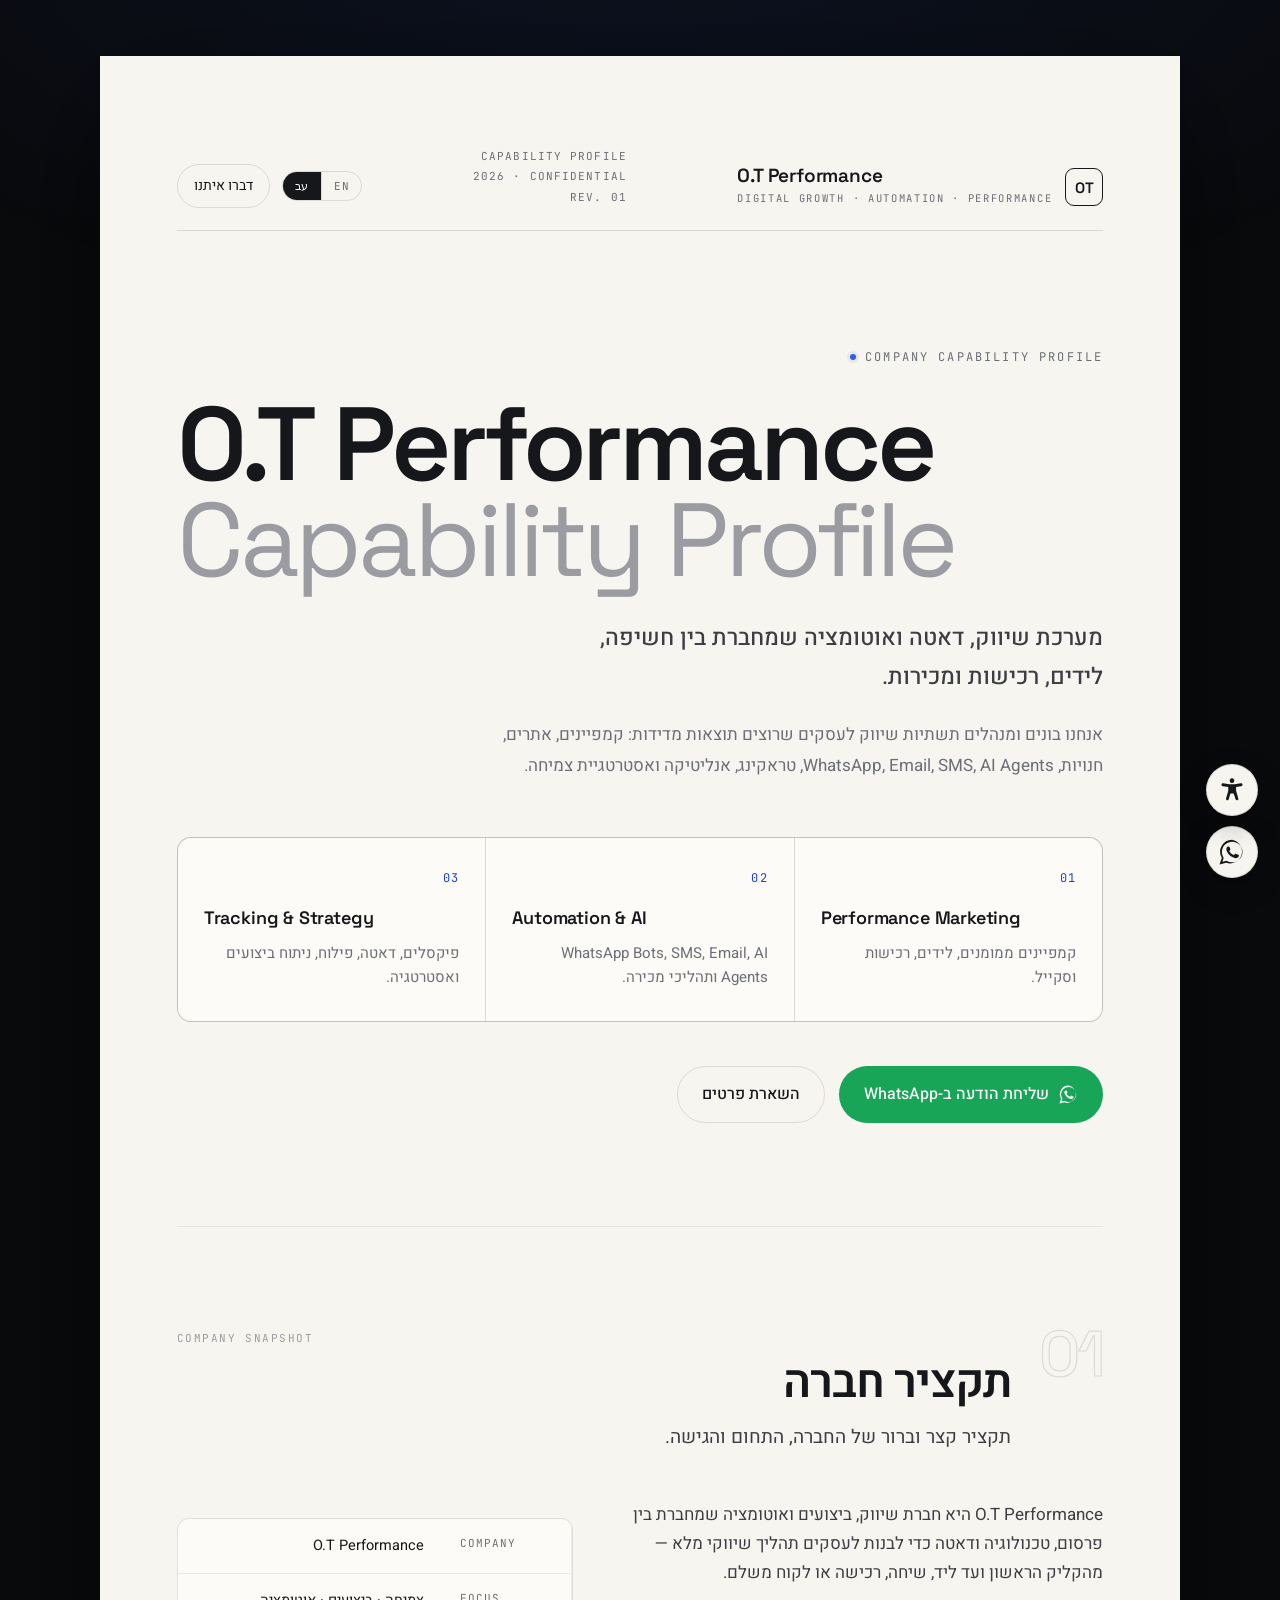
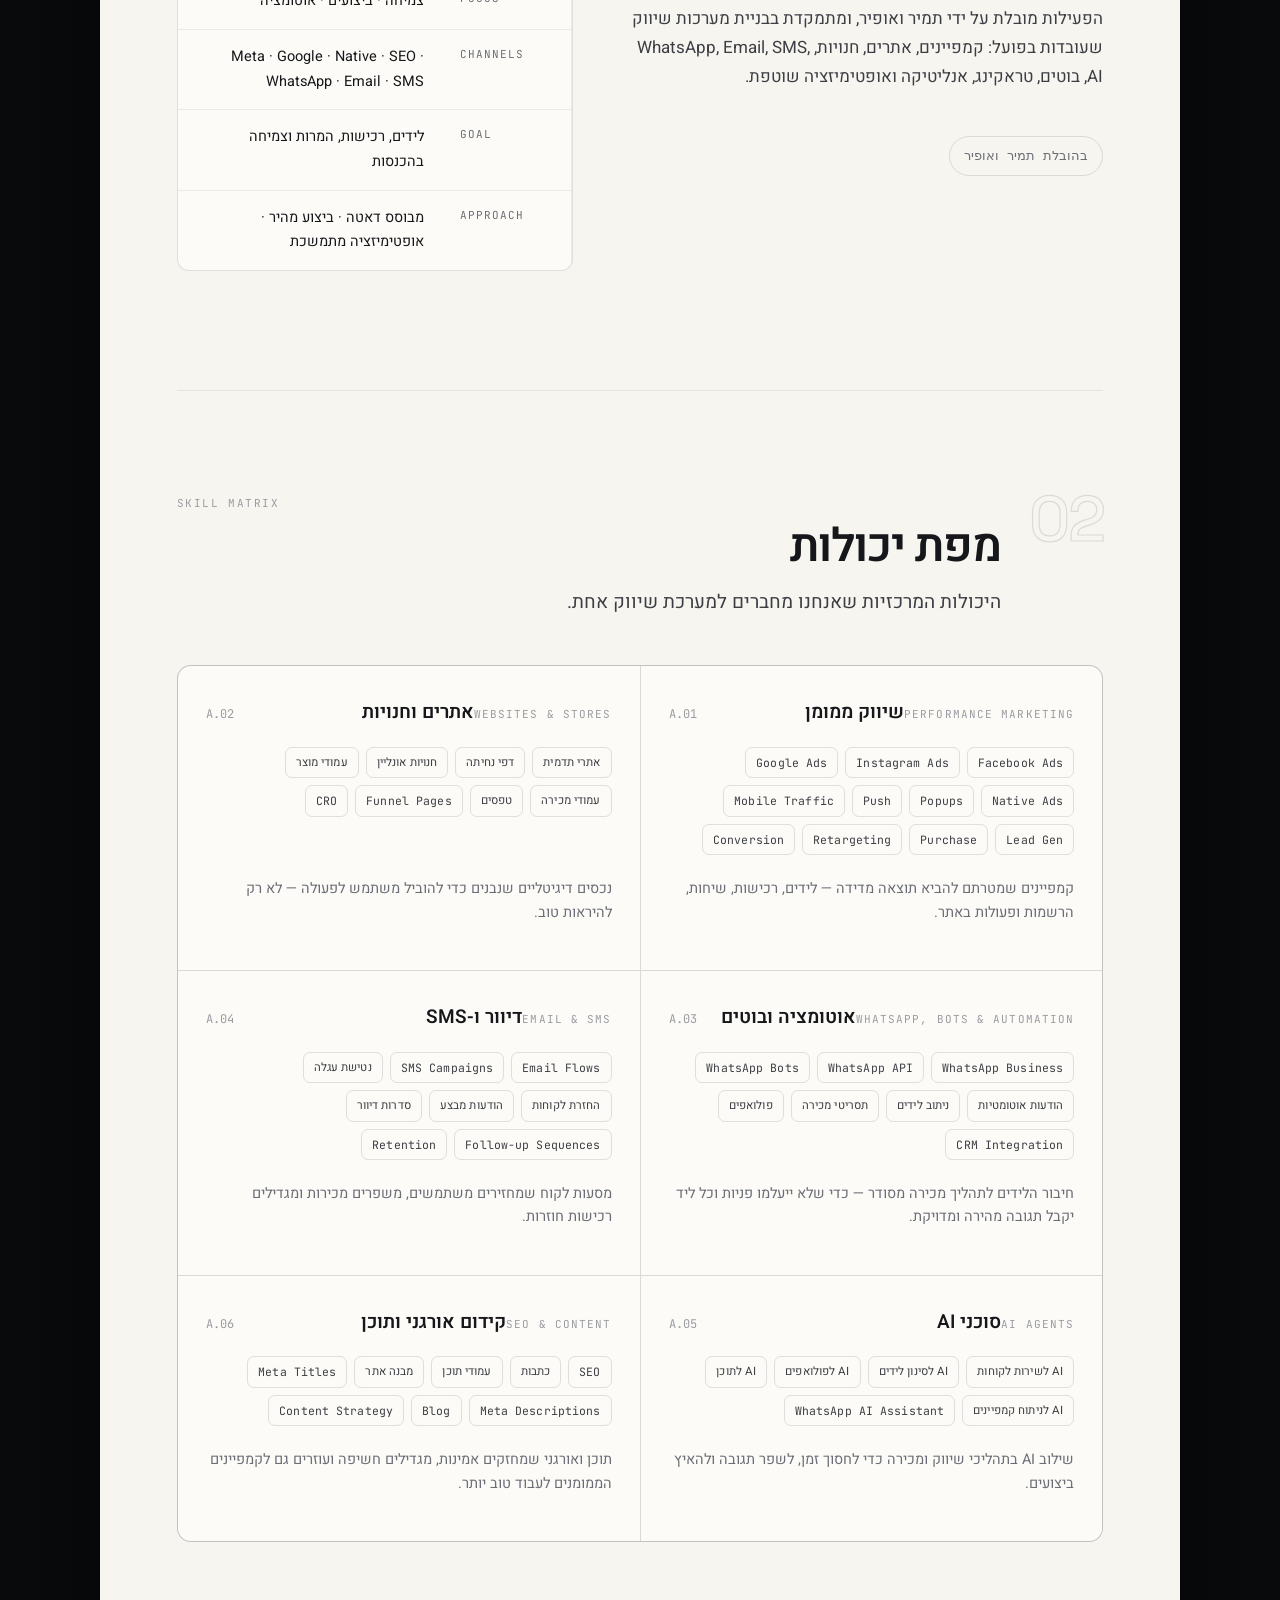
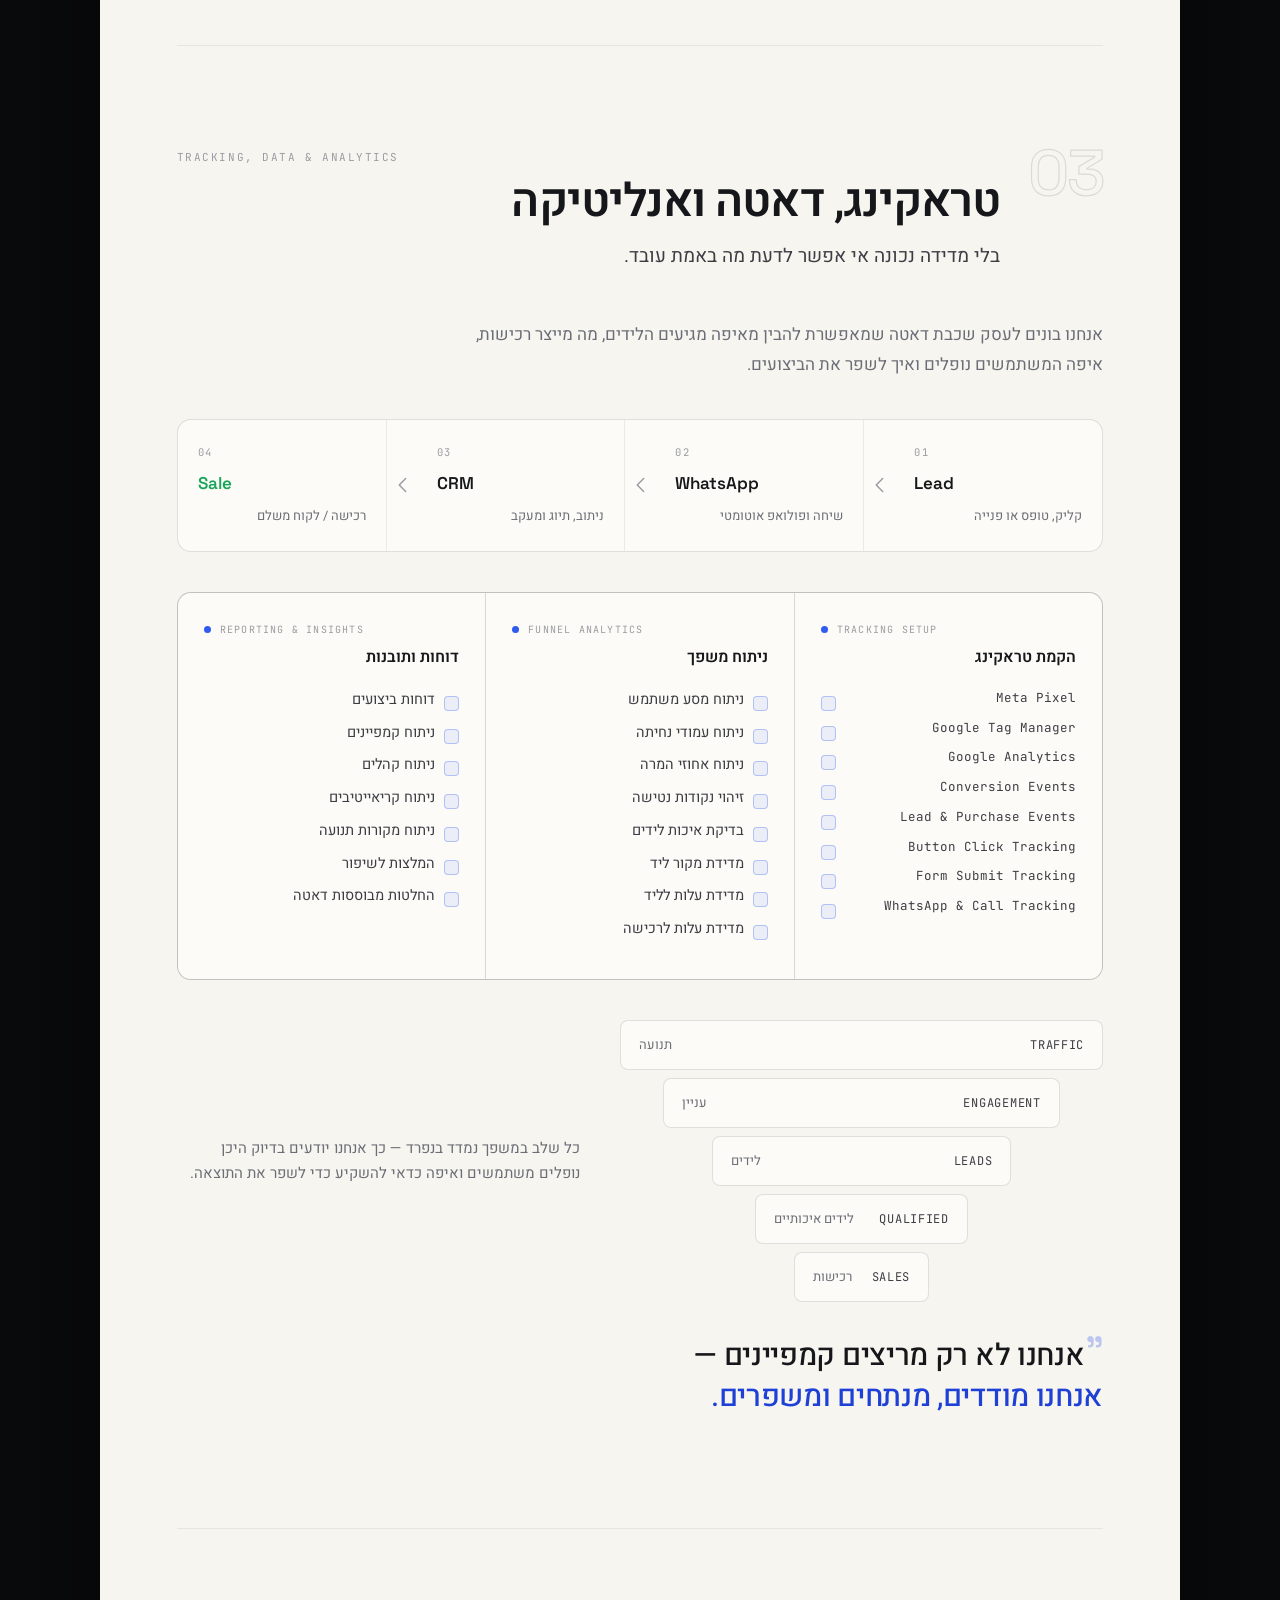
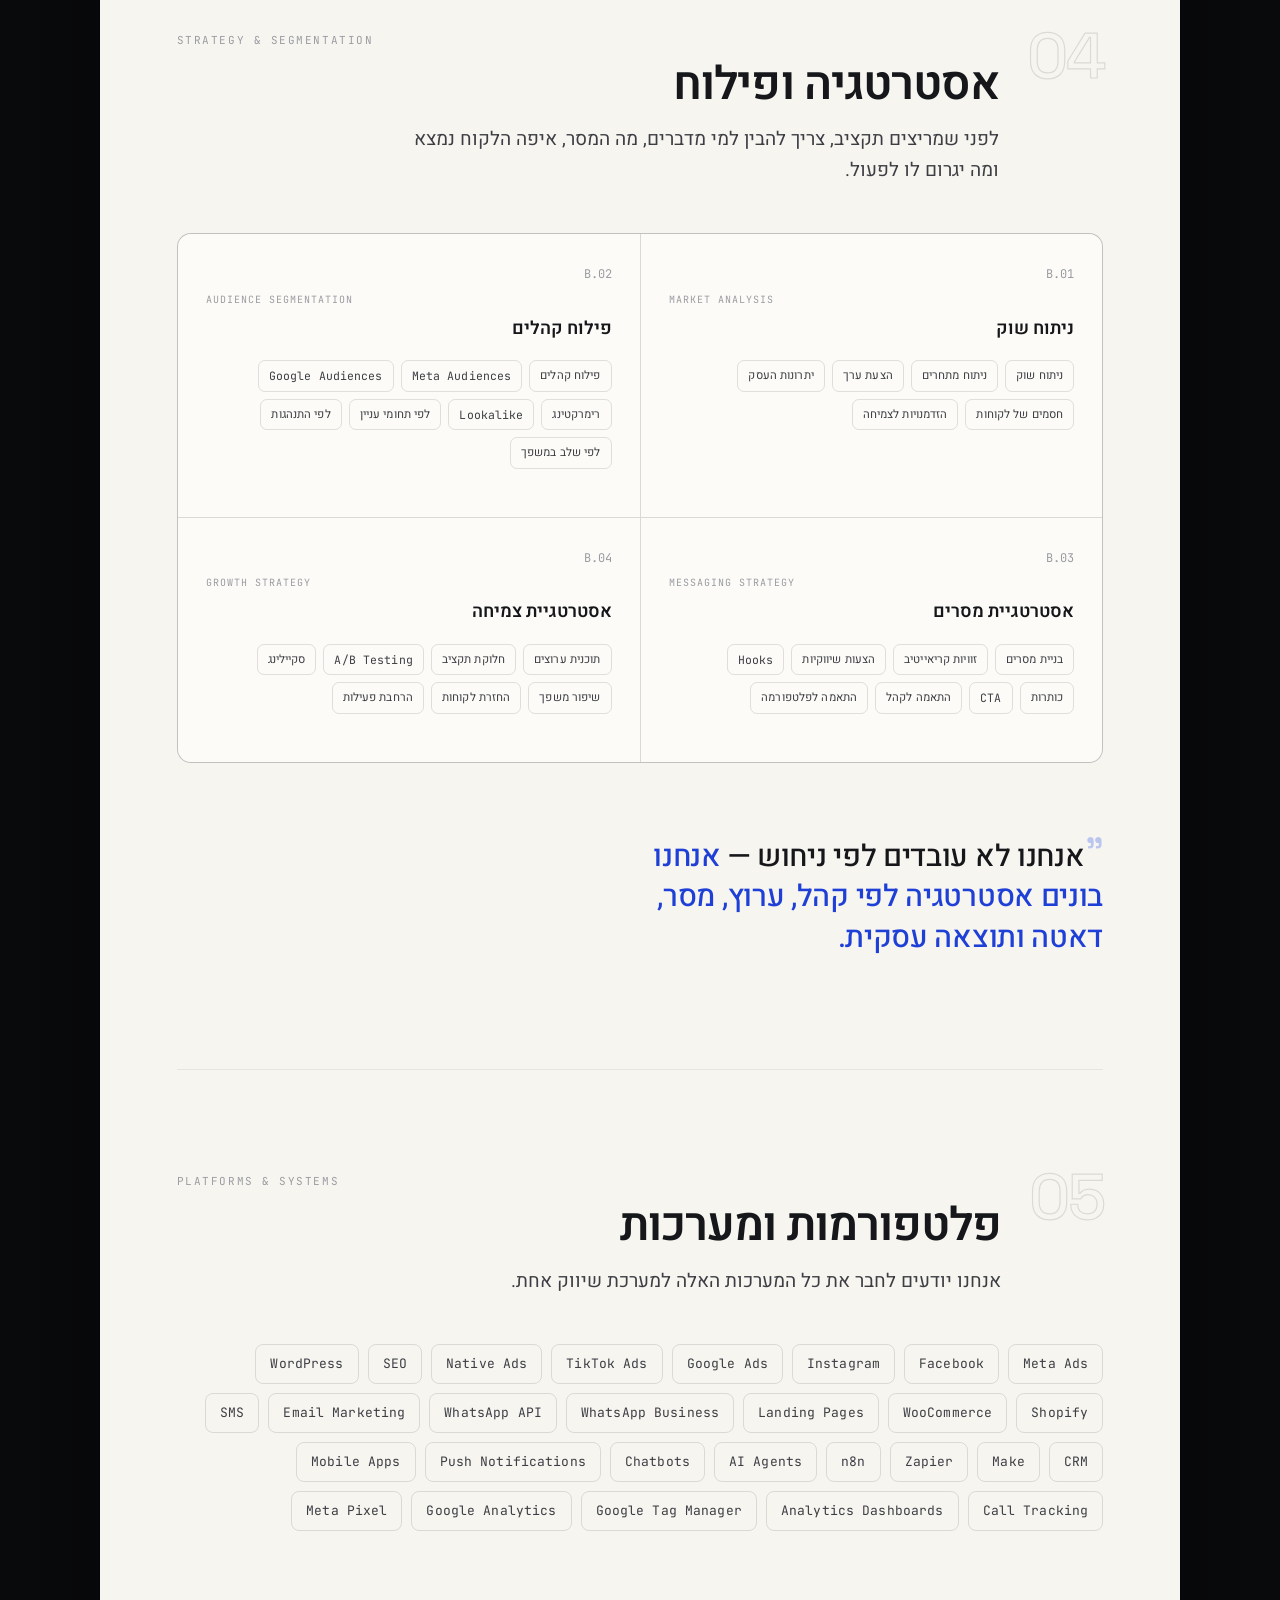
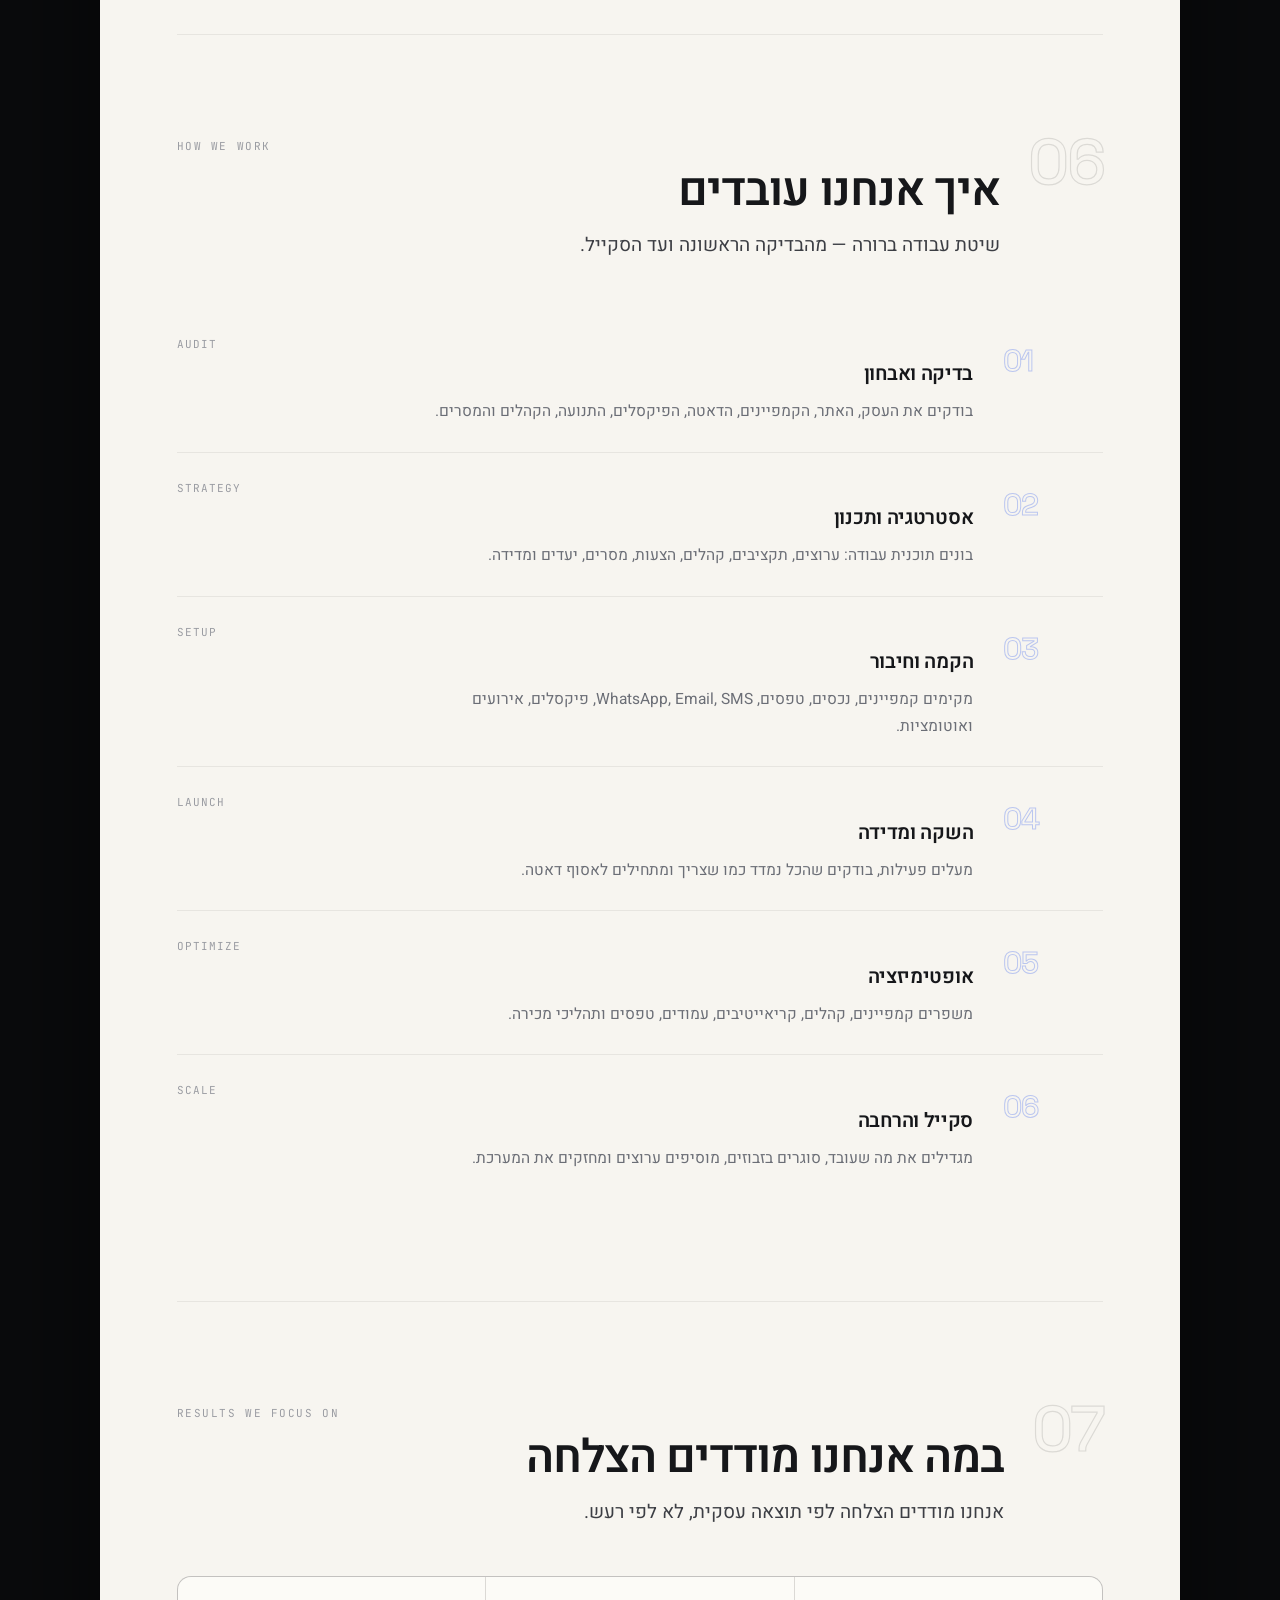
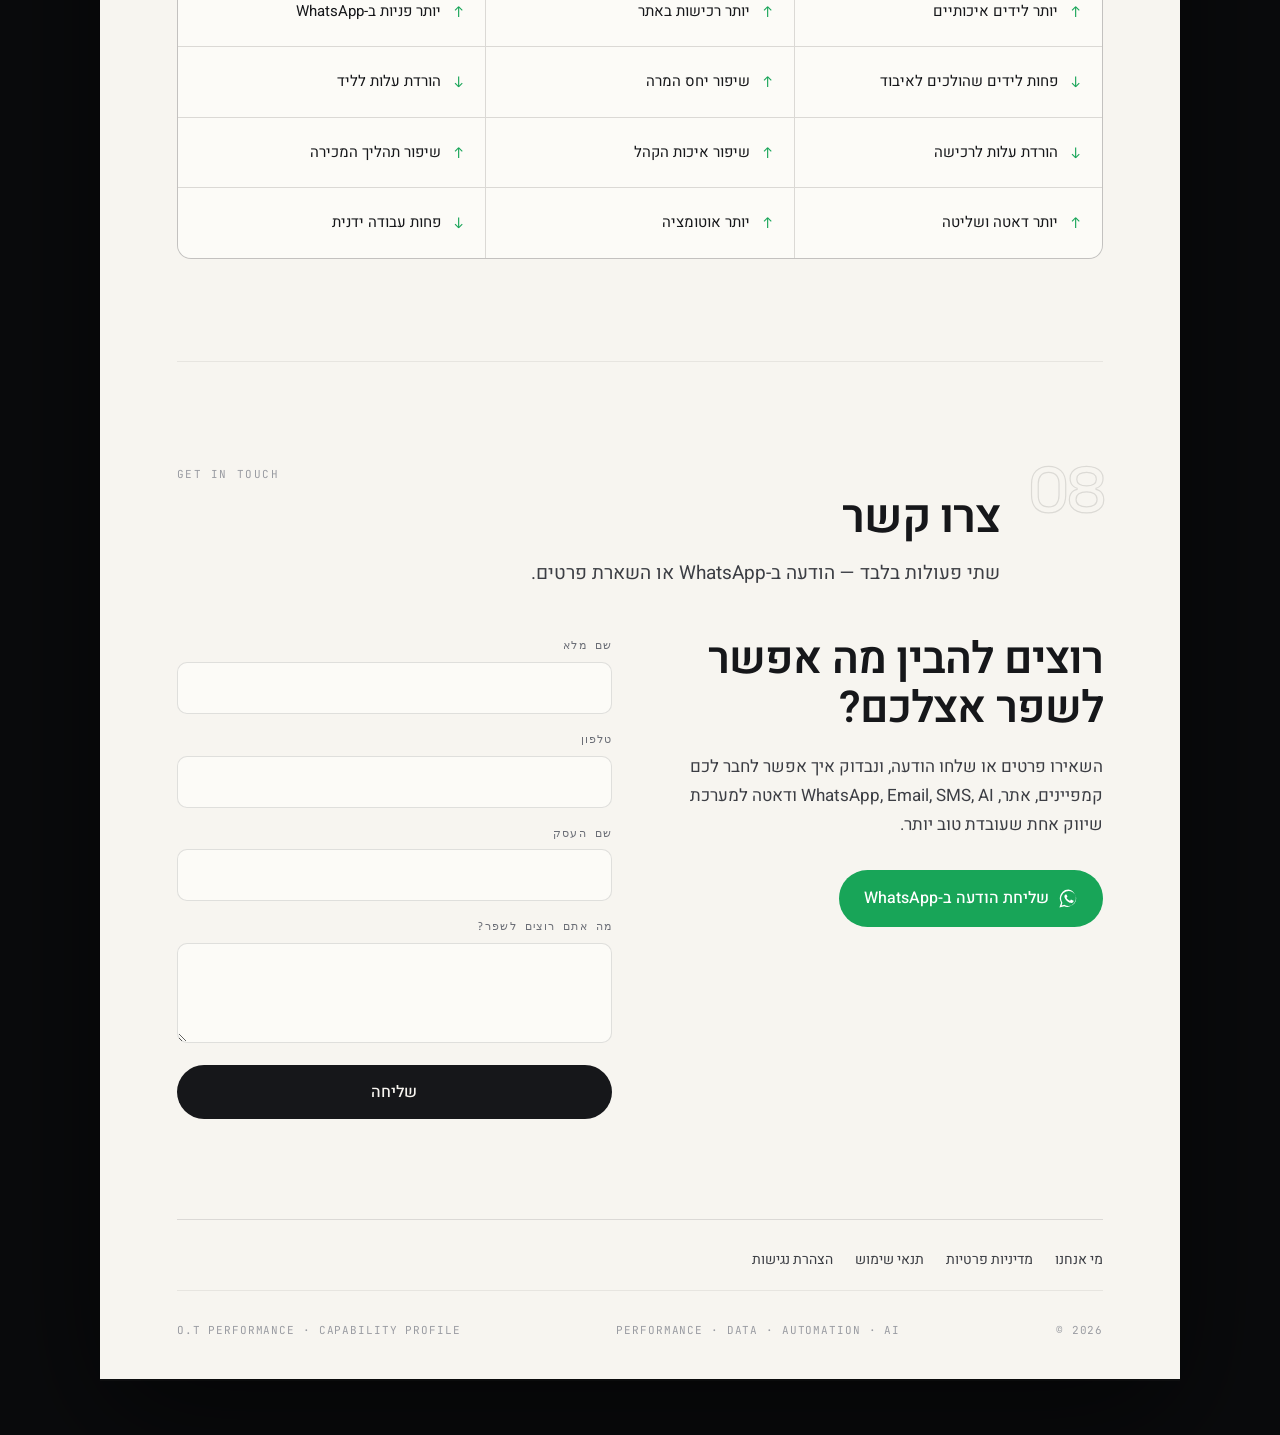
<file: index.html>
<!DOCTYPE html>
<html lang="he" dir="rtl">
<head>
<meta charset="UTF-8">
<meta name="viewport" content="width=device-width, initial-scale=1.0">
<title>O.T Performance — שיווק, דאטה ואוטומציה</title>
<meta name="description" content="מערכת שיווק, דאטה ואוטומציה שמחברת בין חשיפה, לידים, רכישות ומכירות. קמפיינים, אתרים, WhatsApp, Email, SMS, AI ואסטרטגיית צמיחה.">
<link rel="preconnect" href="https://fonts.googleapis.com">
<link rel="preconnect" href="https://fonts.gstatic.com" crossorigin>
<link href="https://fonts.googleapis.com/css2?family=Heebo:wght@300;400;500;600;700&family=Space+Grotesk:wght@400;500;600;700&family=JetBrains+Mono:wght@400;500&display=swap" rel="stylesheet">
<link rel="stylesheet" href="styles.css">
</head>
<body>
<a class="skip-link" href="#main" data-en="Skip to main content">דילוג לתוכן הראשי</a>

<!-- ============ DOCUMENT ============ -->
<main class="doc" id="main">

  <!-- ===== Masthead ===== -->
  <header class="masthead">
    <div class="brand">
      <div class="brand-mark en">OT</div>
      <div>
        <div class="brand-name en">O.T Performance</div>
        <div class="brand-sub">Digital Growth · Automation · Performance</div>
      </div>
    </div>
    <div class="masthead-meta">
      Capability Profile<br>
      <span id="doc-year">2026</span> · Confidential<br>
      Rev. 01
    </div>
    <div class="masthead-actions">
      <div class="lang-toggle" role="group" aria-label="Language">
        <button class="lang-opt" data-lang="he" aria-pressed="true">עב</button>
        <button class="lang-opt" data-lang="en" aria-pressed="false">EN</button>
      </div>
      <a class="masthead-cta" href="#contact" data-en="Talk to us">דברו איתנו</a>
    </div>
  </header>

  <!-- ===== 00 · Hero ===== -->
  <section class="section hero reveal">
    <div class="hero-kicker eyebrow">Company Capability Profile</div>
    <h1 class="en">O.T Performance<br><span class="thin">Capability Profile</span></h1>
    <p class="hero-lead" data-en="A marketing, data and automation system that connects exposure, leads, purchases and sales.">מערכת שיווק, דאטה ואוטומציה שמחברת בין חשיפה, לידים, רכישות ומכירות.</p>
    <p class="hero-body" data-en="We build and manage marketing infrastructure for businesses that want measurable results: campaigns, websites, stores, WhatsApp, Email, SMS, AI Agents, tracking, analytics and growth strategy.">אנחנו בונים ומנהלים תשתיות שיווק לעסקים שרוצים תוצאות מדידות: קמפיינים, אתרים, חנויות, WhatsApp, Email, SMS, AI Agents, טראקינג, אנליטיקה ואסטרטגיית צמיחה.</p>

    <div class="hero-cards">
      <div class="hero-card">
        <div class="num">01</div>
        <div class="t en">Performance Marketing</div>
        <div class="d" data-en="Paid campaigns, leads, purchases and scale.">קמפיינים ממומנים, לידים, רכישות וסקייל.</div>
      </div>
      <div class="hero-card">
        <div class="num">02</div>
        <div class="t en">Automation &amp; AI</div>
        <div class="d" data-en="WhatsApp Bots, SMS, Email, AI Agents and sales processes.">WhatsApp Bots, SMS, Email, AI Agents ותהליכי מכירה.</div>
      </div>
      <div class="hero-card">
        <div class="num">03</div>
        <div class="t en">Tracking &amp; Strategy</div>
        <div class="d" data-en="Pixels, data, segmentation, performance analysis and strategy.">פיקסלים, דאטה, פילוח, ניתוח ביצועים ואסטרטגיה.</div>
      </div>
    </div>

    <div class="cta-row">
      <a class="btn btn-wa" href="https://wa.me/972500000000" target="_blank" rel="noopener">
        <svg viewBox="0 0 24 24" fill="currentColor"><path d="M17.5 14.4c-.3-.2-1.7-.8-2-.9-.3-.1-.5-.2-.6.2-.2.3-.7.9-.8 1-.2.2-.3.2-.6.1-.3-.2-1.2-.5-2.3-1.4-.9-.8-1.4-1.7-1.6-2-.2-.3 0-.5.1-.6l.5-.5c.1-.2.2-.3.3-.5 0-.2 0-.4 0-.5 0-.2-.6-1.5-.9-2-.2-.5-.4-.4-.6-.4h-.5c-.2 0-.5.1-.7.3-.3.3-1 1-1 2.4s1 2.8 1.2 3c.2.2 2 3.1 4.9 4.3.7.3 1.2.5 1.6.6.7.2 1.3.2 1.8.1.5-.1 1.7-.7 1.9-1.4.2-.7.2-1.2.2-1.4-.1-.1-.3-.2-.6-.3M12 21.5a9.4 9.4 0 0 1-4.8-1.3l-.3-.2-3.6.9 1-3.5-.2-.4A9.5 9.5 0 1 1 12 21.5m0-20.8a11 11 0 0 0-9.4 16.6L.5 23.5l6-1.6A11 11 0 1 0 12 .7"/></svg>
        <span data-en="Message us on WhatsApp">שליחת הודעה ב-WhatsApp</span>
      </a>
      <a class="btn btn-ghost" href="#contact" data-en="Leave details">השארת פרטים</a>
    </div>
  </section>

  <!-- ===== 01 · תקציר חברה ===== -->
  <section class="section reveal">
    <div class="section-head">
      <div class="section-num en">01</div>
      <div class="section-titles">
        <span class="en-label">Company Snapshot</span>
        <span class="he-title" data-en="Company Snapshot">תקציר חברה</span>
        <span class="he-sub" data-en="A short, clear overview of the company, focus and approach.">תקציר קצר וברור של החברה, התחום והגישה.</span>
      </div>
    </div>

    <div class="snapshot-grid">
      <div class="snapshot-body">
        <p data-en="O.T Performance is a marketing, performance and automation company that connects advertising, technology and data to build a complete marketing process for businesses — from the first click to a lead, call, purchase or paying customer.">O.T Performance היא חברת שיווק, ביצועים ואוטומציה שמחברת בין פרסום, טכנולוגיה ודאטה כדי לבנות לעסקים תהליך שיווקי מלא — מהקליק הראשון ועד ליד, שיחה, רכישה או לקוח משלם.</p>
        <p data-en="The company is led by Tamir and Ofir, and focuses on building marketing systems that actually work: campaigns, websites, stores, WhatsApp, Email, SMS, AI, bots, tracking, analytics and ongoing optimization.">הפעילות מובלת על ידי תמיר ואופיר, ומתמקדת בבניית מערכות שיווק שעובדות בפועל: קמפיינים, אתרים, חנויות, WhatsApp, Email, SMS, AI, בוטים, טראקינג, אנליטיקה ואופטימיזציה שוטפת.</p>
        <div class="founders" data-en="Led by Tamir &amp; Ofir">בהובלת תמיר ואופיר</div>
      </div>

      <dl class="spec-table">
        <div class="spec-row"><dt>Company</dt><dd>O.T Performance</dd></div>
        <div class="spec-row"><dt>Focus</dt><dd data-en="Growth · Performance · Automation">צמיחה · ביצועים · אוטומציה</dd></div>
        <div class="spec-row"><dt>Channels</dt><dd>Meta · Google · Native · SEO · WhatsApp · Email · SMS</dd></div>
        <div class="spec-row"><dt>Goal</dt><dd data-en="Leads, purchases, conversions and revenue growth">לידים, רכישות, המרות וצמיחה בהכנסות</dd></div>
        <div class="spec-row"><dt>Approach</dt><dd data-en="Data-driven · fast execution · continuous optimization">מבוסס דאטה · ביצוע מהיר · אופטימיזציה מתמשכת</dd></div>
      </dl>
    </div>
  </section>

  <!-- ===== 02 · מפת יכולות ===== -->
  <section class="section reveal">
    <div class="section-head">
      <div class="section-num en">02</div>
      <div class="section-titles">
        <span class="en-label">Skill Matrix</span>
        <span class="he-title" data-en="Skill Matrix">מפת יכולות</span>
        <span class="he-sub" data-en="The core capabilities we connect into a single marketing system.">היכולות המרכזיות שאנחנו מחברים למערכת שיווק אחת.</span>
      </div>
    </div>

    <div class="matrix">
      <div class="cap">
        <div class="cap-head">
          <div><span class="en">Performance Marketing</span><span class="he-cap-title" data-en="Performance Marketing">שיווק ממומן</span></div>
          <span class="idx">A.01</span>
        </div>
        <div class="tags">
          <span class="tag">Facebook Ads</span><span class="tag">Instagram Ads</span><span class="tag">Google Ads</span><span class="tag">Native Ads</span><span class="tag">Popups</span><span class="tag">Push</span><span class="tag">Mobile Traffic</span><span class="tag">Lead Gen</span><span class="tag">Purchase</span><span class="tag">Retargeting</span><span class="tag">Conversion</span>
        </div>
        <p class="cap-note" data-en="Campaigns built to deliver measurable outcomes: leads, purchases, calls, sign-ups and on-site actions.">קמפיינים שמטרתם להביא תוצאה מדידה — לידים, רכישות, שיחות, הרשמות ופעולות באתר.</p>
      </div>

      <div class="cap">
        <div class="cap-head">
          <div><span class="en">Websites &amp; Stores</span><span class="he-cap-title" data-en="Websites &amp; Stores">אתרים וחנויות</span></div>
          <span class="idx">A.02</span>
        </div>
        <div class="tags">
          <span class="tag he" data-en="Brand Sites">אתרי תדמית</span><span class="tag he" data-en="Landing Pages">דפי נחיתה</span><span class="tag he" data-en="Online Stores">חנויות אונליין</span><span class="tag he" data-en="Product Pages">עמודי מוצר</span><span class="tag he" data-en="Sales Pages">עמודי מכירה</span><span class="tag he" data-en="Forms">טפסים</span><span class="tag">Funnel Pages</span><span class="tag">CRO</span>
        </div>
        <p class="cap-note" data-en="Digital assets built to drive action — not just to look good.">נכסים דיגיטליים שנבנים כדי להוביל משתמש לפעולה — לא רק להיראות טוב.</p>
      </div>

      <div class="cap">
        <div class="cap-head">
          <div><span class="en">WhatsApp, Bots &amp; Automation</span><span class="he-cap-title" data-en="WhatsApp, Bots &amp; Automation">אוטומציה ובוטים</span></div>
          <span class="idx">A.03</span>
        </div>
        <div class="tags">
          <span class="tag">WhatsApp Business</span><span class="tag">WhatsApp API</span><span class="tag">WhatsApp Bots</span><span class="tag he" data-en="Auto Messages">הודעות אוטומטיות</span><span class="tag he" data-en="Lead Routing">ניתוב לידים</span><span class="tag he" data-en="Sales Scripts">תסריטי מכירה</span><span class="tag he" data-en="Follow-ups">פולואפים</span><span class="tag">CRM Integration</span>
        </div>
        <p class="cap-note" data-en="Connecting leads to a structured sales process — so no inquiry is missed and every lead gets a fast, accurate response.">חיבור הלידים לתהליך מכירה מסודר — כדי שלא ייעלמו פניות וכל ליד יקבל תגובה מהירה ומדויקת.</p>
      </div>

      <div class="cap">
        <div class="cap-head">
          <div><span class="en">Email &amp; SMS</span><span class="he-cap-title" data-en="Email &amp; SMS Marketing">דיוור ו-SMS</span></div>
          <span class="idx">A.04</span>
        </div>
        <div class="tags">
          <span class="tag">Email Flows</span><span class="tag">SMS Campaigns</span><span class="tag he" data-en="Cart Abandonment">נטישת עגלה</span><span class="tag he" data-en="Win-back">החזרת לקוחות</span><span class="tag he" data-en="Promo Messages">הודעות מבצע</span><span class="tag he" data-en="Email Series">סדרות דיוור</span><span class="tag">Follow-up Sequences</span><span class="tag">Retention</span>
        </div>
        <p class="cap-note" data-en="Customer journeys that bring users back, improve sales and grow repeat purchases.">מסעות לקוח שמחזירים משתמשים, משפרים מכירות ומגדילים רכישות חוזרות.</p>
      </div>

      <div class="cap">
        <div class="cap-head">
          <div><span class="en">AI Agents</span><span class="he-cap-title" data-en="AI Agents">סוכני AI</span></div>
          <span class="idx">A.05</span>
        </div>
        <div class="tags">
          <span class="tag he" data-en="AI Customer Service">AI לשירות לקוחות</span><span class="tag he" data-en="AI Lead Qualifier">AI לסינון לידים</span><span class="tag he" data-en="AI Follow-ups">AI לפולואפים</span><span class="tag he" data-en="AI Content">AI לתוכן</span><span class="tag he" data-en="AI Campaign Analysis">AI לניתוח קמפיינים</span><span class="tag">WhatsApp AI Assistant</span>
        </div>
        <p class="cap-note" data-en="Embedding AI into marketing and sales to save time, improve response and accelerate performance.">שילוב AI בתהליכי שיווק ומכירה כדי לחסוך זמן, לשפר תגובה ולהאיץ ביצועים.</p>
      </div>

      <div class="cap">
        <div class="cap-head">
          <div><span class="en">SEO &amp; Content</span><span class="he-cap-title" data-en="SEO &amp; Content">קידום אורגני ותוכן</span></div>
          <span class="idx">A.06</span>
        </div>
        <div class="tags">
          <span class="tag">SEO</span><span class="tag he" data-en="Articles">כתבות</span><span class="tag he" data-en="Content Pages">עמודי תוכן</span><span class="tag he" data-en="Site Structure">מבנה אתר</span><span class="tag">Meta Titles</span><span class="tag">Meta Descriptions</span><span class="tag">Blog</span><span class="tag">Content Strategy</span>
        </div>
        <p class="cap-note" data-en="Content and organic that strengthen credibility, increase reach and help paid campaigns perform better.">תוכן ואורגני שמחזקים אמינות, מגדילים חשיפה ועוזרים גם לקמפיינים הממומנים לעבוד טוב יותר.</p>
      </div>
    </div>
  </section>

  <!-- ===== 03 · טראקינג, דאטה ואנליטיקה ===== -->
  <section class="section reveal">
    <div class="section-head">
      <div class="section-num en">03</div>
      <div class="section-titles">
        <span class="en-label">Tracking, Data &amp; Analytics</span>
        <span class="he-title" data-en="Tracking, Data &amp; Analytics">טראקינג, דאטה ואנליטיקה</span>
        <span class="he-sub" data-en="Without proper measurement, you can't know what really works.">בלי מדידה נכונה אי אפשר לדעת מה באמת עובד.</span>
      </div>
    </div>

    <p class="hero-body" style="max-width:64ch;margin-bottom:38px" data-en="We build a data layer that reveals where leads come from, what drives purchases, where users drop off and how to improve performance.">אנחנו בונים לעסק שכבת דאטה שמאפשרת להבין מאיפה מגיעים הלידים, מה מייצר רכישות, איפה המשתמשים נופלים ואיך לשפר את הביצועים.</p>

    <!-- flow -->
    <div class="flow">
      <div class="flow-node">
        <span class="step">01</span>
        <span class="label en">Lead</span>
        <span class="sub" data-en="Click, form or inquiry">קליק, טופס או פנייה</span>
      </div>
      <div class="flow-arrow"><svg width="22" height="22" viewBox="0 0 24 24" fill="none" stroke="currentColor" stroke-width="1.6"><path d="M16 5l-7 7 7 7" stroke-linecap="round" stroke-linejoin="round"/></svg></div>
      <div class="flow-node">
        <span class="step">02</span>
        <span class="label en">WhatsApp</span>
        <span class="sub" data-en="Conversation &amp; auto follow-up">שיחה ופולואפ אוטומטי</span>
      </div>
      <div class="flow-arrow"><svg width="22" height="22" viewBox="0 0 24 24" fill="none" stroke="currentColor" stroke-width="1.6"><path d="M16 5l-7 7 7 7" stroke-linecap="round" stroke-linejoin="round"/></svg></div>
      <div class="flow-node">
        <span class="step">03</span>
        <span class="label en">CRM</span>
        <span class="sub" data-en="Routing, tagging &amp; tracking">ניתוב, תיוג ומעקב</span>
      </div>
      <div class="flow-arrow"><svg width="22" height="22" viewBox="0 0 24 24" fill="none" stroke="currentColor" stroke-width="1.6"><path d="M16 5l-7 7 7 7" stroke-linecap="round" stroke-linejoin="round"/></svg></div>
      <div class="flow-node is-final">
        <span class="step">04</span>
        <span class="label en">Sale</span>
        <span class="sub" data-en="Purchase / paying customer">רכישה / לקוח משלם</span>
      </div>
    </div>

    <!-- three columns -->
    <div class="tri">
      <div class="tri-col">
        <div class="tri-en">Tracking Setup</div>
        <h4 data-en="Tracking Setup">הקמת טראקינג</h4>
        <ul class="checklist">
          <li class="en">Meta Pixel</li>
          <li class="en">Google Tag Manager</li>
          <li class="en">Google Analytics</li>
          <li class="en">Conversion Events</li>
          <li class="en">Lead &amp; Purchase Events</li>
          <li class="en">Button Click Tracking</li>
          <li class="en">Form Submit Tracking</li>
          <li class="en">WhatsApp &amp; Call Tracking</li>
        </ul>
      </div>
      <div class="tri-col">
        <div class="tri-en">Funnel Analytics</div>
        <h4 data-en="Funnel Analytics">ניתוח משפך</h4>
        <ul class="checklist">
          <li data-en="User journey analysis">ניתוח מסע משתמש</li>
          <li data-en="Landing page analysis">ניתוח עמודי נחיתה</li>
          <li data-en="Conversion rate analysis">ניתוח אחוזי המרה</li>
          <li data-en="Drop-off detection">זיהוי נקודות נטישה</li>
          <li data-en="Lead quality checks">בדיקת איכות לידים</li>
          <li data-en="Lead source measurement">מדידת מקור ליד</li>
          <li data-en="Cost per lead">מדידת עלות לליד</li>
          <li data-en="Cost per purchase">מדידת עלות לרכישה</li>
        </ul>
      </div>
      <div class="tri-col">
        <div class="tri-en">Reporting &amp; Insights</div>
        <h4 data-en="Reporting &amp; Insights">דוחות ותובנות</h4>
        <ul class="checklist">
          <li data-en="Performance reports">דוחות ביצועים</li>
          <li data-en="Campaign analysis">ניתוח קמפיינים</li>
          <li data-en="Audience analysis">ניתוח קהלים</li>
          <li data-en="Creative analysis">ניתוח קריאייטיבים</li>
          <li data-en="Traffic source analysis">ניתוח מקורות תנועה</li>
          <li data-en="Improvement recommendations">המלצות לשיפור</li>
          <li data-en="Data-driven decisions">החלטות מבוססות דאטה</li>
        </ul>
      </div>
    </div>

    <!-- funnel -->
    <div class="funnel-wrap">
      <div class="funnel">
        <div class="funnel-stage" style="width:100%"><span class="en">Traffic</span><span class="he">תנועה</span></div>
        <div class="funnel-stage" style="width:82%"><span class="en">Engagement</span><span class="he">עניין</span></div>
        <div class="funnel-stage" style="width:62%"><span class="en">Leads</span><span class="he">לידים</span></div>
        <div class="funnel-stage" style="width:44%"><span class="en">Qualified</span><span class="he">לידים איכותיים</span></div>
        <div class="funnel-stage" style="width:28%"><span class="en">Sales</span><span class="he">רכישות</span></div>
      </div>
      <p class="funnel-note" data-en="Each funnel stage is measured separately — so we know exactly where users drop off and where to invest in order to improve the outcome.">כל שלב במשפך נמדד בנפרד — כך אנחנו יודעים בדיוק היכן נופלים משתמשים ואיפה כדאי להשקיע כדי לשפר את התוצאה.</p>
    </div>

    <blockquote class="pull"><span class="pull-mark">"</span><span data-en="We don't just run campaigns — ">אנחנו לא רק מריצים קמפיינים — </span><span class="hl" data-en="we measure, analyze and improve.">אנחנו מודדים, מנתחים ומשפרים.</span></blockquote>
  </section>

  <!-- ===== 04 · אסטרטגיה ופילוח ===== -->
  <section class="section reveal">
    <div class="section-head">
      <div class="section-num en">04</div>
      <div class="section-titles">
        <span class="en-label">Strategy &amp; Segmentation</span>
        <span class="he-title" data-en="Strategy &amp; Segmentation">אסטרטגיה ופילוח</span>
        <span class="he-sub" data-en="Before spending budget, you need to know who you're talking to, what the message is, where the customer is and what will make them act.">לפני שמריצים תקציב, צריך להבין למי מדברים, מה המסר, איפה הלקוח נמצא ומה יגרום לו לפעול.</span>
      </div>
    </div>

    <div class="quad">
      <div class="quad-cell">
        <div class="qn">B.01</div>
        <div class="quad-en">Market Analysis</div>
        <h4 data-en="Market Analysis">ניתוח שוק</h4>
        <div class="tags">
          <span class="tag he" data-en="Market Research">ניתוח שוק</span><span class="tag he" data-en="Competitor Analysis">ניתוח מתחרים</span><span class="tag he" data-en="Value Proposition">הצעת ערך</span><span class="tag he" data-en="Business Strengths">יתרונות העסק</span><span class="tag he" data-en="Customer Barriers">חסמים של לקוחות</span><span class="tag he" data-en="Growth Opportunities">הזדמנויות לצמיחה</span>
        </div>
      </div>
      <div class="quad-cell">
        <div class="qn">B.02</div>
        <div class="quad-en">Audience Segmentation</div>
        <h4 data-en="Audience Segmentation">פילוח קהלים</h4>
        <div class="tags">
          <span class="tag he" data-en="Audience Segments">פילוח קהלים</span><span class="tag">Meta Audiences</span><span class="tag">Google Audiences</span><span class="tag he" data-en="Remarketing">רימרקטינג</span><span class="tag">Lookalike</span><span class="tag he" data-en="By Interest">לפי תחומי עניין</span><span class="tag he" data-en="By Behavior">לפי התנהגות</span><span class="tag he" data-en="By Funnel Stage">לפי שלב במשפך</span>
        </div>
      </div>
      <div class="quad-cell">
        <div class="qn">B.03</div>
        <div class="quad-en">Messaging Strategy</div>
        <h4 data-en="Messaging Strategy">אסטרטגיית מסרים</h4>
        <div class="tags">
          <span class="tag he" data-en="Message Building">בניית מסרים</span><span class="tag he" data-en="Creative Angles">זוויות קריאייטיב</span><span class="tag he" data-en="Marketing Offers">הצעות שיווקיות</span><span class="tag">Hooks</span><span class="tag he" data-en="Headlines">כותרות</span><span class="tag">CTA</span><span class="tag he" data-en="Audience Fit">התאמה לקהל</span><span class="tag he" data-en="Platform Fit">התאמה לפלטפורמה</span>
        </div>
      </div>
      <div class="quad-cell">
        <div class="qn">B.04</div>
        <div class="quad-en">Growth Strategy</div>
        <h4 data-en="Growth Strategy">אסטרטגיית צמיחה</h4>
        <div class="tags">
          <span class="tag he" data-en="Channel Plan">תוכנית ערוצים</span><span class="tag he" data-en="Budget Allocation">חלוקת תקציב</span><span class="tag">A/B Testing</span><span class="tag he" data-en="Scaling">סקיילינג</span><span class="tag he" data-en="Funnel Improvement">שיפור משפך</span><span class="tag he" data-en="Retention">החזרת לקוחות</span><span class="tag he" data-en="Expansion">הרחבת פעילות</span>
        </div>
      </div>
    </div>

    <blockquote class="pull"><span class="pull-mark">"</span><span data-en="We don't work on guesses — ">אנחנו לא עובדים לפי ניחוש — </span><span class="hl" data-en="we build strategy around audience, channel, message, data and business outcome.">אנחנו בונים אסטרטגיה לפי קהל, ערוץ, מסר, דאטה ותוצאה עסקית.</span></blockquote>
  </section>

  <!-- ===== 05 · פלטפורמות ===== -->
  <section class="section reveal">
    <div class="section-head">
      <div class="section-num en">05</div>
      <div class="section-titles">
        <span class="en-label">Platforms &amp; Systems</span>
        <span class="he-title" data-en="Platforms &amp; Systems">פלטפורמות ומערכות</span>
        <span class="he-sub" data-en="We connect all these systems into a single marketing engine.">אנחנו יודעים לחבר את כל המערכות האלה למערכת שיווק אחת.</span>
      </div>
    </div>

    <div class="platforms">
      <span class="tag">Meta Ads</span><span class="tag">Facebook</span><span class="tag">Instagram</span><span class="tag">Google Ads</span><span class="tag">TikTok Ads</span><span class="tag">Native Ads</span><span class="tag">SEO</span><span class="tag">WordPress</span><span class="tag">Shopify</span><span class="tag">WooCommerce</span><span class="tag">Landing Pages</span><span class="tag">WhatsApp Business</span><span class="tag">WhatsApp API</span><span class="tag">Email Marketing</span><span class="tag">SMS</span><span class="tag">CRM</span><span class="tag">Make</span><span class="tag">Zapier</span><span class="tag">n8n</span><span class="tag">AI Agents</span><span class="tag">Chatbots</span><span class="tag">Push Notifications</span><span class="tag">Mobile Apps</span><span class="tag">Call Tracking</span><span class="tag">Analytics Dashboards</span><span class="tag">Google Tag Manager</span><span class="tag">Google Analytics</span><span class="tag">Meta Pixel</span>
    </div>
  </section>

  <!-- ===== 06 · תהליך עבודה ===== -->
  <section class="section reveal">
    <div class="section-head">
      <div class="section-num en">06</div>
      <div class="section-titles">
        <span class="en-label">How We Work</span>
        <span class="he-title" data-en="How We Work">איך אנחנו עובדים</span>
        <span class="he-sub" data-en="A clear method — from the first audit to scale.">שיטת עבודה ברורה — מהבדיקה הראשונה ועד הסקייל.</span>
      </div>
    </div>

    <div class="timeline">
      <div class="tl-step">
        <div class="tl-num en">01</div>
        <div class="tl-body"><span class="tl-en">Audit</span><h4 data-en="Audit">בדיקה ואבחון</h4><p data-en="We review the business, website, campaigns, data, pixels, traffic, audiences and messaging.">בודקים את העסק, האתר, הקמפיינים, הדאטה, הפיקסלים, התנועה, הקהלים והמסרים.</p></div>
      </div>
      <div class="tl-step">
        <div class="tl-num en">02</div>
        <div class="tl-body"><span class="tl-en">Strategy</span><h4 data-en="Strategy">אסטרטגיה ותכנון</h4><p data-en="We build a plan: channels, budgets, audiences, offers, messaging, goals and measurement.">בונים תוכנית עבודה: ערוצים, תקציבים, קהלים, הצעות, מסרים, יעדים ומדידה.</p></div>
      </div>
      <div class="tl-step">
        <div class="tl-num en">03</div>
        <div class="tl-body"><span class="tl-en">Setup</span><h4 data-en="Setup">הקמה וחיבור</h4><p data-en="We set up campaigns, assets, forms, WhatsApp, Email, SMS, pixels, events and automations.">מקימים קמפיינים, נכסים, טפסים, WhatsApp, Email, SMS, פיקסלים, אירועים ואוטומציות.</p></div>
      </div>
      <div class="tl-step">
        <div class="tl-num en">04</div>
        <div class="tl-body"><span class="tl-en">Launch</span><h4 data-en="Launch">השקה ומדידה</h4><p data-en="We go live, verify everything is tracked correctly and start collecting data.">מעלים פעילות, בודקים שהכל נמדד כמו שצריך ומתחילים לאסוף דאטה.</p></div>
      </div>
      <div class="tl-step">
        <div class="tl-num en">05</div>
        <div class="tl-body"><span class="tl-en">Optimize</span><h4 data-en="Optimize">אופטימיזציה</h4><p data-en="We improve campaigns, audiences, creatives, pages, forms and sales processes.">משפרים קמפיינים, קהלים, קריאייטיבים, עמודים, טפסים ותהליכי מכירה.</p></div>
      </div>
      <div class="tl-step">
        <div class="tl-num en">06</div>
        <div class="tl-body"><span class="tl-en">Scale</span><h4 data-en="Scale">סקייל והרחבה</h4><p data-en="We scale what works, cut waste, add channels and strengthen the system.">מגדילים את מה שעובד, סוגרים בזבוזים, מוסיפים ערוצים ומחזקים את המערכת.</p></div>
      </div>
    </div>
  </section>

  <!-- ===== 07 · תוצאות ===== -->
  <section class="section reveal">
    <div class="section-head">
      <div class="section-num en">07</div>
      <div class="section-titles">
        <span class="en-label">Results We Focus On</span>
        <span class="he-title" data-en="Results We Focus On">במה אנחנו מודדים הצלחה</span>
        <span class="he-sub" data-en="We measure success by business outcomes, not by noise.">אנחנו מודדים הצלחה לפי תוצאה עסקית, לא לפי רעש.</span>
      </div>
    </div>

    <div class="results">
      <div class="result"><span class="ar">&#8593;</span><span data-en="More qualified leads">יותר לידים איכותיים</span></div>
      <div class="result"><span class="ar">&#8593;</span><span data-en="More online purchases">יותר רכישות באתר</span></div>
      <div class="result"><span class="ar">&#8593;</span><span data-en="More WhatsApp inquiries">יותר פניות ב-WhatsApp</span></div>
      <div class="result"><span class="ar">&#8595;</span><span data-en="Fewer leads lost">פחות לידים שהולכים לאיבוד</span></div>
      <div class="result"><span class="ar">&#8593;</span><span data-en="Higher conversion rate">שיפור יחס המרה</span></div>
      <div class="result"><span class="ar">&#8595;</span><span data-en="Lower cost per lead">הורדת עלות לליד</span></div>
      <div class="result"><span class="ar">&#8595;</span><span data-en="Lower cost per purchase">הורדת עלות לרכישה</span></div>
      <div class="result"><span class="ar">&#8593;</span><span data-en="Better audience quality">שיפור איכות הקהל</span></div>
      <div class="result"><span class="ar">&#8593;</span><span data-en="Improved sales process">שיפור תהליך המכירה</span></div>
      <div class="result"><span class="ar">&#8593;</span><span data-en="More data and control">יותר דאטה ושליטה</span></div>
      <div class="result"><span class="ar">&#8593;</span><span data-en="More automation">יותר אוטומציה</span></div>
      <div class="result"><span class="ar">&#8595;</span><span data-en="Less manual work">פחות עבודה ידנית</span></div>
    </div>
  </section>

  <!-- ===== 08 · צרו קשר ===== -->
  <section class="section contact reveal" id="contact">
    <div class="section-head">
      <div class="section-num en">08</div>
      <div class="section-titles">
        <span class="en-label">Get In Touch</span>
        <span class="he-title" data-en="Get In Touch">צרו קשר</span>
        <span class="he-sub" data-en="Just two actions — message on WhatsApp or leave your details.">שתי פעולות בלבד — הודעה ב-WhatsApp או השארת פרטים.</span>
      </div>
    </div>

    <div class="contact-grid">
      <div>
        <h2 data-en="Want to see what can be improved in your business?">רוצים להבין מה אפשר לשפר אצלכם?</h2>
        <p class="contact-lead" data-en="Leave your details or send a message, and we'll look at how to connect campaigns, website, WhatsApp, Email, SMS, AI and data into one marketing system that works better.">השאירו פרטים או שלחו הודעה, ונבדוק איך אפשר לחבר לכם קמפיינים, אתר, WhatsApp, Email, SMS, AI ודאטה למערכת שיווק אחת שעובדת טוב יותר.</p>
        <div class="cta-row" style="margin-top:0">
          <a class="btn btn-wa" href="https://wa.me/972500000000" target="_blank" rel="noopener">
            <svg viewBox="0 0 24 24" fill="currentColor"><path d="M17.5 14.4c-.3-.2-1.7-.8-2-.9-.3-.1-.5-.2-.6.2-.2.3-.7.9-.8 1-.2.2-.3.2-.6.1-.3-.2-1.2-.5-2.3-1.4-.9-.8-1.4-1.7-1.6-2-.2-.3 0-.5.1-.6l.5-.5c.1-.2.2-.3.3-.5 0-.2 0-.4 0-.5 0-.2-.6-1.5-.9-2-.2-.5-.4-.4-.6-.4h-.5c-.2 0-.5.1-.7.3-.3.3-1 1-1 2.4s1 2.8 1.2 3c.2.2 2 3.1 4.9 4.3.7.3 1.2.5 1.6.6.7.2 1.3.2 1.8.1.5-.1 1.7-.7 1.9-1.4.2-.7.2-1.2.2-1.4-.1-.1-.3-.2-.6-.3M12 21.5a9.4 9.4 0 0 1-4.8-1.3l-.3-.2-3.6.9 1-3.5-.2-.4A9.5 9.5 0 1 1 12 21.5m0-20.8a11 11 0 0 0-9.4 16.6L.5 23.5l6-1.6A11 11 0 1 0 12 .7"/></svg>
            <span data-en="Message us on WhatsApp">שליחת הודעה ב-WhatsApp</span>
          </a>
        </div>
      </div>

      <div>
        <form id="lead-form">
          <div class="field">
            <label for="f-name" data-en="Full name">שם מלא</label>
            <input id="f-name" name="name" type="text" required autocomplete="name">
          </div>
          <div class="field">
            <label for="f-phone" data-en="Phone">טלפון</label>
            <input id="f-phone" name="phone" type="tel" required autocomplete="tel">
          </div>
          <div class="field">
            <label for="f-biz" data-en="Business name">שם העסק</label>
            <input id="f-biz" name="business" type="text">
          </div>
          <div class="field">
            <label for="f-msg" data-en="What would you like to improve?">מה אתם רוצים לשפר?</label>
            <textarea id="f-msg" name="message" rows="3"></textarea>
          </div>
          <button class="btn btn-primary" type="submit" data-en="Send">שליחה</button>
        </form>
        <div class="form-success" id="form-success">
          <div class="ok"><svg width="20" height="20" viewBox="0 0 24 24" fill="none" stroke="currentColor" stroke-width="2.4"><path d="M5 12l4.5 4.5L19 7" stroke-linecap="round" stroke-linejoin="round"/></svg></div>
          <div data-en="Got it. We'll get back to you shortly.">הפרטים התקבלו. נחזור אליכם בהקדם.</div>
        </div>
      </div>
    </div>
  </section>

  <!-- ===== Footer ===== -->
  <nav class="footer-nav" aria-label="קישורים נוספים">
    <a href="pages/about.html" data-en="About">מי אנחנו</a>
    <a href="pages/privacy.html" data-en="Privacy">מדיניות פרטיות</a>
    <a href="pages/terms.html" data-en="Terms">תנאי שימוש</a>
    <a href="pages/accessibility.html" data-en="Accessibility">הצהרת נגישות</a>
  </nav>
  <footer class="doc-footer">
    <span>O.T Performance · Capability Profile</span>
    <span>Performance · Data · Automation · AI</span>
    <span>&copy; <span id="doc-year-2">2026</span></span>
  </footer>

</main>

<!-- Floating WhatsApp -->
<a class="wa-float" href="https://wa.me/972500000000" target="_blank" rel="noopener" aria-label="WhatsApp">
  <svg viewBox="0 0 24 24" fill="currentColor"><path d="M17.5 14.4c-.3-.2-1.7-.8-2-.9-.3-.1-.5-.2-.6.2-.2.3-.7.9-.8 1-.2.2-.3.2-.6.1-.3-.2-1.2-.5-2.3-1.4-.9-.8-1.4-1.7-1.6-2-.2-.3 0-.5.1-.6l.5-.5c.1-.2.2-.3.3-.5 0-.2 0-.4 0-.5 0-.2-.6-1.5-.9-2-.2-.5-.4-.4-.6-.4h-.5c-.2 0-.5.1-.7.3-.3.3-1 1-1 2.4s1 2.8 1.2 3c.2.2 2 3.1 4.9 4.3.7.3 1.2.5 1.6.6.7.2 1.3.2 1.8.1.5-.1 1.7-.7 1.9-1.4.2-.7.2-1.2.2-1.4-.1-.1-.3-.2-.6-.3M12 21.5a9.4 9.4 0 0 1-4.8-1.3l-.3-.2-3.6.9 1-3.5-.2-.4A9.5 9.5 0 1 1 12 21.5m0-20.8a11 11 0 0 0-9.4 16.6L.5 23.5l6-1.6A11 11 0 1 0 12 .7"/></svg>
  <span class="wa-txt">WhatsApp</span>
</a>

<script src="script.js"></script>
<script src="lang.js"></script>
<script src="accessibility.js"></script>
<script>
  var y2 = document.getElementById('doc-year-2');
  if (y2) y2.textContent = new Date().getFullYear();
</script>
</body>
</html>
</file>
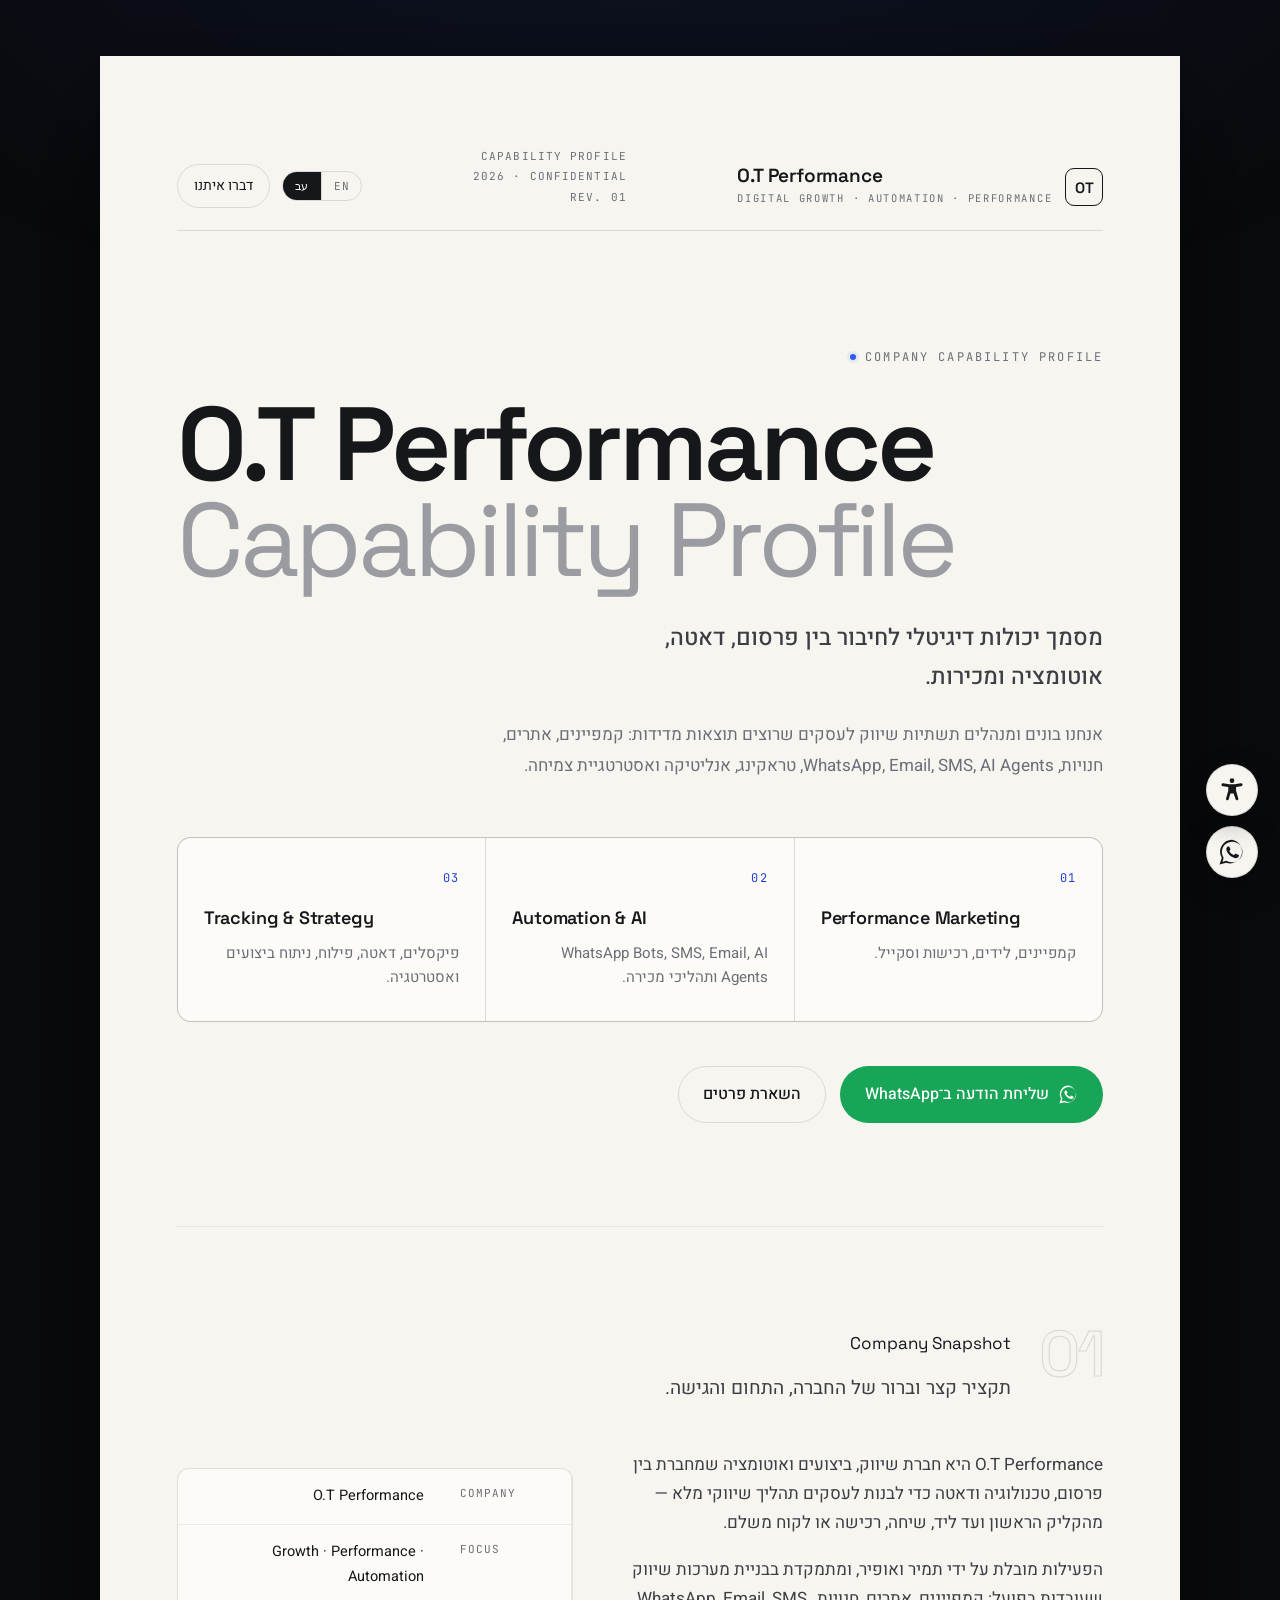
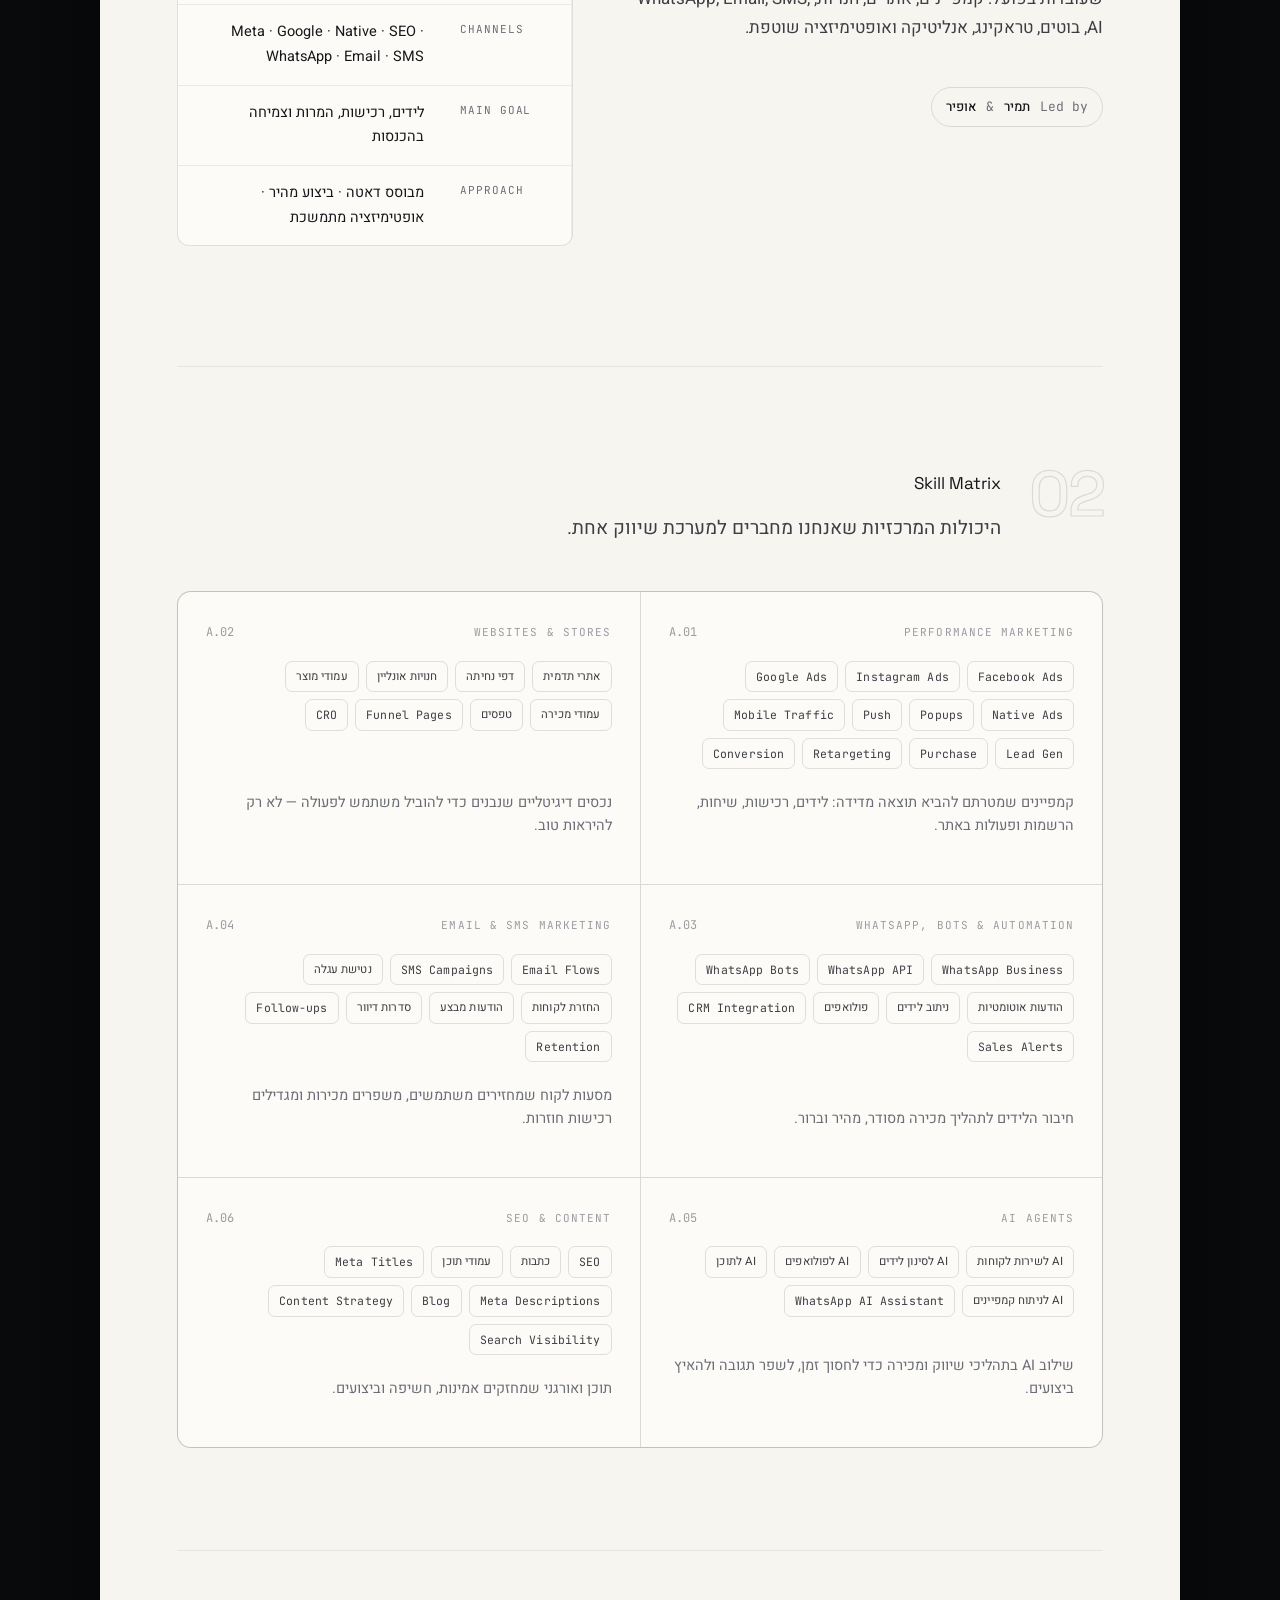
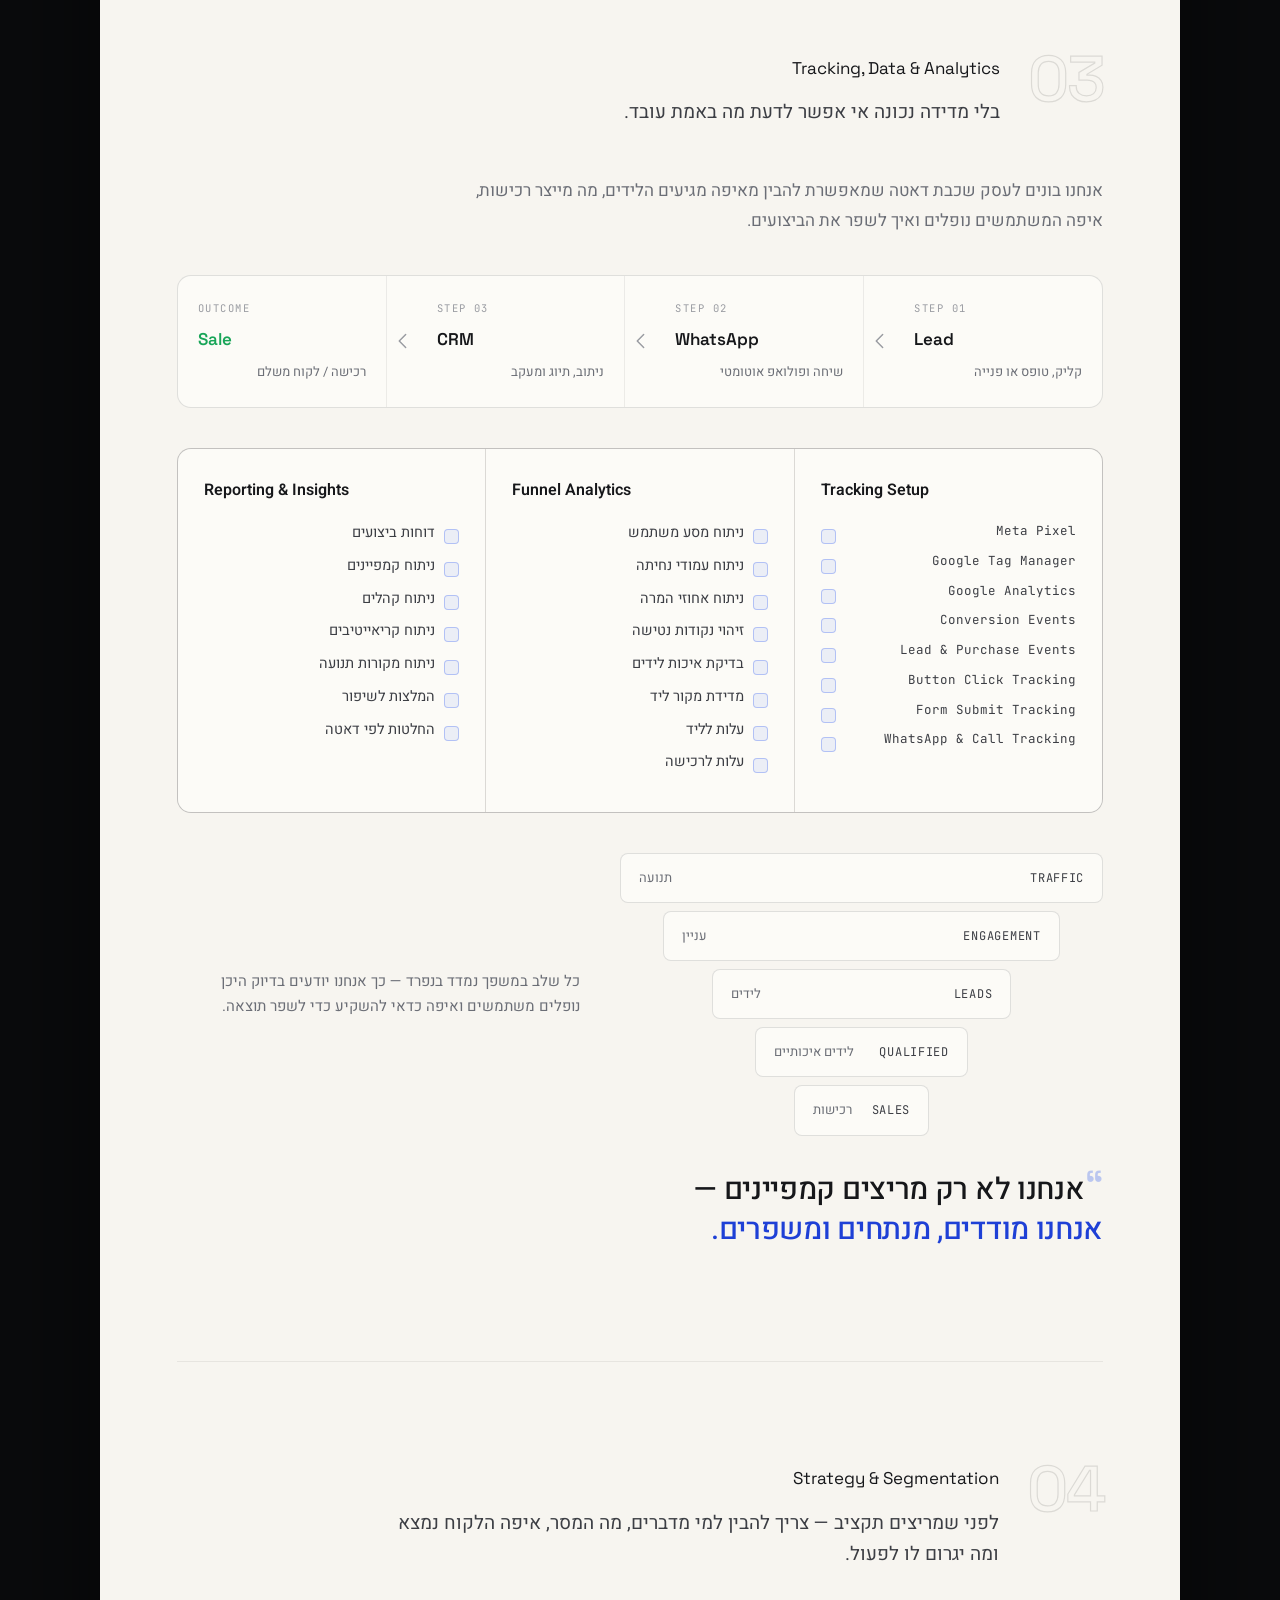
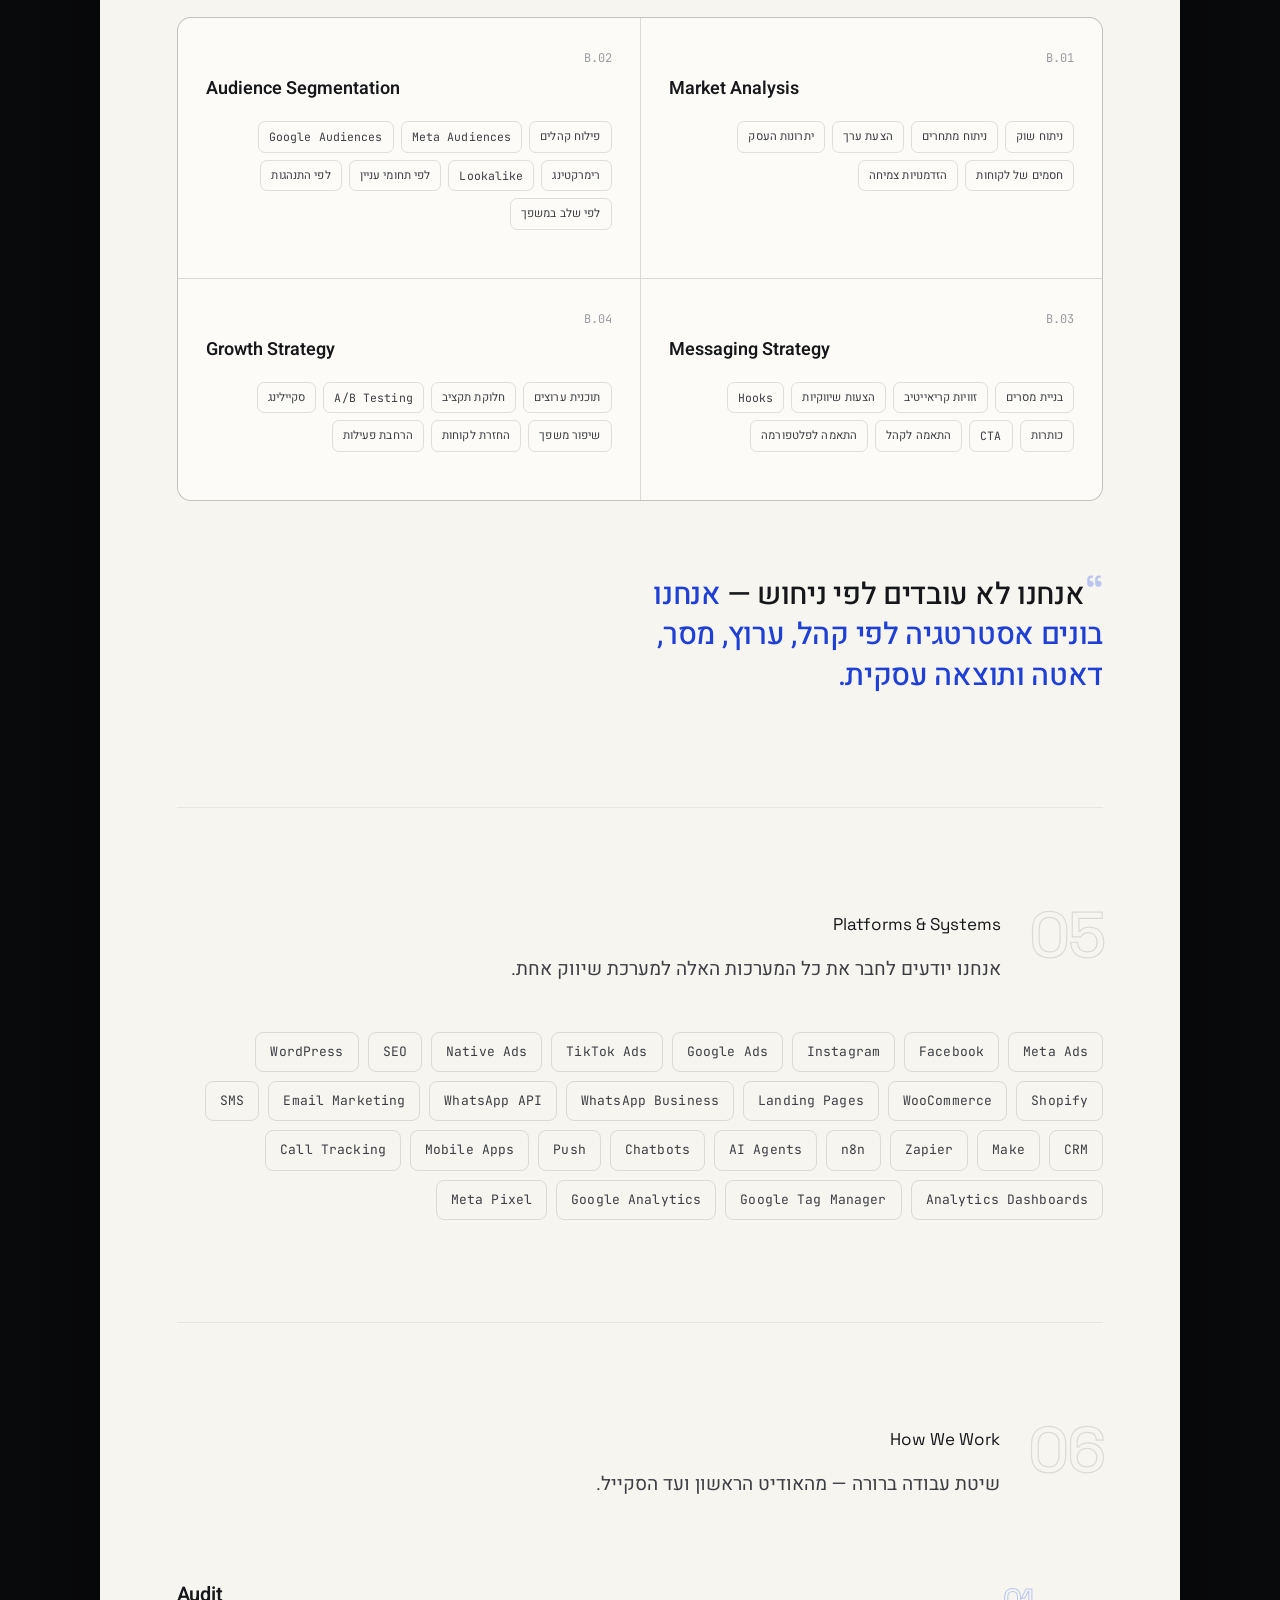
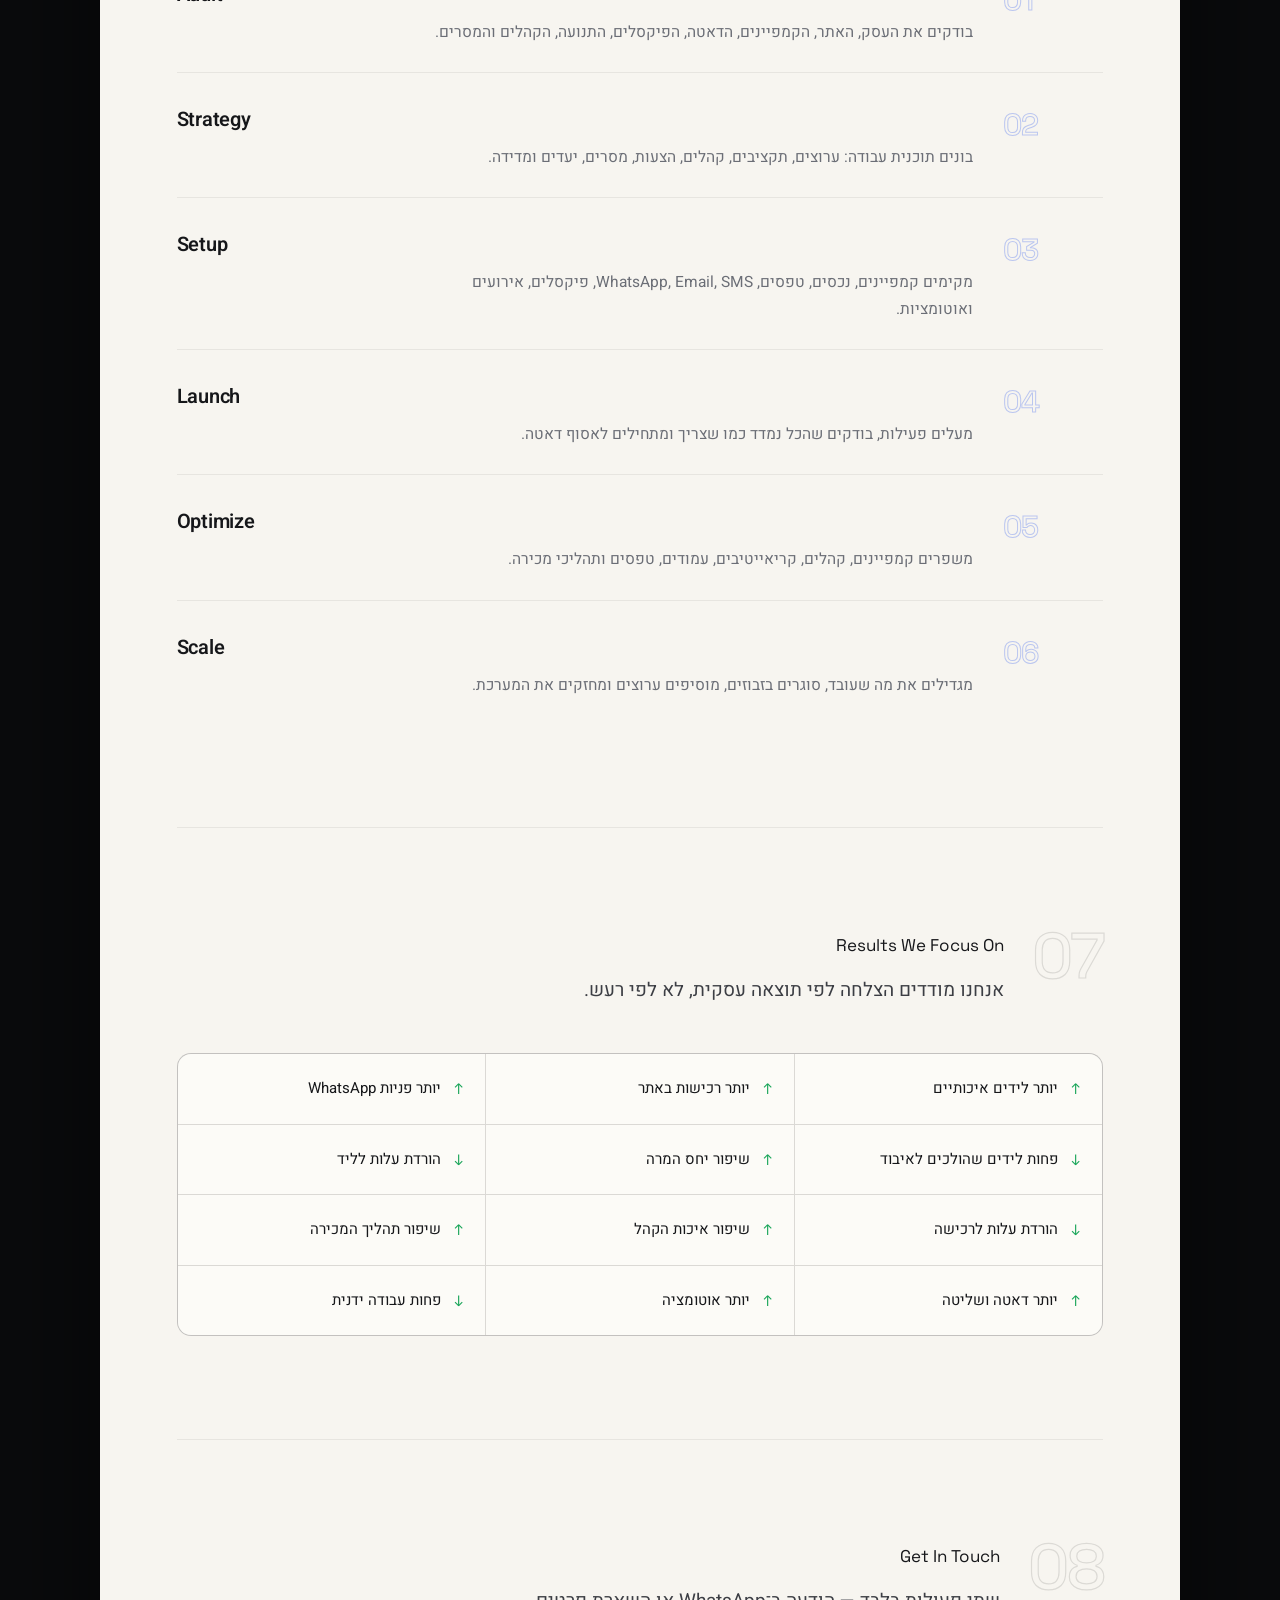
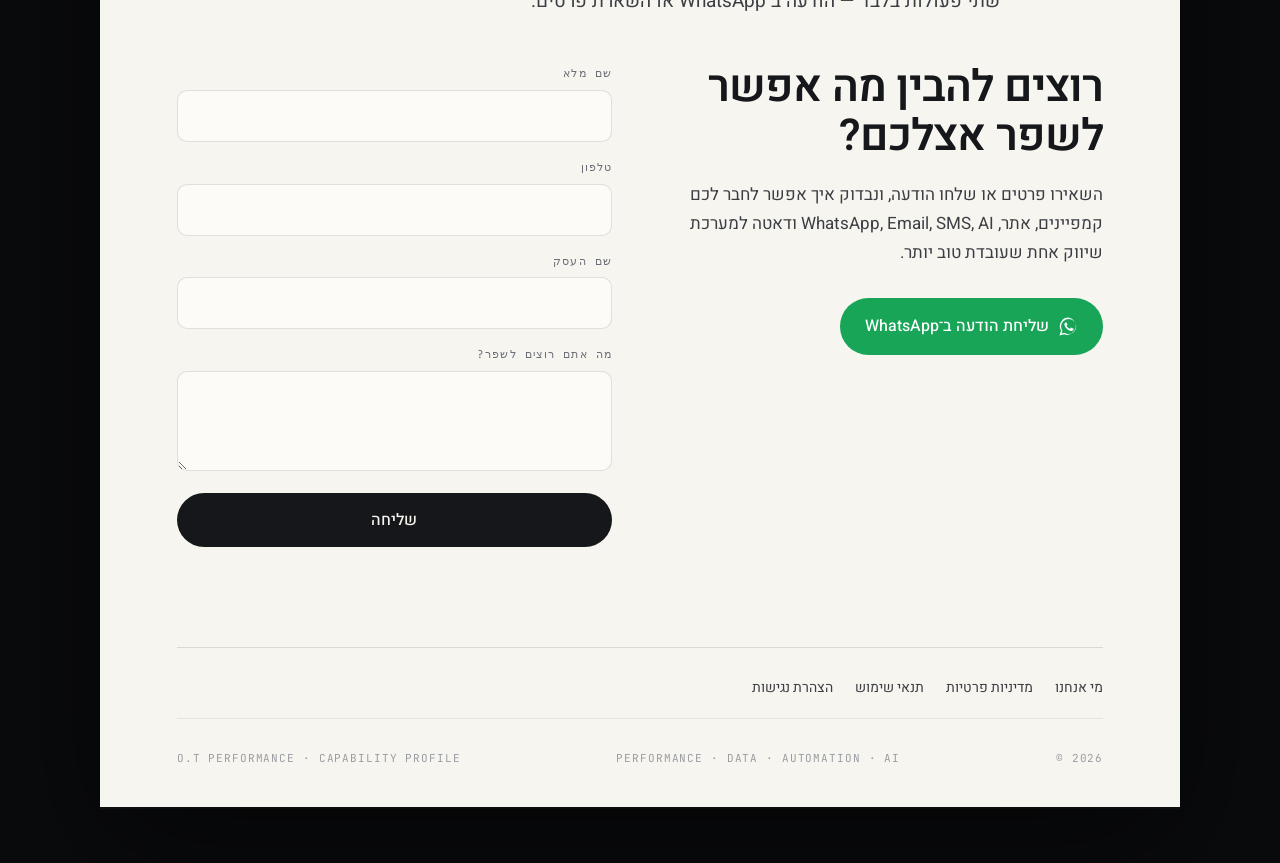
<file: O.T Performance - Capability Profile.html>
<!DOCTYPE html>
<html lang="he" dir="rtl">
<head>
<meta charset="UTF-8">
<meta name="viewport" content="width=device-width, initial-scale=1.0">
<title>O.T Performance — Capability Profile</title>
<link rel="preconnect" href="https://fonts.googleapis.com">
<link rel="preconnect" href="https://fonts.gstatic.com" crossorigin>
<link href="https://fonts.googleapis.com/css2?family=Heebo:wght@300;400;500;600;700&family=Space+Grotesk:wght@400;500;600;700&family=JetBrains+Mono:wght@400;500&display=swap" rel="stylesheet">
<link rel="stylesheet" href="styles.css">
</head>
<body>
<a class="skip-link" href="#main" data-en="Skip to main content">דילוג לתוכן הראשי</a>

<!-- ============ DOCUMENT ============ -->
<main class="doc" id="main">

  <!-- ===== Masthead ===== -->
  <header class="masthead">
    <div class="brand">
      <div class="brand-mark en">OT</div>
      <div>
        <div class="brand-name en">O.T Performance</div>
        <div class="brand-sub">Digital Growth · Automation · Performance</div>
      </div>
    </div>
    <div class="masthead-meta">
      Capability Profile<br>
      <span id="doc-year">2026</span> · Confidential<br>
      Rev. 01
    </div>
    <div class="masthead-actions">
      <div class="lang-toggle" role="group" aria-label="Language">
        <button class="lang-opt" data-lang="he" aria-pressed="true">עב</button>
        <button class="lang-opt" data-lang="en" aria-pressed="false">EN</button>
      </div>
      <a class="masthead-cta" href="#contact" data-en="Talk to us">דברו איתנו</a>
    </div>
  </header>

  <!-- ===== 00 · Hero ===== -->
  <section class="section hero reveal">
    <div class="hero-kicker eyebrow">Company Capability Profile</div>
    <h1 class="en">O.T Performance<br><span class="thin">Capability Profile</span></h1>
    <p class="hero-lead" data-en="A digital capability profile connecting advertising, data, automation and sales.">מסמך יכולות דיגיטלי לחיבור בין פרסום, דאטה, אוטומציה ומכירות.</p>
    <p class="hero-body" data-en="We build and manage marketing infrastructure for businesses that want measurable results: campaigns, websites, stores, WhatsApp, Email, SMS, AI Agents, tracking, analytics and growth strategy.">אנחנו בונים ומנהלים תשתיות שיווק לעסקים שרוצים תוצאות מדידות: קמפיינים, אתרים, חנויות, WhatsApp, Email, SMS, AI Agents, טראקינג, אנליטיקה ואסטרטגיית צמיחה.</p>

    <div class="hero-cards">
      <div class="hero-card">
        <div class="num">01</div>
        <div class="t en">Performance Marketing</div>
        <div class="d" data-en="Campaigns, leads, purchases and scale.">קמפיינים, לידים, רכישות וסקייל.</div>
      </div>
      <div class="hero-card">
        <div class="num">02</div>
        <div class="t en">Automation &amp; AI</div>
        <div class="d" data-en="WhatsApp Bots, SMS, Email, AI Agents and sales processes.">WhatsApp Bots, SMS, Email, AI Agents ותהליכי מכירה.</div>
      </div>
      <div class="hero-card">
        <div class="num">03</div>
        <div class="t en">Tracking &amp; Strategy</div>
        <div class="d" data-en="Pixels, data, segmentation, performance analysis and strategy.">פיקסלים, דאטה, פילוח, ניתוח ביצועים ואסטרטגיה.</div>
      </div>
    </div>

    <div class="cta-row">
      <a class="btn btn-wa" href="https://wa.me/972500000000" target="_blank" rel="noopener">
        <svg viewBox="0 0 24 24" fill="currentColor"><path d="M17.5 14.4c-.3-.2-1.7-.8-2-.9-.3-.1-.5-.2-.6.2-.2.3-.7.9-.8 1-.2.2-.3.2-.6.1-.3-.2-1.2-.5-2.3-1.4-.9-.8-1.4-1.7-1.6-2-.2-.3 0-.5.1-.6l.5-.5c.1-.2.2-.3.3-.5 0-.2 0-.4 0-.5 0-.2-.6-1.5-.9-2-.2-.5-.4-.4-.6-.4h-.5c-.2 0-.5.1-.7.3-.3.3-1 1-1 2.4s1 2.8 1.2 3c.2.2 2 3.1 4.9 4.3.7.3 1.2.5 1.6.6.7.2 1.3.2 1.8.1.5-.1 1.7-.7 1.9-1.4.2-.7.2-1.2.2-1.4-.1-.1-.3-.2-.6-.3M12 21.5a9.4 9.4 0 0 1-4.8-1.3l-.3-.2-3.6.9 1-3.5-.2-.4A9.5 9.5 0 1 1 12 21.5m0-20.8a11 11 0 0 0-9.4 16.6L.5 23.5l6-1.6A11 11 0 1 0 12 .7"/></svg>
        <span data-en="Message us on WhatsApp">שליחת הודעה ב־WhatsApp</span>
      </a>
      <a class="btn btn-ghost" href="#contact" data-en="Leave details">השארת פרטים</a>
    </div>
  </section>

  <!-- ===== 01 · Company Snapshot ===== -->
  <section class="section reveal">
    <div class="section-head">
      <div class="section-num en">01</div>
      <div class="section-titles">
        <span class="en">Company Snapshot</span>
        <span class="he-sub" data-en="A short, clear overview of the company, focus and approach.">תקציר קצר וברור של החברה, התחום והגישה.</span>
      </div>
    </div>

    <div class="snapshot-grid">
      <div class="snapshot-body">
        <p data-en="O.T Performance is a marketing, performance and automation company that connects advertising, technology and data to build a complete marketing process for businesses — from the first click to a lead, call, purchase or paying customer.">O.T Performance היא חברת שיווק, ביצועים ואוטומציה שמחברת בין פרסום, טכנולוגיה ודאטה כדי לבנות לעסקים תהליך שיווקי מלא — מהקליק הראשון ועד ליד, שיחה, רכישה או לקוח משלם.</p>
        <p data-en="The company is led by Tamir and Ofir, and focuses on building marketing systems that actually work: campaigns, websites, stores, WhatsApp, Email, SMS, AI, bots, tracking, analytics and ongoing optimization.">הפעילות מובלת על ידי תמיר ואופיר, ומתמקדת בבניית מערכות שיווק שעובדות בפועל: קמפיינים, אתרים, חנויות, WhatsApp, Email, SMS, AI, בוטים, טראקינג, אנליטיקה ואופטימיזציה שוטפת.</p>
        <div class="founders">Led by <b data-en="Tamir">תמיר</b> &amp; <b data-en="Ofir">אופיר</b></div>
      </div>

      <dl class="spec-table">
        <div class="spec-row"><dt>Company</dt><dd>O.T Performance</dd></div>
        <div class="spec-row"><dt>Focus</dt><dd>Growth · Performance · Automation</dd></div>
        <div class="spec-row"><dt>Channels</dt><dd>Meta · Google · Native · SEO · WhatsApp · Email · SMS</dd></div>
        <div class="spec-row"><dt>Main Goal</dt><dd data-en="Leads, purchases, conversions and revenue growth">לידים, רכישות, המרות וצמיחה בהכנסות</dd></div>
        <div class="spec-row"><dt>Approach</dt><dd data-en="Data-driven · fast execution · continuous optimization">מבוסס דאטה · ביצוע מהיר · אופטימיזציה מתמשכת</dd></div>
      </dl>
    </div>
  </section>

  <!-- ===== 02 · Skill Matrix ===== -->
  <section class="section reveal">
    <div class="section-head">
      <div class="section-num en">02</div>
      <div class="section-titles">
        <span class="en">Skill Matrix</span>
        <span class="he-sub" data-en="The core capabilities we connect into a single marketing system.">היכולות המרכזיות שאנחנו מחברים למערכת שיווק אחת.</span>
      </div>
    </div>

    <div class="matrix">
      <div class="cap">
        <div class="cap-head"><span class="en">Performance Marketing</span><span class="idx">A.01</span></div>
        <div class="tags">
          <span class="tag">Facebook Ads</span><span class="tag">Instagram Ads</span><span class="tag">Google Ads</span><span class="tag">Native Ads</span><span class="tag">Popups</span><span class="tag">Push</span><span class="tag">Mobile Traffic</span><span class="tag">Lead Gen</span><span class="tag">Purchase</span><span class="tag">Retargeting</span><span class="tag">Conversion</span>
        </div>
        <p class="cap-note" data-en="Campaigns built to deliver measurable outcomes: leads, purchases, calls, sign-ups and on-site actions.">קמפיינים שמטרתם להביא תוצאה מדידה: לידים, רכישות, שיחות, הרשמות ופעולות באתר.</p>
      </div>

      <div class="cap">
        <div class="cap-head"><span class="en">Websites &amp; Stores</span><span class="idx">A.02</span></div>
        <div class="tags">
          <span class="tag he" data-en="Brand Sites">אתרי תדמית</span><span class="tag he" data-en="Landing Pages">דפי נחיתה</span><span class="tag he" data-en="Online Stores">חנויות אונליין</span><span class="tag he" data-en="Product Pages">עמודי מוצר</span><span class="tag he" data-en="Sales Pages">עמודי מכירה</span><span class="tag he" data-en="Forms">טפסים</span><span class="tag">Funnel Pages</span><span class="tag">CRO</span>
        </div>
        <p class="cap-note" data-en="Digital assets built to drive action — not just to look good.">נכסים דיגיטליים שנבנים כדי להוביל משתמש לפעולה — לא רק להיראות טוב.</p>
      </div>

      <div class="cap">
        <div class="cap-head"><span class="en">WhatsApp, Bots &amp; Automation</span><span class="idx">A.03</span></div>
        <div class="tags">
          <span class="tag">WhatsApp Business</span><span class="tag">WhatsApp API</span><span class="tag">WhatsApp Bots</span><span class="tag he" data-en="Auto Messages">הודעות אוטומטיות</span><span class="tag he" data-en="Lead Routing">ניתוב לידים</span><span class="tag he" data-en="Follow-ups">פולואפים</span><span class="tag">CRM Integration</span><span class="tag">Sales Alerts</span>
        </div>
        <p class="cap-note" data-en="Connecting leads to a clear, fast and organized sales process.">חיבור הלידים לתהליך מכירה מסודר, מהיר וברור.</p>
      </div>

      <div class="cap">
        <div class="cap-head"><span class="en">Email &amp; SMS Marketing</span><span class="idx">A.04</span></div>
        <div class="tags">
          <span class="tag">Email Flows</span><span class="tag">SMS Campaigns</span><span class="tag he" data-en="Cart Abandon">נטישת עגלה</span><span class="tag he" data-en="Win-back">החזרת לקוחות</span><span class="tag he" data-en="Promo Blasts">הודעות מבצע</span><span class="tag he" data-en="Email Series">סדרות דיוור</span><span class="tag">Follow-ups</span><span class="tag">Retention</span>
        </div>
        <p class="cap-note" data-en="Customer journeys that bring users back, improve sales and grow repeat purchases.">מסעות לקוח שמחזירים משתמשים, משפרים מכירות ומגדילים רכישות חוזרות.</p>
      </div>

      <div class="cap">
        <div class="cap-head"><span class="en">AI Agents</span><span class="idx">A.05</span></div>
        <div class="tags">
          <span class="tag he" data-en="AI Support">AI לשירות לקוחות</span><span class="tag he" data-en="AI Lead Qualifier">AI לסינון לידים</span><span class="tag he" data-en="AI Follow-ups">AI לפולואפים</span><span class="tag he" data-en="AI Content">AI לתוכן</span><span class="tag he" data-en="AI Campaign Analysis">AI לניתוח קמפיינים</span><span class="tag">WhatsApp AI Assistant</span>
        </div>
        <p class="cap-note" data-en="Embedding AI into marketing and sales to save time, improve response and accelerate performance.">שילוב AI בתהליכי שיווק ומכירה כדי לחסוך זמן, לשפר תגובה ולהאיץ ביצועים.</p>
      </div>

      <div class="cap">
        <div class="cap-head"><span class="en">SEO &amp; Content</span><span class="idx">A.06</span></div>
        <div class="tags">
          <span class="tag">SEO</span><span class="tag he" data-en="Articles">כתבות</span><span class="tag he" data-en="Content Pages">עמודי תוכן</span><span class="tag">Meta Titles</span><span class="tag">Meta Descriptions</span><span class="tag">Blog</span><span class="tag">Content Strategy</span><span class="tag">Search Visibility</span>
        </div>
        <p class="cap-note" data-en="Content and organic that strengthen credibility, reach and performance.">תוכן ואורגני שמחזקים אמינות, חשיפה וביצועים.</p>
      </div>
    </div>
  </section>

  <!-- ===== 03 · Tracking, Data & Analytics ===== -->
  <section class="section reveal">
    <div class="section-head">
      <div class="section-num en">03</div>
      <div class="section-titles">
        <span class="en">Tracking, Data &amp; Analytics</span>
        <span class="he-sub" data-en="Without proper measurement, you can't know what really works.">בלי מדידה נכונה אי אפשר לדעת מה באמת עובד.</span>
      </div>
    </div>

    <p class="hero-body" style="max-width:64ch;margin-bottom:38px" data-en="We build a data layer that reveals where leads come from, what drives purchases, where users drop off and how to improve performance.">אנחנו בונים לעסק שכבת דאטה שמאפשרת להבין מאיפה מגיעים הלידים, מה מייצר רכישות, איפה המשתמשים נופלים ואיך לשפר את הביצועים.</p>

    <!-- flow -->
    <div class="flow">
      <div class="flow-node">
        <span class="step">Step 01</span>
        <span class="label en">Lead</span>
        <span class="sub" data-en="Click, form or inquiry">קליק, טופס או פנייה</span>
      </div>
      <div class="flow-arrow"><svg width="22" height="22" viewBox="0 0 24 24" fill="none" stroke="currentColor" stroke-width="1.6"><path d="M16 5l-7 7 7 7" stroke-linecap="round" stroke-linejoin="round"/></svg></div>
      <div class="flow-node">
        <span class="step">Step 02</span>
        <span class="label en">WhatsApp</span>
        <span class="sub" data-en="Conversation &amp; auto follow-up">שיחה ופולואפ אוטומטי</span>
      </div>
      <div class="flow-arrow"><svg width="22" height="22" viewBox="0 0 24 24" fill="none" stroke="currentColor" stroke-width="1.6"><path d="M16 5l-7 7 7 7" stroke-linecap="round" stroke-linejoin="round"/></svg></div>
      <div class="flow-node">
        <span class="step">Step 03</span>
        <span class="label en">CRM</span>
        <span class="sub" data-en="Routing, tagging &amp; tracking">ניתוב, תיוג ומעקב</span>
      </div>
      <div class="flow-arrow"><svg width="22" height="22" viewBox="0 0 24 24" fill="none" stroke="currentColor" stroke-width="1.6"><path d="M16 5l-7 7 7 7" stroke-linecap="round" stroke-linejoin="round"/></svg></div>
      <div class="flow-node is-final">
        <span class="step">Outcome</span>
        <span class="label en">Sale</span>
        <span class="sub" data-en="Purchase / paying customer">רכישה / לקוח משלם</span>
      </div>
    </div>

    <!-- three columns -->
    <div class="tri">
      <div class="tri-col">
        <h4 class="en">Tracking Setup</h4>
        <ul class="checklist">
          <li class="en">Meta Pixel</li>
          <li class="en">Google Tag Manager</li>
          <li class="en">Google Analytics</li>
          <li class="en">Conversion Events</li>
          <li class="en">Lead &amp; Purchase Events</li>
          <li class="en">Button Click Tracking</li>
          <li class="en">Form Submit Tracking</li>
          <li class="en">WhatsApp &amp; Call Tracking</li>
        </ul>
      </div>
      <div class="tri-col">
        <h4 class="en">Funnel Analytics</h4>
        <ul class="checklist">
          <li data-en="User journey analysis">ניתוח מסע משתמש</li>
          <li data-en="Landing page analysis">ניתוח עמודי נחיתה</li>
          <li data-en="Conversion rate analysis">ניתוח אחוזי המרה</li>
          <li data-en="Drop-off detection">זיהוי נקודות נטישה</li>
          <li data-en="Lead quality checks">בדיקת איכות לידים</li>
          <li data-en="Lead source measurement">מדידת מקור ליד</li>
          <li data-en="Cost per lead">עלות לליד</li>
          <li data-en="Cost per purchase">עלות לרכישה</li>
        </ul>
      </div>
      <div class="tri-col">
        <h4 class="en">Reporting &amp; Insights</h4>
        <ul class="checklist">
          <li data-en="Performance reports">דוחות ביצועים</li>
          <li data-en="Campaign analysis">ניתוח קמפיינים</li>
          <li data-en="Audience analysis">ניתוח קהלים</li>
          <li data-en="Creative analysis">ניתוח קריאייטיבים</li>
          <li data-en="Traffic source analysis">ניתוח מקורות תנועה</li>
          <li data-en="Improvement recommendations">המלצות לשיפור</li>
          <li data-en="Data-driven decisions">החלטות לפי דאטה</li>
        </ul>
      </div>
    </div>

    <!-- funnel -->
    <div class="funnel-wrap">
      <div class="funnel">
        <div class="funnel-stage" style="width:100%"><span class="en">Traffic</span><span class="he">תנועה</span></div>
        <div class="funnel-stage" style="width:82%"><span class="en">Engagement</span><span class="he">עניין</span></div>
        <div class="funnel-stage" style="width:62%"><span class="en">Leads</span><span class="he">לידים</span></div>
        <div class="funnel-stage" style="width:44%"><span class="en">Qualified</span><span class="he">לידים איכותיים</span></div>
        <div class="funnel-stage" style="width:28%"><span class="en">Sales</span><span class="he">רכישות</span></div>
      </div>
      <p class="funnel-note" data-en="Each funnel stage is measured separately — so we know exactly where users drop off and where it's worth investing to improve the outcome.">כל שלב במשפך נמדד בנפרד — כך אנחנו יודעים בדיוק היכן נופלים משתמשים ואיפה כדאי להשקיע כדי לשפר תוצאה.</p>
    </div>

    <blockquote class="pull"><span class="pull-mark">“</span><span data-en="We don't just run campaigns — ">אנחנו לא רק מריצים קמפיינים — </span><span class="hl" data-en="we measure, analyze and improve.">אנחנו מודדים, מנתחים ומשפרים.</span></blockquote>
  </section>

  <!-- ===== 04 · Strategy & Segmentation ===== -->
  <section class="section reveal">
    <div class="section-head">
      <div class="section-num en">04</div>
      <div class="section-titles">
        <span class="en">Strategy &amp; Segmentation</span>
        <span class="he-sub" data-en="Before spending budget — you need to know who you're talking to, what the message is, where the customer is and what will make them act.">לפני שמריצים תקציב — צריך להבין למי מדברים, מה המסר, איפה הלקוח נמצא ומה יגרום לו לפעול.</span>
      </div>
    </div>

    <div class="quad">
      <div class="quad-cell">
        <div class="qn">B.01</div>
        <h4 class="en">Market Analysis</h4>
        <div class="tags">
          <span class="tag he" data-en="Market Research">ניתוח שוק</span><span class="tag he" data-en="Competitor Analysis">ניתוח מתחרים</span><span class="tag he" data-en="Value Proposition">הצעת ערך</span><span class="tag he" data-en="Business Strengths">יתרונות העסק</span><span class="tag he" data-en="Customer Barriers">חסמים של לקוחות</span><span class="tag he" data-en="Growth Opportunities">הזדמנויות צמיחה</span>
        </div>
      </div>
      <div class="quad-cell">
        <div class="qn">B.02</div>
        <h4 class="en">Audience Segmentation</h4>
        <div class="tags">
          <span class="tag he" data-en="Audience Segments">פילוח קהלים</span><span class="tag">Meta Audiences</span><span class="tag">Google Audiences</span><span class="tag he" data-en="Remarketing">רימרקטינג</span><span class="tag">Lookalike</span><span class="tag he" data-en="By Interest">לפי תחומי עניין</span><span class="tag he" data-en="By Behavior">לפי התנהגות</span><span class="tag he" data-en="By Funnel Stage">לפי שלב במשפך</span>
        </div>
      </div>
      <div class="quad-cell">
        <div class="qn">B.03</div>
        <h4 class="en">Messaging Strategy</h4>
        <div class="tags">
          <span class="tag he" data-en="Message Building">בניית מסרים</span><span class="tag he" data-en="Creative Angles">זוויות קריאייטיב</span><span class="tag he" data-en="Offers">הצעות שיווקיות</span><span class="tag">Hooks</span><span class="tag he" data-en="Headlines">כותרות</span><span class="tag">CTA</span><span class="tag he" data-en="Audience Fit">התאמה לקהל</span><span class="tag he" data-en="Platform Fit">התאמה לפלטפורמה</span>
        </div>
      </div>
      <div class="quad-cell">
        <div class="qn">B.04</div>
        <h4 class="en">Growth Strategy</h4>
        <div class="tags">
          <span class="tag he" data-en="Channel Plan">תוכנית ערוצים</span><span class="tag he" data-en="Budget Allocation">חלוקת תקציב</span><span class="tag">A/B Testing</span><span class="tag he" data-en="Scaling">סקיילינג</span><span class="tag he" data-en="Funnel Improvement">שיפור משפך</span><span class="tag he" data-en="Retention">החזרת לקוחות</span><span class="tag he" data-en="Expansion">הרחבת פעילות</span>
        </div>
      </div>
    </div>

    <blockquote class="pull"><span class="pull-mark">“</span><span data-en="We don't work on guesses — ">אנחנו לא עובדים לפי ניחוש — </span><span class="hl" data-en="we build strategy around audience, channel, message, data and business outcome.">אנחנו בונים אסטרטגיה לפי קהל, ערוץ, מסר, דאטה ותוצאה עסקית.</span></blockquote>
  </section>

  <!-- ===== 05 · Platforms ===== -->
  <section class="section reveal">
    <div class="section-head">
      <div class="section-num en">05</div>
      <div class="section-titles">
        <span class="en">Platforms &amp; Systems</span>
        <span class="he-sub" data-en="We connect all these systems into a single marketing engine.">אנחנו יודעים לחבר את כל המערכות האלה למערכת שיווק אחת.</span>
      </div>
    </div>

    <div class="platforms">
      <span class="tag">Meta Ads</span><span class="tag">Facebook</span><span class="tag">Instagram</span><span class="tag">Google Ads</span><span class="tag">TikTok Ads</span><span class="tag">Native Ads</span><span class="tag">SEO</span><span class="tag">WordPress</span><span class="tag">Shopify</span><span class="tag">WooCommerce</span><span class="tag">Landing Pages</span><span class="tag">WhatsApp Business</span><span class="tag">WhatsApp API</span><span class="tag">Email Marketing</span><span class="tag">SMS</span><span class="tag">CRM</span><span class="tag">Make</span><span class="tag">Zapier</span><span class="tag">n8n</span><span class="tag">AI Agents</span><span class="tag">Chatbots</span><span class="tag">Push</span><span class="tag">Mobile Apps</span><span class="tag">Call Tracking</span><span class="tag">Analytics Dashboards</span><span class="tag">Google Tag Manager</span><span class="tag">Google Analytics</span><span class="tag">Meta Pixel</span>
    </div>
  </section>

  <!-- ===== 06 · Work Process ===== -->
  <section class="section reveal">
    <div class="section-head">
      <div class="section-num en">06</div>
      <div class="section-titles">
        <span class="en">How We Work</span>
        <span class="he-sub" data-en="A clear method — from the first audit to scale.">שיטת עבודה ברורה — מהאודיט הראשון ועד הסקייל.</span>
      </div>
    </div>

    <div class="timeline">
      <div class="tl-step">
        <div class="tl-num en">01</div>
        <div class="tl-body"><h4 class="en">Audit</h4><p data-en="We review the business, website, campaigns, data, pixels, traffic, audiences and messaging.">בודקים את העסק, האתר, הקמפיינים, הדאטה, הפיקסלים, התנועה, הקהלים והמסרים.</p></div>
      </div>
      <div class="tl-step">
        <div class="tl-num en">02</div>
        <div class="tl-body"><h4 class="en">Strategy</h4><p data-en="We build a plan: channels, budgets, audiences, offers, messaging, goals and measurement.">בונים תוכנית עבודה: ערוצים, תקציבים, קהלים, הצעות, מסרים, יעדים ומדידה.</p></div>
      </div>
      <div class="tl-step">
        <div class="tl-num en">03</div>
        <div class="tl-body"><h4 class="en">Setup</h4><p data-en="We set up campaigns, assets, forms, WhatsApp, Email, SMS, pixels, events and automations.">מקימים קמפיינים, נכסים, טפסים, WhatsApp, Email, SMS, פיקסלים, אירועים ואוטומציות.</p></div>
      </div>
      <div class="tl-step">
        <div class="tl-num en">04</div>
        <div class="tl-body"><h4 class="en">Launch</h4><p data-en="We go live, verify everything is tracked correctly and start collecting data.">מעלים פעילות, בודקים שהכל נמדד כמו שצריך ומתחילים לאסוף דאטה.</p></div>
      </div>
      <div class="tl-step">
        <div class="tl-num en">05</div>
        <div class="tl-body"><h4 class="en">Optimize</h4><p data-en="We improve campaigns, audiences, creatives, pages, forms and sales processes.">משפרים קמפיינים, קהלים, קריאייטיבים, עמודים, טפסים ותהליכי מכירה.</p></div>
      </div>
      <div class="tl-step">
        <div class="tl-num en">06</div>
        <div class="tl-body"><h4 class="en">Scale</h4><p data-en="We scale what works, cut waste, add channels and strengthen the system.">מגדילים את מה שעובד, סוגרים בזבוזים, מוסיפים ערוצים ומחזקים את המערכת.</p></div>
      </div>
    </div>
  </section>

  <!-- ===== 07 · Results ===== -->
  <section class="section reveal">
    <div class="section-head">
      <div class="section-num en">07</div>
      <div class="section-titles">
        <span class="en">Results We Focus On</span>
        <span class="he-sub" data-en="We measure success by business outcomes, not by noise.">אנחנו מודדים הצלחה לפי תוצאה עסקית, לא לפי רעש.</span>
      </div>
    </div>

    <div class="results">
      <div class="result"><span class="ar">↑</span><span data-en="More qualified leads">יותר לידים איכותיים</span></div>
      <div class="result"><span class="ar">↑</span><span data-en="More online purchases">יותר רכישות באתר</span></div>
      <div class="result"><span class="ar">↑</span><span data-en="More WhatsApp inquiries">יותר פניות WhatsApp</span></div>
      <div class="result"><span class="ar">↓</span><span data-en="Fewer leads lost">פחות לידים שהולכים לאיבוד</span></div>
      <div class="result"><span class="ar">↑</span><span data-en="Higher conversion rate">שיפור יחס המרה</span></div>
      <div class="result"><span class="ar">↓</span><span data-en="Lower cost per lead">הורדת עלות לליד</span></div>
      <div class="result"><span class="ar">↓</span><span data-en="Lower cost per purchase">הורדת עלות לרכישה</span></div>
      <div class="result"><span class="ar">↑</span><span data-en="Better audience quality">שיפור איכות הקהל</span></div>
      <div class="result"><span class="ar">↑</span><span data-en="Improved sales process">שיפור תהליך המכירה</span></div>
      <div class="result"><span class="ar">↑</span><span data-en="More data and control">יותר דאטה ושליטה</span></div>
      <div class="result"><span class="ar">↑</span><span data-en="More automation">יותר אוטומציה</span></div>
      <div class="result"><span class="ar">↓</span><span data-en="Less manual work">פחות עבודה ידנית</span></div>
    </div>
  </section>

  <!-- ===== 08 · Contact / Final CTA ===== -->
  <section class="section contact reveal" id="contact">
    <div class="section-head">
      <div class="section-num en">08</div>
      <div class="section-titles">
        <span class="en">Get In Touch</span>
        <span class="he-sub" data-en="Just two actions — message on WhatsApp or leave your details.">שתי פעולות בלבד — הודעה ב־WhatsApp או השארת פרטים.</span>
      </div>
    </div>

    <div class="contact-grid">
      <div>
        <h2 data-en="Want to see what can be improved in your business?">רוצים להבין מה אפשר לשפר אצלכם?</h2>
        <p class="contact-lead" data-en="Leave your details or send a message, and we'll look at how to connect campaigns, website, WhatsApp, Email, SMS, AI and data into one marketing system that works better.">השאירו פרטים או שלחו הודעה, ונבדוק איך אפשר לחבר לכם קמפיינים, אתר, WhatsApp, Email, SMS, AI ודאטה למערכת שיווק אחת שעובדת טוב יותר.</p>
        <div class="cta-row" style="margin-top:0">
          <a class="btn btn-wa" href="https://wa.me/972500000000" target="_blank" rel="noopener">
            <svg viewBox="0 0 24 24" fill="currentColor"><path d="M17.5 14.4c-.3-.2-1.7-.8-2-.9-.3-.1-.5-.2-.6.2-.2.3-.7.9-.8 1-.2.2-.3.2-.6.1-.3-.2-1.2-.5-2.3-1.4-.9-.8-1.4-1.7-1.6-2-.2-.3 0-.5.1-.6l.5-.5c.1-.2.2-.3.3-.5 0-.2 0-.4 0-.5 0-.2-.6-1.5-.9-2-.2-.5-.4-.4-.6-.4h-.5c-.2 0-.5.1-.7.3-.3.3-1 1-1 2.4s1 2.8 1.2 3c.2.2 2 3.1 4.9 4.3.7.3 1.2.5 1.6.6.7.2 1.3.2 1.8.1.5-.1 1.7-.7 1.9-1.4.2-.7.2-1.2.2-1.4-.1-.1-.3-.2-.6-.3M12 21.5a9.4 9.4 0 0 1-4.8-1.3l-.3-.2-3.6.9 1-3.5-.2-.4A9.5 9.5 0 1 1 12 21.5m0-20.8a11 11 0 0 0-9.4 16.6L.5 23.5l6-1.6A11 11 0 1 0 12 .7"/></svg>
            <span data-en="Message us on WhatsApp">שליחת הודעה ב־WhatsApp</span>
          </a>
        </div>
      </div>

      <div>
        <form id="lead-form">
          <div class="field">
            <label for="f-name" data-en="Full name">שם מלא</label>
            <input id="f-name" name="name" type="text" required autocomplete="name">
          </div>
          <div class="field">
            <label for="f-phone" data-en="Phone">טלפון</label>
            <input id="f-phone" name="phone" type="tel" required autocomplete="tel">
          </div>
          <div class="field">
            <label for="f-biz" data-en="Business name">שם העסק</label>
            <input id="f-biz" name="business" type="text">
          </div>
          <div class="field">
            <label for="f-msg" data-en="What would you like to improve?">מה אתם רוצים לשפר?</label>
            <textarea id="f-msg" name="message" rows="3"></textarea>
          </div>
          <button class="btn btn-primary" type="submit" data-en="Send">שליחה</button>
        </form>
        <div class="form-success" id="form-success">
          <div class="ok"><svg width="20" height="20" viewBox="0 0 24 24" fill="none" stroke="currentColor" stroke-width="2.4"><path d="M5 12l4.5 4.5L19 7" stroke-linecap="round" stroke-linejoin="round"/></svg></div>
          <div data-en="Got it. We'll get back to you shortly.">הפרטים התקבלו. נחזור אליכם בהקדם.</div>
        </div>
      </div>
    </div>
  </section>

  <!-- ===== Footer ===== -->
  <nav class="footer-nav" aria-label="קישורים נוספים">
    <a href="pages/about.html" data-en="About">מי אנחנו</a>
    <a href="pages/privacy.html" data-en="Privacy">מדיניות פרטיות</a>
    <a href="pages/terms.html" data-en="Terms">תנאי שימוש</a>
    <a href="pages/accessibility.html" data-en="Accessibility">הצהרת נגישות</a>
  </nav>
  <footer class="doc-footer">
    <span>O.T Performance · Capability Profile</span>
    <span>Performance · Data · Automation · AI</span>
    <span>© <span id="doc-year-2">2026</span></span>
  </footer>

</main>

<!-- Floating WhatsApp -->
<a class="wa-float" href="https://wa.me/972500000000" target="_blank" rel="noopener" aria-label="WhatsApp">
  <svg viewBox="0 0 24 24" fill="currentColor"><path d="M17.5 14.4c-.3-.2-1.7-.8-2-.9-.3-.1-.5-.2-.6.2-.2.3-.7.9-.8 1-.2.2-.3.2-.6.1-.3-.2-1.2-.5-2.3-1.4-.9-.8-1.4-1.7-1.6-2-.2-.3 0-.5.1-.6l.5-.5c.1-.2.2-.3.3-.5 0-.2 0-.4 0-.5 0-.2-.6-1.5-.9-2-.2-.5-.4-.4-.6-.4h-.5c-.2 0-.5.1-.7.3-.3.3-1 1-1 2.4s1 2.8 1.2 3c.2.2 2 3.1 4.9 4.3.7.3 1.2.5 1.6.6.7.2 1.3.2 1.8.1.5-.1 1.7-.7 1.9-1.4.2-.7.2-1.2.2-1.4-.1-.1-.3-.2-.6-.3M12 21.5a9.4 9.4 0 0 1-4.8-1.3l-.3-.2-3.6.9 1-3.5-.2-.4A9.5 9.5 0 1 1 12 21.5m0-20.8a11 11 0 0 0-9.4 16.6L.5 23.5l6-1.6A11 11 0 1 0 12 .7"/></svg>
  <span class="wa-txt">WhatsApp</span>
</a>

<script src="script.js"></script>
<script src="lang.js"></script>
<script src="accessibility.js"></script>
<script>
  var y2 = document.getElementById('doc-year-2');
  if (y2) y2.textContent = new Date().getFullYear();
</script>
</body>
</html>
</file>
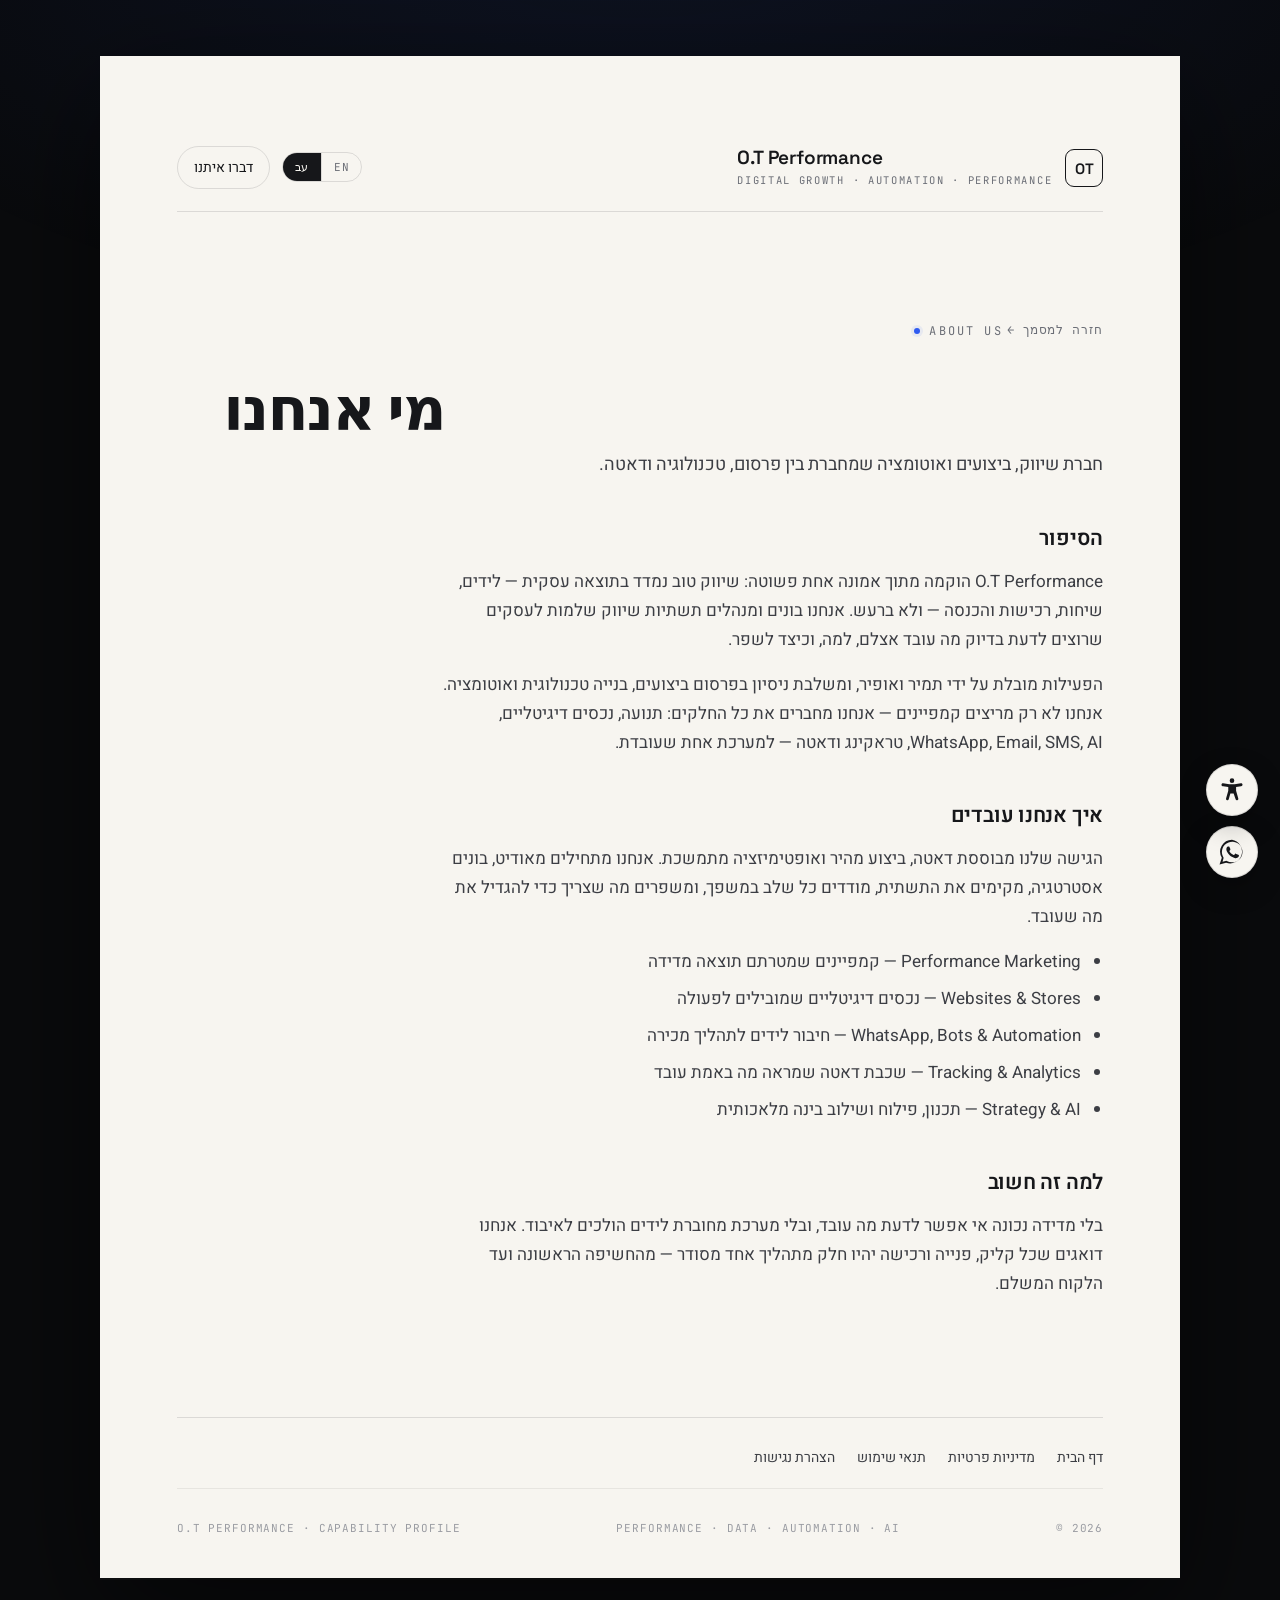
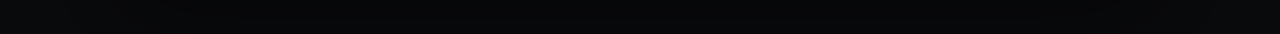
<file: pages/about.html>
<!DOCTYPE html>
<html lang="he" dir="rtl">
<head>
<meta charset="UTF-8">
<meta name="viewport" content="width=device-width, initial-scale=1.0">
<title>מי אנחנו — O.T Performance</title>
<link rel="preconnect" href="https://fonts.googleapis.com">
<link rel="preconnect" href="https://fonts.gstatic.com" crossorigin>
<link href="https://fonts.googleapis.com/css2?family=Heebo:wght@300;400;500;600;700&family=Space+Grotesk:wght@400;500;600;700&family=JetBrains+Mono:wght@400;500&display=swap" rel="stylesheet">
<link rel="stylesheet" href="../styles.css">
</head>
<body>
<a class="skip-link" href="#main" data-en="Skip to main content">דילוג לתוכן הראשי</a>

<main class="doc" id="main">
  <header class="masthead">
    <div class="brand">
      <div class="brand-mark en">OT</div>
      <div>
        <div class="brand-name en">O.T Performance</div>
        <div class="brand-sub">Digital Growth · Automation · Performance</div>
      </div>
    </div>
    <div class="masthead-actions">
      <div class="lang-toggle" role="group" aria-label="Language">
        <button class="lang-opt" data-lang="he" aria-pressed="true">עב</button>
        <button class="lang-opt" data-lang="en" aria-pressed="false">EN</button>
      </div>
      <a class="masthead-cta" href="../O.T%20Performance%20%E2%80%94%20Capability%20Profile.html#contact" data-en="Talk to us">דברו איתנו</a>
    </div>
  </header>

  <section class="section subpage">
    <a class="back" href="../O.T%20Performance%20%E2%80%94%20Capability%20Profile.html" data-en="← Back to document">← חזרה למסמך</a>
    <div class="eyebrow" style="margin-bottom:22px">About Us</div>
    <h1 class="en" data-en="About Us">מי אנחנו</h1>
    <p class="lede" data-en="A marketing, performance and automation company connecting advertising, technology and data.">חברת שיווק, ביצועים ואוטומציה שמחברת בין פרסום, טכנולוגיה ודאטה.</p>

    <h3 data-en="The Story">הסיפור</h3>
    <p data-en="O.T Performance was founded on one simple belief: good marketing is measured by business outcomes — leads, calls, purchases and revenue — not by noise. We build and manage complete marketing infrastructure for businesses that want to know exactly what works, why, and how to improve.">O.T Performance הוקמה מתוך אמונה אחת פשוטה: שיווק טוב נמדד בתוצאה עסקית — לידים, שיחות, רכישות והכנסה — ולא ברעש. אנחנו בונים ומנהלים תשתיות שיווק שלמות לעסקים שרוצים לדעת בדיוק מה עובד אצלם, למה, וכיצד לשפר.</p>
    <p data-en="The company is led by Tamir and Ofir, combining experience in performance advertising, technical build and automation. We don't just run campaigns — we connect all the parts: traffic, digital assets, WhatsApp, Email, SMS, AI, tracking and data — into one system that works.">הפעילות מובלת על ידי תמיר ואופיר, ומשלבת ניסיון בפרסום ביצועים, בנייה טכנולוגית ואוטומציה. אנחנו לא רק מריצים קמפיינים — אנחנו מחברים את כל החלקים: תנועה, נכסים דיגיטליים, WhatsApp, Email, SMS, AI, טראקינג ודאטה — למערכת אחת שעובדת.</p>

    <h3 data-en="How We Work">איך אנחנו עובדים</h3>
    <p data-en="Our approach is data-driven, with fast execution and continuous optimization. We start with an audit, build a strategy, set up the infrastructure, measure every funnel stage, and improve what's needed to scale what works.">הגישה שלנו מבוססת דאטה, ביצוע מהיר ואופטימיזציה מתמשכת. אנחנו מתחילים מאודיט, בונים אסטרטגיה, מקימים את התשתית, מודדים כל שלב במשפך, ומשפרים מה שצריך כדי להגדיל את מה שעובד.</p>
    <ul>
      <li data-en="Performance Marketing — campaigns built for measurable results">Performance Marketing — קמפיינים שמטרתם תוצאה מדידה</li>
      <li data-en="Websites &amp; Stores — digital assets that drive action">Websites &amp; Stores — נכסים דיגיטליים שמובילים לפעולה</li>
      <li data-en="WhatsApp, Bots &amp; Automation — connecting leads to the sales process">WhatsApp, Bots &amp; Automation — חיבור לידים לתהליך מכירה</li>
      <li data-en="Tracking &amp; Analytics — a data layer that shows what really works">Tracking &amp; Analytics — שכבת דאטה שמראה מה באמת עובד</li>
      <li data-en="Strategy &amp; AI — planning, segmentation and AI integration">Strategy &amp; AI — תכנון, פילוח ושילוב בינה מלאכותית</li>
    </ul>

    <h3 data-en="Why It Matters">למה זה חשוב</h3>
    <p data-en="Without proper measurement you can't know what works, and without a connected system leads get lost. We make sure every click, inquiry and purchase is part of one organized process — from the first impression to the paying customer.">בלי מדידה נכונה אי אפשר לדעת מה עובד, ובלי מערכת מחוברת לידים הולכים לאיבוד. אנחנו דואגים שכל קליק, פנייה ורכישה יהיו חלק מתהליך אחד מסודר — מהחשיפה הראשונה ועד הלקוח המשלם.</p>
  </section>

  <nav class="footer-nav" aria-label="קישורים נוספים">
    <a href="../O.T%20Performance%20%E2%80%94%20Capability%20Profile.html" data-en="Home">דף הבית</a>
    <a href="privacy.html" data-en="Privacy">מדיניות פרטיות</a>
    <a href="terms.html" data-en="Terms">תנאי שימוש</a>
    <a href="accessibility.html" data-en="Accessibility">הצהרת נגישות</a>
  </nav>
  <footer class="doc-footer">
    <span>O.T Performance · Capability Profile</span>
    <span>Performance · Data · Automation · AI</span>
    <span>© <span class="yr">2026</span></span>
  </footer>
</main>

<a class="wa-float" href="https://wa.me/972500000000" target="_blank" rel="noopener" aria-label="דברו איתנו ב־WhatsApp">
  <svg viewBox="0 0 24 24" fill="currentColor"><path d="M17.5 14.4c-.3-.2-1.7-.8-2-.9-.3-.1-.5-.2-.6.2-.2.3-.7.9-.8 1-.2.2-.3.2-.6.1-.3-.2-1.2-.5-2.3-1.4-.9-.8-1.4-1.7-1.6-2-.2-.3 0-.5.1-.6l.5-.5c.1-.2.2-.3.3-.5 0-.2 0-.4 0-.5 0-.2-.6-1.5-.9-2-.2-.5-.4-.4-.6-.4h-.5c-.2 0-.5.1-.7.3-.3.3-1 1-1 2.4s1 2.8 1.2 3c.2.2 2 3.1 4.9 4.3.7.3 1.2.5 1.6.6.7.2 1.3.2 1.8.1.5-.1 1.7-.7 1.9-1.4.2-.7.2-1.2.2-1.4-.1-.1-.3-.2-.6-.3M12 21.5a9.4 9.4 0 0 1-4.8-1.3l-.3-.2-3.6.9 1-3.5-.2-.4A9.5 9.5 0 1 1 12 21.5m0-20.8a11 11 0 0 0-9.4 16.6L.5 23.5l6-1.6A11 11 0 1 0 12 .7"/></svg>
</a>

<script src="../lang.js"></script>
<script src="../accessibility.js"></script>
<script>document.querySelectorAll('.yr').forEach(function(e){e.textContent=new Date().getFullYear();});</script>
</body>
</html>
</file>
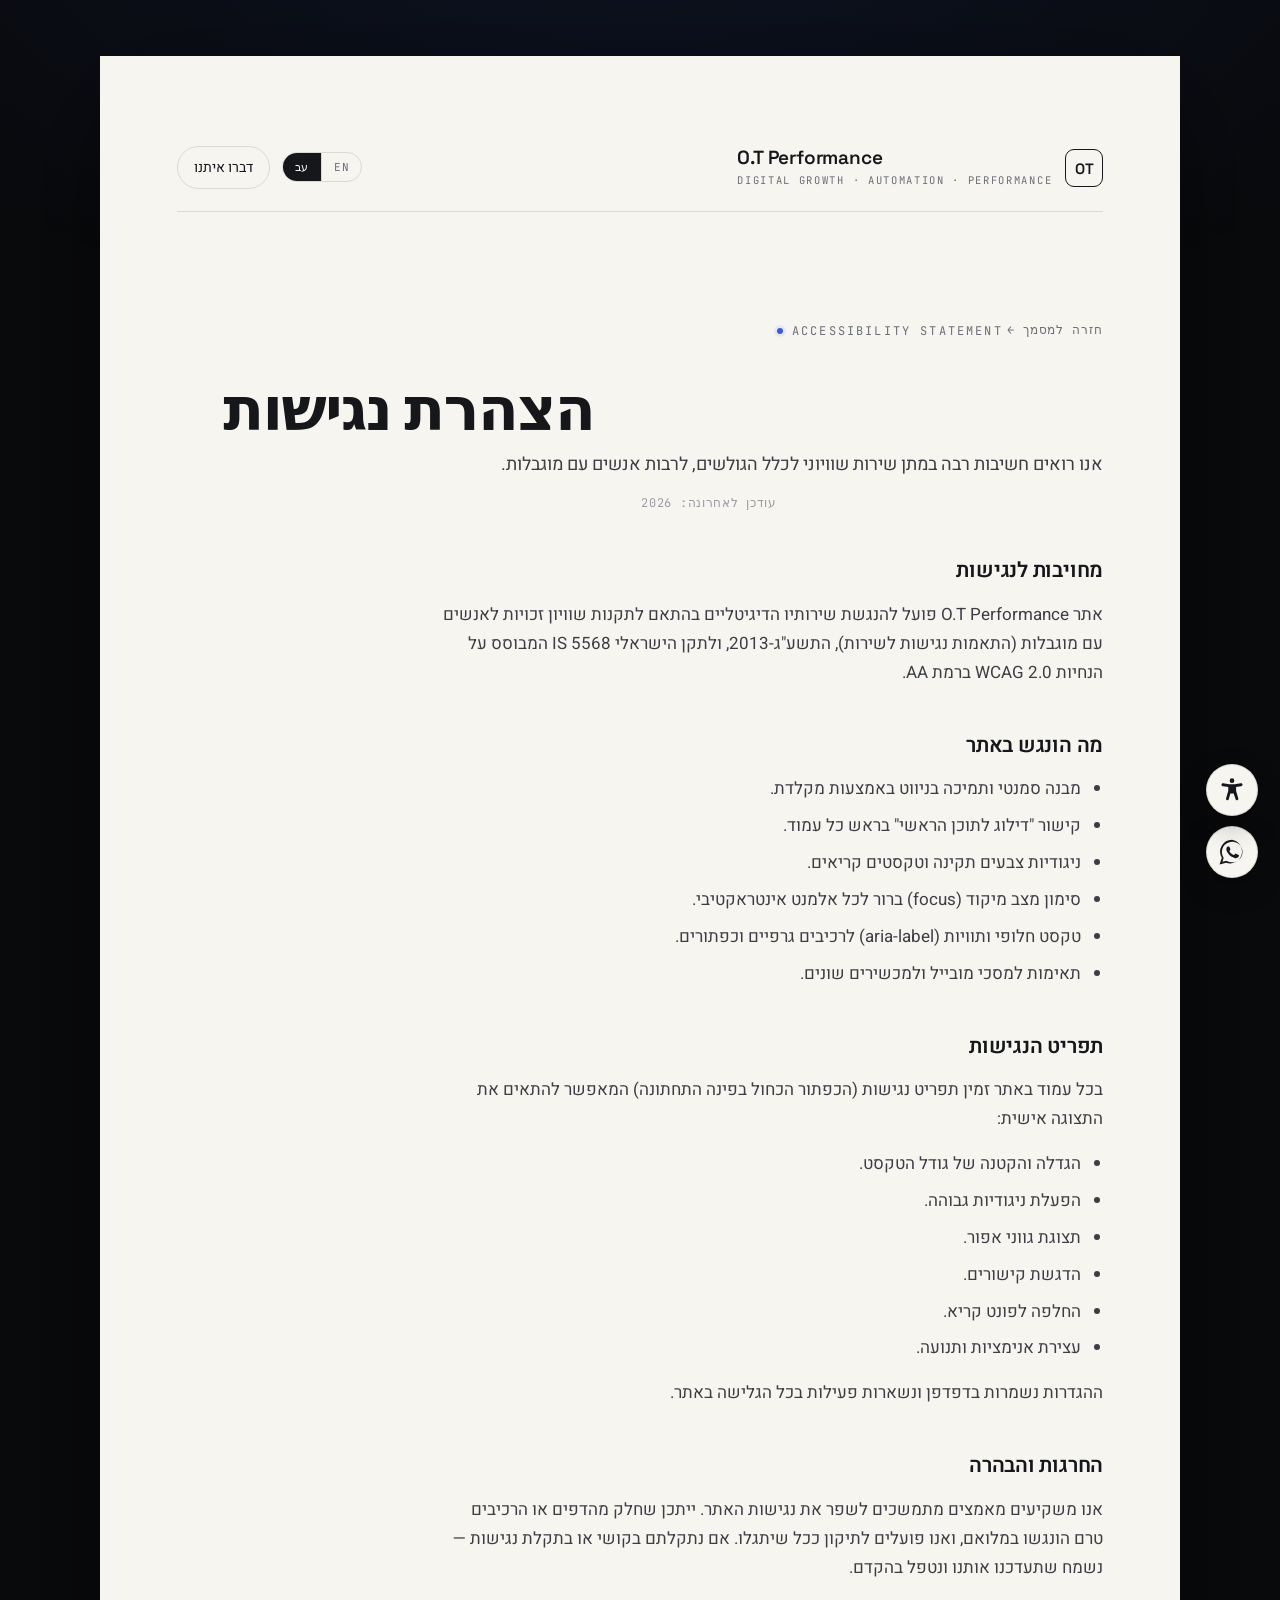
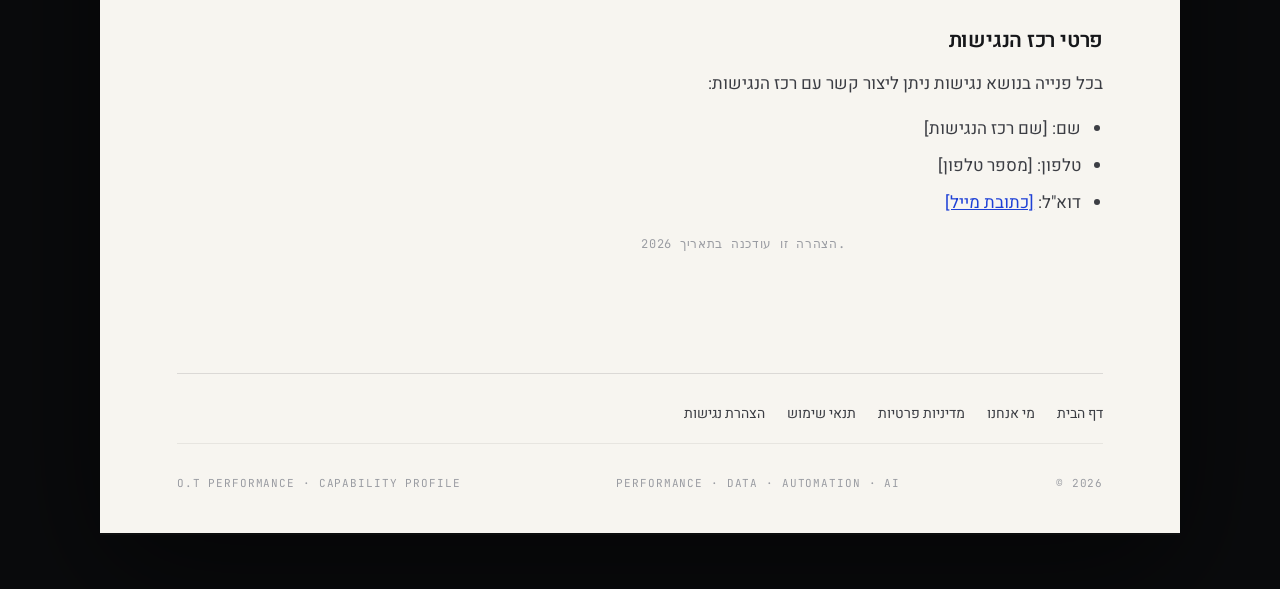
<file: pages/accessibility.html>
<!DOCTYPE html>
<html lang="he" dir="rtl">
<head>
<meta charset="UTF-8">
<meta name="viewport" content="width=device-width, initial-scale=1.0">
<title>הצהרת נגישות — O.T Performance</title>
<link rel="preconnect" href="https://fonts.googleapis.com">
<link rel="preconnect" href="https://fonts.gstatic.com" crossorigin>
<link href="https://fonts.googleapis.com/css2?family=Heebo:wght@300;400;500;600;700&family=Space+Grotesk:wght@400;500;600;700&family=JetBrains+Mono:wght@400;500&display=swap" rel="stylesheet">
<link rel="stylesheet" href="../styles.css">
</head>
<body>
<a class="skip-link" href="#main" data-en="Skip to main content">דילוג לתוכן הראשי</a>

<main class="doc" id="main">
  <header class="masthead">
    <div class="brand">
      <div class="brand-mark en">OT</div>
      <div>
        <div class="brand-name en">O.T Performance</div>
        <div class="brand-sub">Digital Growth · Automation · Performance</div>
      </div>
    </div>
    <div class="masthead-actions">
      <div class="lang-toggle" role="group" aria-label="Language">
        <button class="lang-opt" data-lang="he" aria-pressed="true">עב</button>
        <button class="lang-opt" data-lang="en" aria-pressed="false">EN</button>
      </div>
      <a class="masthead-cta" href="../O.T%20Performance%20%E2%80%94%20Capability%20Profile.html#contact" data-en="Talk to us">דברו איתנו</a>
    </div>
  </header>

  <section class="section subpage">
    <a class="back" href="../O.T%20Performance%20%E2%80%94%20Capability%20Profile.html" data-en="← Back to document">← חזרה למסמך</a>
    <div class="eyebrow" style="margin-bottom:22px">Accessibility Statement</div>
    <h1 class="en" data-en="Accessibility Statement">הצהרת נגישות</h1>
    <p class="lede" data-en="We place great importance on providing an equal service to all visitors, including people with disabilities.">אנו רואים חשיבות רבה במתן שירות שוויוני לכלל הגולשים, לרבות אנשים עם מוגבלות.</p>
    <p class="meta-line"><span data-en="Last updated:">עודכן לאחרונה:</span> <span class="yr">2026</span></p>

    <h3 data-en="Accessibility Commitment">מחויבות לנגישות</h3>
    <p data-en="The O.T Performance website works to make its digital services accessible in accordance with the Israeli Equal Rights for Persons with Disabilities Regulations (Service Accessibility Adjustments), 2013, and Israeli Standard IS 5568, based on WCAG 2.0 Level AA guidelines.">אתר O.T Performance פועל להנגשת שירותיו הדיגיטליים בהתאם לתקנות שוויון זכויות לאנשים עם מוגבלות (התאמות נגישות לשירות), התשע"ג-2013, ולתקן הישראלי IS 5568 המבוסס על הנחיות WCAG 2.0 ברמת AA.</p>

    <h3 data-en="What Has Been Made Accessible">מה הונגש באתר</h3>
    <ul>
      <li data-en="Semantic structure and keyboard navigation support.">מבנה סמנטי ותמיכה בניווט באמצעות מקלדת.</li>
      <li data-en="A 'skip to main content' link at the top of every page.">קישור "דילוג לתוכן הראשי" בראש כל עמוד.</li>
      <li data-en="Adequate color contrast and readable text.">ניגודיות צבעים תקינה וטקסטים קריאים.</li>
      <li data-en="Clear focus indication for every interactive element.">סימון מצב מיקוד (focus) ברור לכל אלמנט אינטראקטיבי.</li>
      <li data-en="Alternative text and aria-labels for graphic elements and buttons.">טקסט חלופי ותוויות (aria-label) לרכיבים גרפיים וכפתורים.</li>
      <li data-en="Compatibility with mobile screens and various devices.">תאימות למסכי מובייל ולמכשירים שונים.</li>
    </ul>

    <h3 data-en="The Accessibility Menu">תפריט הנגישות</h3>
    <p data-en="On every page an accessibility menu is available (the blue button in the bottom corner) that lets you personalize the display:">בכל עמוד באתר זמין תפריט נגישות (הכפתור הכחול בפינה התחתונה) המאפשר להתאים את התצוגה אישית:</p>
    <ul>
      <li data-en="Increase and decrease text size.">הגדלה והקטנה של גודל הטקסט.</li>
      <li data-en="Enable high contrast.">הפעלת ניגודיות גבוהה.</li>
      <li data-en="Grayscale display.">תצוגת גווני אפור.</li>
      <li data-en="Highlight links.">הדגשת קישורים.</li>
      <li data-en="Switch to a readable font.">החלפה לפונט קריא.</li>
      <li data-en="Stop animations and motion.">עצירת אנימציות ותנועה.</li>
    </ul>
    <p data-en="Settings are saved in your browser and remain active throughout your visit.">ההגדרות נשמרות בדפדפן ונשארות פעילות בכל הגלישה באתר.</p>

    <h3 data-en="Exceptions and Clarification">החרגות והבהרה</h3>
    <p data-en="We make ongoing efforts to improve the site's accessibility. Some pages or components may not yet be fully accessible, and we work to fix issues as they are found. If you encounter a difficulty or an accessibility problem — please let us know and we'll address it promptly.">אנו משקיעים מאמצים מתמשכים לשפר את נגישות האתר. ייתכן שחלק מהדפים או הרכיבים טרם הונגשו במלואם, ואנו פועלים לתיקון ככל שיתגלו. אם נתקלתם בקושי או בתקלת נגישות — נשמח שתעדכנו אותנו ונטפל בהקדם.</p>

    <h3 data-en="Accessibility Coordinator">פרטי רכז הנגישות</h3>
    <p data-en="For any accessibility matter, you can contact the accessibility coordinator:">בכל פנייה בנושא נגישות ניתן ליצור קשר עם רכז הנגישות:</p>
    <ul>
      <li data-en="Name: [accessibility coordinator name]">שם: [שם רכז הנגישות]</li>
      <li data-en="Phone: [phone number]">טלפון: [מספר טלפון]</li>
      <li><span data-en="Email:">דוא"ל:</span> <a class="inline" href="mailto:[כתובת מייל]">[כתובת מייל]</a></li>
    </ul>

    <p class="meta-line"><span data-en="This statement was last updated on">הצהרה זו עודכנה בתאריך</span> <span class="yr">2026</span>.</p>
  </section>

  <nav class="footer-nav" aria-label="קישורים נוספים">
    <a href="../O.T%20Performance%20%E2%80%94%20Capability%20Profile.html" data-en="Home">דף הבית</a>
    <a href="about.html" data-en="About">מי אנחנו</a>
    <a href="privacy.html" data-en="Privacy">מדיניות פרטיות</a>
    <a href="terms.html" data-en="Terms">תנאי שימוש</a>
    <a href="accessibility.html" data-en="Accessibility">הצהרת נגישות</a>
  </nav>
  <footer class="doc-footer">
    <span>O.T Performance · Capability Profile</span>
    <span>Performance · Data · Automation · AI</span>
    <span>© <span class="yr">2026</span></span>
  </footer>
</main>

<a class="wa-float" href="https://wa.me/972500000000" target="_blank" rel="noopener" aria-label="דברו איתנו ב־WhatsApp">
  <svg viewBox="0 0 24 24" fill="currentColor"><path d="M17.5 14.4c-.3-.2-1.7-.8-2-.9-.3-.1-.5-.2-.6.2-.2.3-.7.9-.8 1-.2.2-.3.2-.6.1-.3-.2-1.2-.5-2.3-1.4-.9-.8-1.4-1.7-1.6-2-.2-.3 0-.5.1-.6l.5-.5c.1-.2.2-.3.3-.5 0-.2 0-.4 0-.5 0-.2-.6-1.5-.9-2-.2-.5-.4-.4-.6-.4h-.5c-.2 0-.5.1-.7.3-.3.3-1 1-1 2.4s1 2.8 1.2 3c.2.2 2 3.1 4.9 4.3.7.3 1.2.5 1.6.6.7.2 1.3.2 1.8.1.5-.1 1.7-.7 1.9-1.4.2-.7.2-1.2.2-1.4-.1-.1-.3-.2-.6-.3M12 21.5a9.4 9.4 0 0 1-4.8-1.3l-.3-.2-3.6.9 1-3.5-.2-.4A9.5 9.5 0 1 1 12 21.5m0-20.8a11 11 0 0 0-9.4 16.6L.5 23.5l6-1.6A11 11 0 1 0 12 .7"/></svg>
</a>

<script src="../lang.js"></script>
<script src="../accessibility.js"></script>
<script>document.querySelectorAll('.yr').forEach(function(e){e.textContent=new Date().getFullYear();});</script>
</body>
</html>
</file>
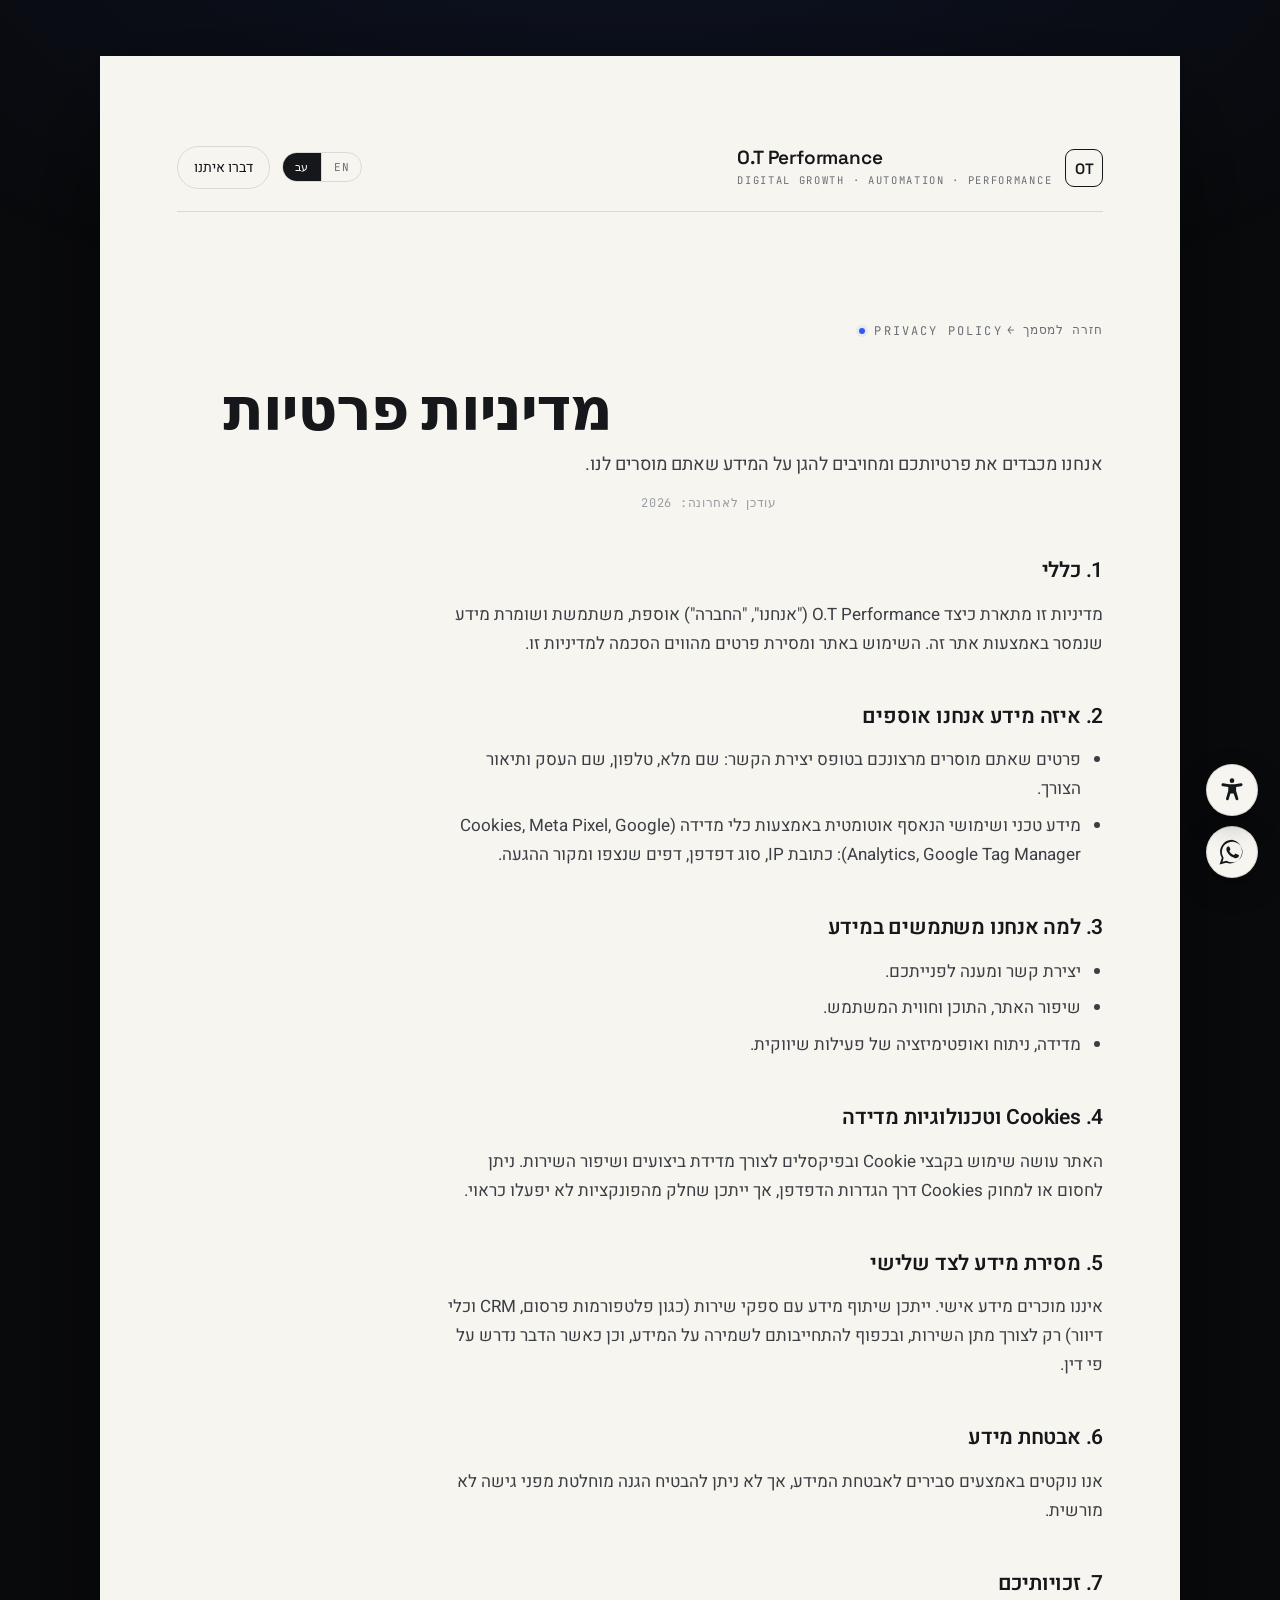
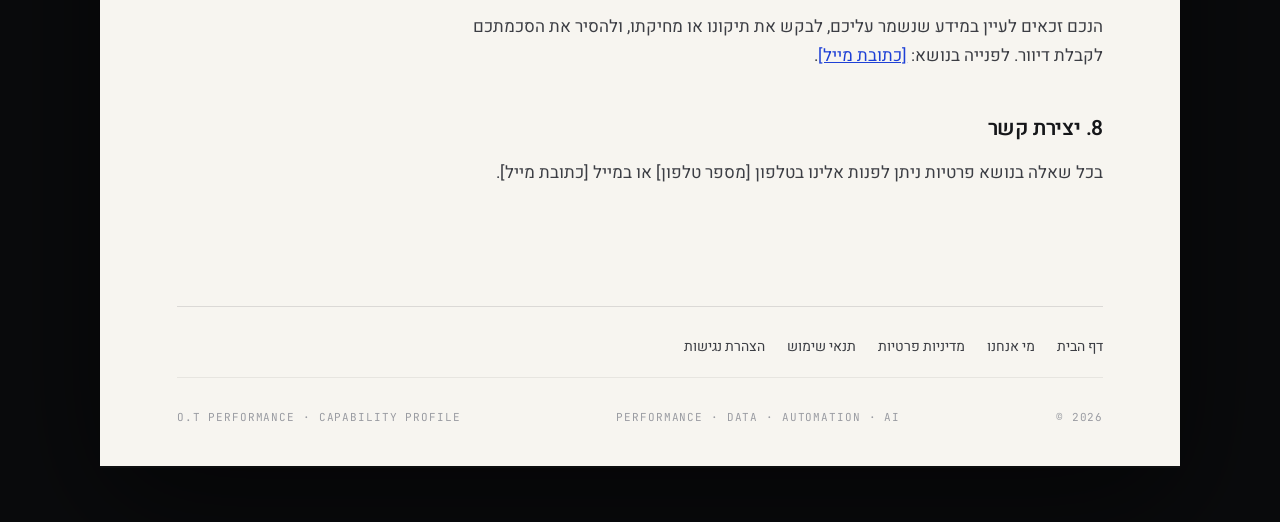
<file: pages/privacy.html>
<!DOCTYPE html>
<html lang="he" dir="rtl">
<head>
<meta charset="UTF-8">
<meta name="viewport" content="width=device-width, initial-scale=1.0">
<title>מדיניות פרטיות — O.T Performance</title>
<link rel="preconnect" href="https://fonts.googleapis.com">
<link rel="preconnect" href="https://fonts.gstatic.com" crossorigin>
<link href="https://fonts.googleapis.com/css2?family=Heebo:wght@300;400;500;600;700&family=Space+Grotesk:wght@400;500;600;700&family=JetBrains+Mono:wght@400;500&display=swap" rel="stylesheet">
<link rel="stylesheet" href="../styles.css">
</head>
<body>
<a class="skip-link" href="#main" data-en="Skip to main content">דילוג לתוכן הראשי</a>

<main class="doc" id="main">
  <header class="masthead">
    <div class="brand">
      <div class="brand-mark en">OT</div>
      <div>
        <div class="brand-name en">O.T Performance</div>
        <div class="brand-sub">Digital Growth · Automation · Performance</div>
      </div>
    </div>
    <div class="masthead-actions">
      <div class="lang-toggle" role="group" aria-label="Language">
        <button class="lang-opt" data-lang="he" aria-pressed="true">עב</button>
        <button class="lang-opt" data-lang="en" aria-pressed="false">EN</button>
      </div>
      <a class="masthead-cta" href="../O.T%20Performance%20%E2%80%94%20Capability%20Profile.html#contact" data-en="Talk to us">דברו איתנו</a>
    </div>
  </header>

  <section class="section subpage">
    <a class="back" href="../O.T%20Performance%20%E2%80%94%20Capability%20Profile.html" data-en="← Back to document">← חזרה למסמך</a>
    <div class="eyebrow" style="margin-bottom:22px">Privacy Policy</div>
    <h1 class="en" data-en="Privacy Policy">מדיניות פרטיות</h1>
    <p class="lede" data-en="We respect your privacy and are committed to protecting the information you share with us.">אנחנו מכבדים את פרטיותכם ומחויבים להגן על המידע שאתם מוסרים לנו.</p>
    <p class="meta-line"><span data-en="Last updated:">עודכן לאחרונה:</span> <span class="yr">2026</span></p>

    <h3 data-en="1. General">1. כללי</h3>
    <p data-en="This policy describes how O.T Performance ('we', 'the company') collects, uses and stores information submitted through this site. Using the site and submitting details constitute consent to this policy.">מדיניות זו מתארת כיצד O.T Performance ("אנחנו", "החברה") אוספת, משתמשת ושומרת מידע שנמסר באמצעות אתר זה. השימוש באתר ומסירת פרטים מהווים הסכמה למדיניות זו.</p>

    <h3 data-en="2. What Information We Collect">2. איזה מידע אנחנו אוספים</h3>
    <ul>
      <li data-en="Details you voluntarily provide in the contact form: full name, phone, business name and a description of your need.">פרטים שאתם מוסרים מרצונכם בטופס יצירת הקשר: שם מלא, טלפון, שם העסק ותיאור הצורך.</li>
      <li data-en="Technical and usage data collected automatically via measurement tools (Cookies, Meta Pixel, Google Analytics, Google Tag Manager): IP address, browser type, pages viewed and traffic source.">מידע טכני ושימושי הנאסף אוטומטית באמצעות כלי מדידה (Cookies, Meta Pixel, Google Analytics, Google Tag Manager): כתובת IP, סוג דפדפן, דפים שנצפו ומקור ההגעה.</li>
    </ul>

    <h3 data-en="3. How We Use the Information">3. למה אנחנו משתמשים במידע</h3>
    <ul>
      <li data-en="Contacting you and responding to your inquiry.">יצירת קשר ומענה לפנייתכם.</li>
      <li data-en="Improving the site, content and user experience.">שיפור האתר, התוכן וחווית המשתמש.</li>
      <li data-en="Measuring, analyzing and optimizing marketing activity.">מדידה, ניתוח ואופטימיזציה של פעילות שיווקית.</li>
    </ul>

    <h3 data-en="4. Cookies and Measurement Technologies">4. Cookies וטכנולוגיות מדידה</h3>
    <p data-en="The site uses cookies and pixels to measure performance and improve the service. You can block or delete cookies via your browser settings, but some functions may not work properly.">האתר עושה שימוש בקבצי Cookie ובפיקסלים לצורך מדידת ביצועים ושיפור השירות. ניתן לחסום או למחוק Cookies דרך הגדרות הדפדפן, אך ייתכן שחלק מהפונקציות לא יפעלו כראוי.</p>

    <h3 data-en="5. Sharing With Third Parties">5. מסירת מידע לצד שלישי</h3>
    <p data-en="We do not sell personal information. Information may be shared with service providers (such as advertising platforms, CRM and email tools) only to provide the service, subject to their commitment to protect it, and where required by law.">איננו מוכרים מידע אישי. ייתכן שיתוף מידע עם ספקי שירות (כגון פלטפורמות פרסום, CRM וכלי דיוור) רק לצורך מתן השירות, ובכפוף להתחייבותם לשמירה על המידע, וכן כאשר הדבר נדרש על פי דין.</p>

    <h3 data-en="6. Data Security">6. אבטחת מידע</h3>
    <p data-en="We take reasonable measures to secure the information, but absolute protection against unauthorized access cannot be guaranteed.">אנו נוקטים באמצעים סבירים לאבטחת המידע, אך לא ניתן להבטיח הגנה מוחלטת מפני גישה לא מורשית.</p>

    <h3 data-en="7. Your Rights">7. זכויותיכם</h3>
    <p><span data-en="You are entitled to review the information stored about you, request its correction or deletion, and withdraw your consent to receive marketing. To contact us:">הנכם זכאים לעיין במידע שנשמר עליכם, לבקש את תיקונו או מחיקתו, ולהסיר את הסכמתכם לקבלת דיוור. לפנייה בנושא:</span> <a class="inline" href="mailto:[כתובת מייל]">[כתובת מייל]</a>.</p>

    <h3 data-en="8. Contact">8. יצירת קשר</h3>
    <p data-en="For any privacy question, contact us by phone [phone number] or email [email address].">בכל שאלה בנושא פרטיות ניתן לפנות אלינו בטלפון [מספר טלפון] או במייל [כתובת מייל].</p>
  </section>

  <nav class="footer-nav" aria-label="קישורים נוספים">
    <a href="../O.T%20Performance%20%E2%80%94%20Capability%20Profile.html" data-en="Home">דף הבית</a>
    <a href="about.html" data-en="About">מי אנחנו</a>
    <a href="privacy.html" data-en="Privacy">מדיניות פרטיות</a>
    <a href="terms.html" data-en="Terms">תנאי שימוש</a>
    <a href="accessibility.html" data-en="Accessibility">הצהרת נגישות</a>
  </nav>
  <footer class="doc-footer">
    <span>O.T Performance · Capability Profile</span>
    <span>Performance · Data · Automation · AI</span>
    <span>© <span class="yr">2026</span></span>
  </footer>
</main>

<a class="wa-float" href="https://wa.me/972500000000" target="_blank" rel="noopener" aria-label="דברו איתנו ב־WhatsApp">
  <svg viewBox="0 0 24 24" fill="currentColor"><path d="M17.5 14.4c-.3-.2-1.7-.8-2-.9-.3-.1-.5-.2-.6.2-.2.3-.7.9-.8 1-.2.2-.3.2-.6.1-.3-.2-1.2-.5-2.3-1.4-.9-.8-1.4-1.7-1.6-2-.2-.3 0-.5.1-.6l.5-.5c.1-.2.2-.3.3-.5 0-.2 0-.4 0-.5 0-.2-.6-1.5-.9-2-.2-.5-.4-.4-.6-.4h-.5c-.2 0-.5.1-.7.3-.3.3-1 1-1 2.4s1 2.8 1.2 3c.2.2 2 3.1 4.9 4.3.7.3 1.2.5 1.6.6.7.2 1.3.2 1.8.1.5-.1 1.7-.7 1.9-1.4.2-.7.2-1.2.2-1.4-.1-.1-.3-.2-.6-.3M12 21.5a9.4 9.4 0 0 1-4.8-1.3l-.3-.2-3.6.9 1-3.5-.2-.4A9.5 9.5 0 1 1 12 21.5m0-20.8a11 11 0 0 0-9.4 16.6L.5 23.5l6-1.6A11 11 0 1 0 12 .7"/></svg>
</a>

<script src="../lang.js"></script>
<script src="../accessibility.js"></script>
<script>document.querySelectorAll('.yr').forEach(function(e){e.textContent=new Date().getFullYear();});</script>
</body>
</html>
</file>
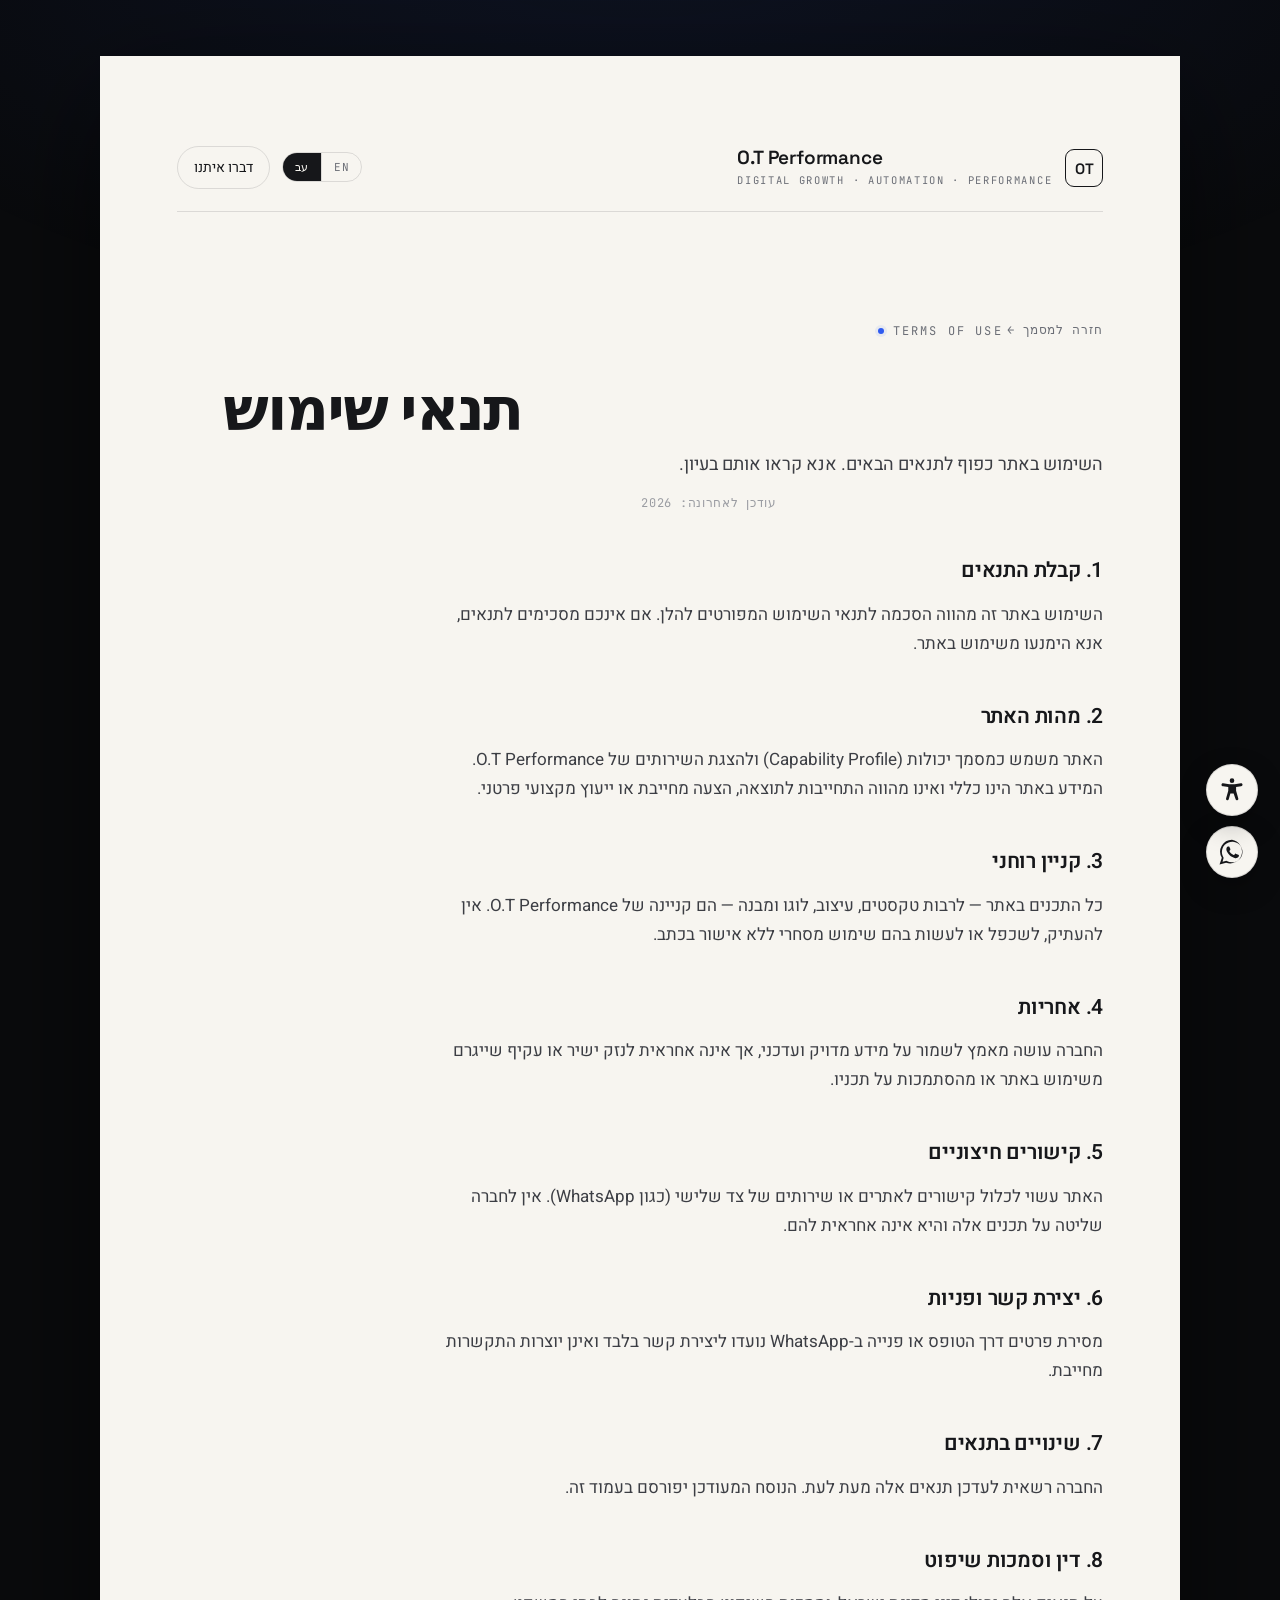
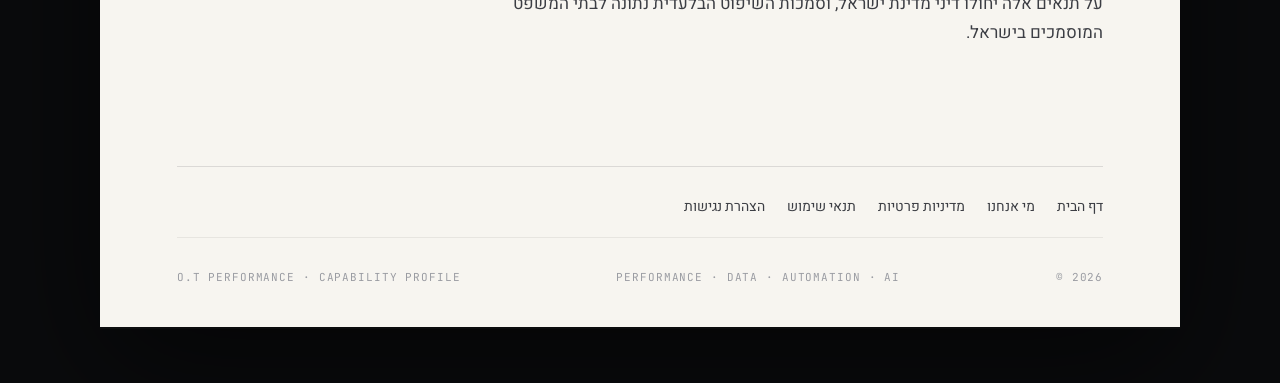
<file: pages/terms.html>
<!DOCTYPE html>
<html lang="he" dir="rtl">
<head>
<meta charset="UTF-8">
<meta name="viewport" content="width=device-width, initial-scale=1.0">
<title>תנאי שימוש — O.T Performance</title>
<link rel="preconnect" href="https://fonts.googleapis.com">
<link rel="preconnect" href="https://fonts.gstatic.com" crossorigin>
<link href="https://fonts.googleapis.com/css2?family=Heebo:wght@300;400;500;600;700&family=Space+Grotesk:wght@400;500;600;700&family=JetBrains+Mono:wght@400;500&display=swap" rel="stylesheet">
<link rel="stylesheet" href="../styles.css">
</head>
<body>
<a class="skip-link" href="#main" data-en="Skip to main content">דילוג לתוכן הראשי</a>

<main class="doc" id="main">
  <header class="masthead">
    <div class="brand">
      <div class="brand-mark en">OT</div>
      <div>
        <div class="brand-name en">O.T Performance</div>
        <div class="brand-sub">Digital Growth · Automation · Performance</div>
      </div>
    </div>
    <div class="masthead-actions">
      <div class="lang-toggle" role="group" aria-label="Language">
        <button class="lang-opt" data-lang="he" aria-pressed="true">עב</button>
        <button class="lang-opt" data-lang="en" aria-pressed="false">EN</button>
      </div>
      <a class="masthead-cta" href="../O.T%20Performance%20%E2%80%94%20Capability%20Profile.html#contact" data-en="Talk to us">דברו איתנו</a>
    </div>
  </header>

  <section class="section subpage">
    <a class="back" href="../O.T%20Performance%20%E2%80%94%20Capability%20Profile.html" data-en="← Back to document">← חזרה למסמך</a>
    <div class="eyebrow" style="margin-bottom:22px">Terms of Use</div>
    <h1 class="en" data-en="Terms of Use">תנאי שימוש</h1>
    <p class="lede" data-en="Use of the site is subject to the following terms. Please read them carefully.">השימוש באתר כפוף לתנאים הבאים. אנא קראו אותם בעיון.</p>
    <p class="meta-line"><span data-en="Last updated:">עודכן לאחרונה:</span> <span class="yr">2026</span></p>

    <h3 data-en="1. Acceptance of Terms">1. קבלת התנאים</h3>
    <p data-en="Using this site constitutes acceptance of the terms set out below. If you do not agree to the terms, please refrain from using the site.">השימוש באתר זה מהווה הסכמה לתנאי השימוש המפורטים להלן. אם אינכם מסכימים לתנאים, אנא הימנעו משימוש באתר.</p>

    <h3 data-en="2. Nature of the Site">2. מהות האתר</h3>
    <p data-en="The site serves as a Capability Profile and presents O.T Performance's services. The information is general and does not constitute a guarantee of results, a binding offer or individual professional advice.">האתר משמש כמסמך יכולות (Capability Profile) ולהצגת השירותים של O.T Performance. המידע באתר הינו כללי ואינו מהווה התחייבות לתוצאה, הצעה מחייבת או ייעוץ מקצועי פרטני.</p>

    <h3 data-en="3. Intellectual Property">3. קניין רוחני</h3>
    <p data-en="All content on the site — including text, design, logo and structure — is the property of O.T Performance. It may not be copied, reproduced or used commercially without written permission.">כל התכנים באתר — לרבות טקסטים, עיצוב, לוגו ומבנה — הם קניינה של O.T Performance. אין להעתיק, לשכפל או לעשות בהם שימוש מסחרי ללא אישור בכתב.</p>

    <h3 data-en="4. Liability">4. אחריות</h3>
    <p data-en="The company makes an effort to keep information accurate and current, but is not responsible for any direct or indirect damage caused by use of the site or reliance on its content.">החברה עושה מאמץ לשמור על מידע מדויק ועדכני, אך אינה אחראית לנזק ישיר או עקיף שייגרם משימוש באתר או מהסתמכות על תכניו.</p>

    <h3 data-en="5. External Links">5. קישורים חיצוניים</h3>
    <p data-en="The site may include links to third-party sites or services (such as WhatsApp). The company has no control over and is not responsible for such content.">האתר עשוי לכלול קישורים לאתרים או שירותים של צד שלישי (כגון WhatsApp). אין לחברה שליטה על תכנים אלה והיא אינה אחראית להם.</p>

    <h3 data-en="6. Contact and Inquiries">6. יצירת קשר ופניות</h3>
    <p data-en="Submitting details through the form or contacting via WhatsApp is for getting in touch only and does not create a binding engagement.">מסירת פרטים דרך הטופס או פנייה ב-WhatsApp נועדו ליצירת קשר בלבד ואינן יוצרות התקשרות מחייבת.</p>

    <h3 data-en="7. Changes to Terms">7. שינויים בתנאים</h3>
    <p data-en="The company may update these terms from time to time. The updated version will be published on this page.">החברה רשאית לעדכן תנאים אלה מעת לעת. הנוסח המעודכן יפורסם בעמוד זה.</p>

    <h3 data-en="8. Governing Law and Jurisdiction">8. דין וסמכות שיפוט</h3>
    <p data-en="These terms are governed by the laws of the State of Israel, and exclusive jurisdiction is granted to the competent courts in Israel.">על תנאים אלה יחולו דיני מדינת ישראל, וסמכות השיפוט הבלעדית נתונה לבתי המשפט המוסמכים בישראל.</p>
  </section>

  <nav class="footer-nav" aria-label="קישורים נוספים">
    <a href="../O.T%20Performance%20%E2%80%94%20Capability%20Profile.html" data-en="Home">דף הבית</a>
    <a href="about.html" data-en="About">מי אנחנו</a>
    <a href="privacy.html" data-en="Privacy">מדיניות פרטיות</a>
    <a href="terms.html" data-en="Terms">תנאי שימוש</a>
    <a href="accessibility.html" data-en="Accessibility">הצהרת נגישות</a>
  </nav>
  <footer class="doc-footer">
    <span>O.T Performance · Capability Profile</span>
    <span>Performance · Data · Automation · AI</span>
    <span>© <span class="yr">2026</span></span>
  </footer>
</main>

<a class="wa-float" href="https://wa.me/972500000000" target="_blank" rel="noopener" aria-label="דברו איתנו ב־WhatsApp">
  <svg viewBox="0 0 24 24" fill="currentColor"><path d="M17.5 14.4c-.3-.2-1.7-.8-2-.9-.3-.1-.5-.2-.6.2-.2.3-.7.9-.8 1-.2.2-.3.2-.6.1-.3-.2-1.2-.5-2.3-1.4-.9-.8-1.4-1.7-1.6-2-.2-.3 0-.5.1-.6l.5-.5c.1-.2.2-.3.3-.5 0-.2 0-.4 0-.5 0-.2-.6-1.5-.9-2-.2-.5-.4-.4-.6-.4h-.5c-.2 0-.5.1-.7.3-.3.3-1 1-1 2.4s1 2.8 1.2 3c.2.2 2 3.1 4.9 4.3.7.3 1.2.5 1.6.6.7.2 1.3.2 1.8.1.5-.1 1.7-.7 1.9-1.4.2-.7.2-1.2.2-1.4-.1-.1-.3-.2-.6-.3M12 21.5a9.4 9.4 0 0 1-4.8-1.3l-.3-.2-3.6.9 1-3.5-.2-.4A9.5 9.5 0 1 1 12 21.5m0-20.8a11 11 0 0 0-9.4 16.6L.5 23.5l6-1.6A11 11 0 1 0 12 .7"/></svg>
</a>

<script src="../lang.js"></script>
<script src="../accessibility.js"></script>
<script>document.querySelectorAll('.yr').forEach(function(e){e.textContent=new Date().getFullYear();});</script>
</body>
</html>
</file>
<file: styles.css>
/* ============================================================
   O.T Performance — Capability Profile
   Theme: luxury PDF document (warm off-white paper) on deep dark
   ============================================================ */

:root {
  /* Surround */
  --dark:        #0A0B0D;
  --dark-2:      #111316;

  /* Paper */
  --paper:       #F7F5F0;
  --paper-card:  #FCFBF7;
  --paper-edge:  #ECE9E1;

  /* Ink */
  --ink:         #16171A;
  --ink-2:       #3C3E44;
  --ink-3:       #6B6E76;
  --ink-4:       #9A9CA2;

  /* Hairlines */
  --rule:        rgba(22, 23, 26, 0.12);
  --rule-soft:   rgba(22, 23, 26, 0.07);

  /* Accent — electric cobalt */
  --accent:      #2F5BF0;
  --accent-ink:  #1E40D6;
  --accent-soft: rgba(47, 91, 240, 0.08);
  --accent-line: rgba(47, 91, 240, 0.30);

  /* Live / measured indicator */
  --live:        #18A558;

  --maxw: 1080px;

  --font-he: "Heebo", system-ui, sans-serif;
  --font-en: "Space Grotesk", system-ui, sans-serif;
  --font-mono: "JetBrains Mono", ui-monospace, monospace;
}

* { box-sizing: border-box; }

html { scroll-behavior: smooth; }

body {
  margin: 0;
  background: var(--dark);
  color: var(--ink);
  font-family: var(--font-he);
  font-size: 17px;
  line-height: 1.7;
  -webkit-font-smoothing: antialiased;
  text-rendering: optimizeLegibility;
}

/* deep textured surround */
body::before {
  content: "";
  position: fixed;
  inset: 0;
  background:
    radial-gradient(120% 80% at 50% -10%, rgba(47,91,240,0.10), transparent 60%),
    radial-gradient(80% 60% at 50% 120%, rgba(47,91,240,0.05), transparent 60%);
  pointer-events: none;
  z-index: 0;
}

/* ---------- Document shell ---------- */
.doc {
  position: relative;
  z-index: 1;
  max-width: var(--maxw);
  margin: 0 auto;
  padding: clamp(40px, 7vw, 96px) clamp(40px, 6vw, 110px) 0;
  background: var(--paper);
  color: var(--ink);
  box-shadow: 0 40px 120px rgba(0,0,0,0.55), 0 2px 0 rgba(255,255,255,0.04);
}

@media (min-width: 1200px) {
  .doc { margin-top: 56px; margin-bottom: 56px; }
}

/* ---------- Type helpers ---------- */
.en {
  font-family: var(--font-en);
  direction: ltr;
  unicode-bidi: isolate;
}
.mono {
  font-family: var(--font-mono);
  font-feature-settings: "tnum" 1;
}

.eyebrow {
  display: inline-flex;
  align-items: center;
  gap: 9px;
  font-family: var(--font-mono);
  font-size: 12px;
  letter-spacing: 0.18em;
  text-transform: uppercase;
  color: var(--ink-3);
  direction: ltr;
}
.eyebrow::before {
  content: "";
  width: 6px;
  height: 6px;
  background: var(--accent);
  border-radius: 50%;
  box-shadow: 0 0 0 3px var(--accent-soft);
}

h1, h2, h3 { margin: 0; font-weight: 600; }

/* ---------- Top header (document masthead) ---------- */
.masthead {
  display: flex;
  align-items: flex-end;
  justify-content: space-between;
  gap: 24px;
  padding-bottom: 22px;
  border-bottom: 1px solid var(--rule);
}
.brand {
  display: flex;
  align-items: center;
  gap: 13px;
}
.brand-mark {
  width: 38px; height: 38px;
  border: 1.5px solid var(--ink);
  border-radius: 9px;
  display: grid;
  place-items: center;
  font-family: var(--font-en);
  font-weight: 600;
  font-size: 15px;
  letter-spacing: -0.02em;
}
.brand-name {
  font-family: var(--font-en);
  font-weight: 600;
  font-size: 19px;
  letter-spacing: -0.01em;
  line-height: 1;
}
.brand-sub {
  font-family: var(--font-mono);
  font-size: 10.5px;
  letter-spacing: 0.16em;
  text-transform: uppercase;
  color: var(--ink-3);
  margin-top: 5px;
}
.masthead-meta {
  text-align: end;
  direction: ltr;
  font-family: var(--font-mono);
  font-size: 11px;
  letter-spacing: 0.1em;
  color: var(--ink-3);
  line-height: 1.9;
  text-transform: uppercase;
}
.masthead-cta {
  display: inline-flex;
  align-items: center;
  gap: 8px;
  font-family: var(--font-he);
  font-size: 14px;
  color: var(--ink);
  text-decoration: none;
  border: 1px solid var(--rule);
  padding: 9px 16px;
  border-radius: 999px;
  transition: all .2s ease;
  white-space: nowrap;
}
.masthead-cta:hover { border-color: var(--ink); background: var(--ink); color: var(--paper); }

/* language toggle */
.masthead-actions { display: inline-flex; align-items: center; gap: 12px; }
.lang-toggle {
  display: inline-flex;
  border: 1px solid var(--rule);
  border-radius: 999px;
  overflow: hidden;
  direction: ltr;
}
.lang-opt {
  font-family: var(--font-mono);
  font-size: 11px;
  letter-spacing: 0.06em;
  padding: 7px 12px;
  background: none;
  border: none;
  cursor: pointer;
  color: var(--ink-3);
  transition: background .15s ease, color .15s ease;
}
.lang-opt + .lang-opt { border-inline-start: 1px solid var(--rule); }
.lang-opt.active { background: var(--ink); color: var(--paper); }
.lang-opt:not(.active):hover { color: var(--ink); }

/* English-mode adjustments */
html[lang="en"] .funnel-stage .he { display: none; }
html[lang="en"] .tag.he { direction: ltr; font-family: var(--font-mono); }

@media (max-width: 720px) {
  .masthead { flex-wrap: wrap; align-items: center; }
  .masthead-meta { display: none; }
}

/* ---------- Section scaffolding ---------- */
.section {
  padding: clamp(56px, 8vw, 104px) 0;
  border-bottom: 1px solid var(--rule-soft);
}
.section:last-of-type { border-bottom: none; }

.section-head {
  display: grid;
  grid-template-columns: auto 1fr;
  gap: 28px;
  align-items: start;
  margin-bottom: 48px;
}
.section-num {
  font-family: var(--font-en);
  font-size: clamp(40px, 6vw, 64px);
  font-weight: 500;
  line-height: 0.8;
  color: transparent;
  -webkit-text-stroke: 1.2px var(--rule);
  letter-spacing: -0.04em;
}
.section-titles .en-label {
  display: block;
  font-family: var(--font-mono);
  font-size: 11px;
  letter-spacing: 0.14em;
  text-transform: uppercase;
  color: var(--ink-4);
  direction: ltr;
  unicode-bidi: isolate;
  text-align: start;
}
.section-titles .he-title {
  display: block;
  margin-top: 10px;
  font-size: clamp(28px, 4.4vw, 46px);
  font-weight: 600;
  letter-spacing: -0.02em;
  line-height: 1.1;
  color: var(--ink);
  text-align: start;
}
.section-titles .he-sub {
  display: block;
  margin-top: 14px;
  font-size: clamp(16px, 2vw, 19px);
  color: var(--ink-2);
  max-width: 56ch;
  line-height: 1.6;
  font-weight: 400;
}

@media (max-width: 600px) {
  .section-head { grid-template-columns: 1fr; gap: 10px; }
}

/* ---------- Hero ---------- */
.hero { padding-top: clamp(56px, 9vw, 110px); }
.hero-kicker { margin-bottom: 30px; }
.hero h1 {
  font-family: var(--font-en);
  font-size: clamp(44px, 8.5vw, 104px);
  font-weight: 600;
  letter-spacing: -0.04em;
  line-height: 0.92;
  text-align: start;
  color: var(--ink);
}
.hero h1 .thin { color: var(--ink-4); font-weight: 400; }
.hero-lead {
  margin-top: 30px;
  font-size: clamp(18px, 2.4vw, 23px);
  color: var(--ink-2);
  font-weight: 500;
  max-width: 40ch;
}
.hero-body {
  margin-top: 22px;
  font-size: 17px;
  color: var(--ink-3);
  max-width: 60ch;
  line-height: 1.8;
}

.hero-cards {
  margin-top: 56px;
  display: grid;
  grid-template-columns: repeat(3, 1fr);
  gap: 1px;
  background: var(--rule);
  border: 1px solid var(--rule);
  border-radius: 14px;
  overflow: hidden;
}
.hero-card {
  background: var(--paper-card);
  padding: 30px 26px 32px;
}
.hero-card .num {
  font-family: var(--font-mono);
  font-size: 12px;
  color: var(--accent-ink);
  letter-spacing: 0.1em;
}
.hero-card .t {
  font-family: var(--font-en);
  font-size: 18px;
  font-weight: 600;
  margin: 14px 0 8px;
  letter-spacing: -0.01em;
}
.hero-card .d { font-size: 15px; color: var(--ink-3); line-height: 1.6; }

.cta-row {
  margin-top: 44px;
  display: flex;
  flex-wrap: wrap;
  gap: 14px;
}
@media (max-width: 720px) {
  .hero-cards { grid-template-columns: 1fr; }
}

/* ---------- Buttons ---------- */
.btn {
  display: inline-flex;
  align-items: center;
  gap: 10px;
  font-family: var(--font-he);
  font-size: 16px;
  font-weight: 500;
  padding: 14px 24px;
  border-radius: 999px;
  text-decoration: none;
  cursor: pointer;
  border: 1px solid transparent;
  transition: transform .15s ease, background .2s ease, border-color .2s ease, color .2s ease;
}
.btn svg { width: 19px; height: 19px; }
.btn-primary { background: var(--ink); color: var(--paper); }
.btn-primary:hover { transform: translateY(-2px); background: #000; }
.btn-wa { background: var(--live); color: #fff; }
.btn-wa:hover { transform: translateY(-2px); filter: brightness(1.05); }
.btn-ghost { background: transparent; color: var(--ink); border-color: var(--rule); }
.btn-ghost:hover { border-color: var(--ink); }

/* ---------- Snapshot ---------- */
.snapshot-grid {
  display: grid;
  grid-template-columns: 1.2fr 1fr;
  gap: 54px;
  align-items: start;
}
.snapshot-body p { margin: 0 0 18px; color: var(--ink-2); }
.snapshot-body p:last-child { margin-bottom: 0; }
.founders {
  margin-top: 26px;
  display: inline-flex;
  gap: 10px;
  align-items: center;
  font-family: var(--font-mono);
  font-size: 13px;
  color: var(--ink-3);
  border: 1px solid var(--rule);
  padding: 8px 14px;
  border-radius: 999px;
}
.founders b { color: var(--ink); font-weight: 500; font-family: var(--font-he); }

.spec-table {
  border: 1px solid var(--rule);
  border-radius: 12px;
  overflow: hidden;
  background: var(--paper-card);
}
.spec-row {
  display: grid;
  grid-template-columns: 130px 1fr;
  border-bottom: 1px solid var(--rule-soft);
}
.spec-row:last-child { border-bottom: none; }
.spec-row dt {
  padding: 15px 18px;
  font-family: var(--font-mono);
  font-size: 11px;
  letter-spacing: 0.08em;
  text-transform: uppercase;
  color: var(--ink-3);
  direction: ltr;
  border-inline-end: 1px solid var(--rule-soft);
}
.spec-row dd {
  margin: 0;
  padding: 15px 18px;
  font-size: 14.5px;
  color: var(--ink);
}
@media (max-width: 820px) {
  .snapshot-grid { grid-template-columns: 1fr; gap: 36px; }
}

/* ---------- Skill matrix ---------- */
.matrix {
  display: grid;
  grid-template-columns: repeat(2, 1fr);
  gap: 1px;
  background: var(--rule);
  border: 1px solid var(--rule);
  border-radius: 14px;
  overflow: hidden;
}
.cap {
  background: var(--paper-card);
  padding: 30px 28px 32px;
  display: flex;
  flex-direction: column;
}
.cap-head {
  display: flex;
  align-items: baseline;
  justify-content: space-between;
  gap: 12px;
  margin-bottom: 18px;
}
.cap-head .en {
  font-family: var(--font-mono);
  font-size: 11px;
  letter-spacing: 0.1em;
  text-transform: uppercase;
  color: var(--ink-4);
  font-weight: 400;
}
.cap-head .he-cap-title {
  font-size: 19px;
  font-weight: 600;
  color: var(--ink);
  margin-top: 4px;
}
.cap-head .idx {
  font-family: var(--font-mono);
  font-size: 12px;
  color: var(--ink-4);
}
.tags {
  display: flex;
  flex-wrap: wrap;
  gap: 7px;
  margin-bottom: 18px;
}
.tag {
  font-family: var(--font-mono);
  font-size: 11.5px;
  letter-spacing: 0.01em;
  color: var(--ink-2);
  background: transparent;
  border: 1px solid var(--rule);
  padding: 5px 10px;
  border-radius: 7px;
  direction: ltr;
  transition: all .18s ease;
}
.tag:hover { border-color: var(--accent-line); color: var(--accent-ink); background: var(--accent-soft); }
.tag.he { direction: rtl; font-family: var(--font-he); }
.cap-note {
  margin-top: auto;
  font-size: 14.5px;
  color: var(--ink-3);
  line-height: 1.6;
  padding-top: 4px;
}
@media (max-width: 760px) {
  .matrix { grid-template-columns: 1fr; }
}

/* ---------- Tracking / Data ---------- */
.tri {
  display: grid;
  grid-template-columns: repeat(3, 1fr);
  gap: 1px;
  background: var(--rule);
  border: 1px solid var(--rule);
  border-radius: 14px;
  overflow: hidden;
  margin-bottom: 40px;
}
.tri-col { background: var(--paper-card); padding: 28px 26px; }
.tri-col .tri-en {
  font-family: var(--font-mono);
  font-size: 10px;
  letter-spacing: 0.12em;
  text-transform: uppercase;
  color: var(--ink-4);
  direction: ltr;
  unicode-bidi: isolate;
  display: flex; align-items: center; gap: 9px;
  margin-bottom: 6px;
}
.tri-col .tri-en::before {
  content: ""; width: 7px; height: 7px; border-radius: 50%;
  background: var(--accent);
}
.tri-col h4 {
  font-family: var(--font-he);
  font-size: 16px;
  font-weight: 600;
  margin: 0 0 18px;
}
.checklist { list-style: none; margin: 0; padding: 0; }
.checklist li {
  position: relative;
  padding-inline-start: 24px;
  font-size: 14.5px;
  color: var(--ink-2);
  line-height: 1.5;
  margin-bottom: 11px;
}
.checklist li::before {
  content: "";
  position: absolute;
  inset-inline-start: 0;
  top: 7px;
  width: 13px; height: 13px;
  border-radius: 4px;
  border: 1.5px solid var(--accent-line);
  background: var(--accent-soft);
}
.checklist li.en { direction: ltr; font-family: var(--font-mono); font-size: 12.5px; }
@media (max-width: 760px) {
  .tri { grid-template-columns: 1fr; }
}

/* flow diagram */
.flow {
  display: flex;
  align-items: stretch;
  gap: 0;
  border: 1px solid var(--rule);
  border-radius: 14px;
  overflow: hidden;
  background: var(--paper-card);
  margin-bottom: 40px;
}
.flow-node {
  flex: 1;
  padding: 24px 20px;
  display: flex;
  flex-direction: column;
  gap: 7px;
  position: relative;
  border-inline-start: 1px solid var(--rule-soft);
}
.flow-node:first-child { border-inline-start: none; }
.flow-node .step {
  font-family: var(--font-mono);
  font-size: 10.5px;
  letter-spacing: 0.14em;
  text-transform: uppercase;
  color: var(--ink-4);
  direction: ltr;
}
.flow-node .label {
  font-family: var(--font-en);
  font-size: 17px;
  font-weight: 600;
  direction: ltr;
}
.flow-node .sub { font-size: 13px; color: var(--ink-3); }
.flow-node.is-final .label { color: var(--live); }
.flow-arrow {
  display: grid; place-items: center;
  color: var(--ink-4);
  padding: 0 4px;
}
@media (max-width: 760px) {
  .flow { flex-direction: column; }
  .flow-node { border-inline-start: none; border-top: 1px solid var(--rule-soft); }
  .flow-node:first-child { border-top: none; }
  .flow-arrow { transform: rotate(-90deg); padding: 6px 0; }
}

/* funnel */
.funnel-wrap {
  display: grid;
  grid-template-columns: 1.2fr 1fr;
  gap: 40px;
  align-items: center;
}
.funnel { display: flex; flex-direction: column; gap: 8px; }
.funnel-stage {
  margin: 0 auto;
  background: var(--paper-card);
  border: 1px solid var(--rule);
  border-radius: 8px;
  padding: 13px 18px;
  display: flex;
  align-items: center;
  justify-content: space-between;
  gap: 14px;
  transition: border-color .2s ease;
}
.funnel-stage:hover { border-color: var(--accent-line); }
.funnel-stage .en {
  font-family: var(--font-mono);
  font-size: 12px;
  letter-spacing: 0.06em;
  text-transform: uppercase;
  color: var(--ink-2);
}
.funnel-stage .he { font-size: 13px; color: var(--ink-3); }
.funnel-note {
  font-size: 15px;
  color: var(--ink-3);
  line-height: 1.7;
}
@media (max-width: 760px) {
  .funnel-wrap { grid-template-columns: 1fr; gap: 28px; }
}

/* emphasis quote */
.pull {
  margin: 0;
  padding: 34px 0 8px;
  font-family: var(--font-he);
  font-size: clamp(20px, 3vw, 30px);
  font-weight: 500;
  line-height: 1.35;
  color: var(--ink);
  letter-spacing: -0.01em;
  max-width: 28ch;
}
.pull .hl { color: var(--accent-ink); }
.pull-mark {
  font-family: var(--font-en);
  color: var(--accent-line);
  font-size: 40px;
  line-height: 0;
}

/* ---------- Strategy ---------- */
.quad {
  display: grid;
  grid-template-columns: repeat(2, 1fr);
  gap: 1px;
  background: var(--rule);
  border: 1px solid var(--rule);
  border-radius: 14px;
  overflow: hidden;
  margin-bottom: 40px;
}
.quad-cell { background: var(--paper-card); padding: 30px 28px; }
.quad-cell .qn {
  font-family: var(--font-mono);
  font-size: 12px;
  color: var(--ink-4);
}
.quad-cell .quad-en {
  font-family: var(--font-mono);
  font-size: 10px;
  letter-spacing: 0.1em;
  text-transform: uppercase;
  color: var(--ink-4);
  direction: ltr;
  unicode-bidi: isolate;
  margin-top: 6px;
}
.quad-cell h4 {
  font-family: var(--font-he);
  font-size: 18px;
  font-weight: 600;
  margin: 6px 0 16px;
}
@media (max-width: 700px) { .quad { grid-template-columns: 1fr; } }

/* ---------- Platforms ---------- */
.platforms {
  display: flex;
  flex-wrap: wrap;
  gap: 9px;
}
.platforms .tag { font-size: 13px; padding: 8px 14px; border-radius: 8px; }

/* ---------- Process timeline ---------- */
.timeline {
  display: grid;
  gap: 0;
}
.tl-step {
  display: grid;
  grid-template-columns: 100px 1fr;
  gap: 30px;
  padding: 26px 0;
  border-top: 1px solid var(--rule-soft);
  align-items: start;
}
.tl-step:first-child { border-top: none; }
.tl-num {
  font-family: var(--font-en);
  font-size: 30px;
  font-weight: 500;
  color: transparent;
  -webkit-text-stroke: 1px var(--accent-line);
  letter-spacing: -0.03em;
}
.tl-body .tl-en {
  font-family: var(--font-mono);
  font-size: 11px;
  letter-spacing: 0.1em;
  text-transform: uppercase;
  color: var(--ink-4);
  direction: ltr;
  unicode-bidi: isolate;
  display: block;
}
.tl-body h4 {
  font-family: var(--font-he);
  font-size: 20px;
  font-weight: 600;
  letter-spacing: -0.015em;
  margin-bottom: 8px;
  margin-top: 4px;
}
.tl-body p { margin: 0; color: var(--ink-3); font-size: 15.5px; max-width: 64ch; }
@media (max-width: 600px) {
  .tl-step { grid-template-columns: 60px 1fr; gap: 18px; }
  .tl-num { font-size: 22px; }
}

/* ---------- Results ---------- */
.results {
  display: grid;
  grid-template-columns: repeat(3, 1fr);
  gap: 1px;
  background: var(--rule);
  border: 1px solid var(--rule);
  border-radius: 14px;
  overflow: hidden;
}
.result {
  background: var(--paper-card);
  padding: 22px 22px;
  display: flex;
  align-items: center;
  gap: 13px;
  font-size: 15px;
  color: var(--ink);
}
.result .ar {
  color: var(--live);
  flex-shrink: 0;
  font-family: var(--font-en);
}
@media (max-width: 760px) { .results { grid-template-columns: 1fr; } }

/* ---------- Contact ---------- */
.contact { padding-bottom: clamp(60px, 8vw, 100px); }
.contact-grid {
  display: grid;
  grid-template-columns: 1fr 1fr;
  gap: 56px;
  align-items: start;
}
.contact h2 {
  font-family: var(--font-he);
  font-size: clamp(28px, 4.4vw, 44px);
  font-weight: 600;
  letter-spacing: -0.02em;
  line-height: 1.1;
  margin-bottom: 20px;
}
.contact-lead { color: var(--ink-2); font-size: 17px; max-width: 46ch; margin-bottom: 30px; }

form { display: grid; gap: 16px; }
.field { display: grid; gap: 7px; }
.field label {
  font-family: var(--font-mono);
  font-size: 11px;
  letter-spacing: 0.1em;
  text-transform: uppercase;
  color: var(--ink-3);
}
.field input, .field textarea {
  font-family: var(--font-he);
  font-size: 16px;
  color: var(--ink);
  background: var(--paper-card);
  border: 1px solid var(--rule);
  border-radius: 10px;
  padding: 13px 15px;
  outline: none;
  transition: border-color .18s ease, box-shadow .18s ease;
  width: 100%;
}
.field input:focus, .field textarea:focus {
  border-color: var(--accent);
  box-shadow: 0 0 0 3px var(--accent-soft);
}
.field textarea { resize: vertical; min-height: 84px; }
form .btn-primary { justify-content: center; margin-top: 6px; }

.form-success {
  display: none;
  border: 1px solid var(--accent-line);
  background: var(--accent-soft);
  border-radius: 12px;
  padding: 28px;
  text-align: center;
  color: var(--ink);
  font-size: 17px;
}
.form-success.show { display: block; }
.form-success .ok {
  display: inline-grid; place-items: center;
  width: 40px; height: 40px; border-radius: 50%;
  background: var(--live); color: #fff; margin-bottom: 12px;
}

@media (max-width: 820px) {
  .contact-grid { grid-template-columns: 1fr; gap: 36px; }
}

/* ---------- Footer ---------- */
.doc-footer {
  display: flex;
  flex-wrap: wrap;
  gap: 16px;
  justify-content: space-between;
  align-items: center;
  padding: 30px 0 40px;
  border-top: 1px solid var(--rule);
  font-family: var(--font-mono);
  font-size: 11px;
  letter-spacing: 0.08em;
  text-transform: uppercase;
  color: var(--ink-4);
  direction: ltr;
}

/* ---------- Footer links ---------- */
.footer-nav {
  display: flex;
  flex-wrap: wrap;
  gap: 8px 22px;
  padding: 28px 0 18px;
  border-top: 1px solid var(--rule);
}
.footer-nav a {
  font-family: var(--font-he);
  font-size: 14px;
  color: var(--ink-2);
  text-decoration: none;
  transition: color .15s ease;
}
.footer-nav a:hover { color: var(--ink); text-decoration: underline; }
.doc-footer { border-top: 1px solid var(--rule-soft); }

/* ---------- Skip link + focus ---------- */
.skip-link {
  position: absolute;
  inset-inline-start: 16px;
  top: -60px;
  z-index: 200;
  background: var(--ink);
  color: var(--paper);
  padding: 10px 18px;
  border-radius: 8px;
  font-family: var(--font-he);
  text-decoration: none;
  transition: top .2s ease;
}
.skip-link:focus { top: 16px; }
a:focus-visible, button:focus-visible, input:focus-visible, textarea:focus-visible {
  outline: 3px solid var(--accent);
  outline-offset: 2px;
  border-radius: 4px;
}

/* ---------- Sub-page (legal / about) ---------- */
.subpage { max-width: 880px; }
.subpage .back {
  display: inline-flex; align-items: center; gap: 8px;
  font-family: var(--font-mono); font-size: 12px; letter-spacing: .08em;
  text-transform: uppercase; color: var(--ink-3); text-decoration: none;
  margin-bottom: 40px; direction: ltr;
}
.subpage .back:hover { color: var(--ink); }
.subpage h1 {
  font-family: var(--font-en);
  font-size: clamp(34px, 6vw, 60px);
  font-weight: 600; letter-spacing: -0.03em; line-height: 1; text-align: start;
  margin-bottom: 10px;
}
.subpage .lede { font-size: 18px; color: var(--ink-2); margin: 0 0 12px; }
.subpage h3 {
  font-family: var(--font-he); font-size: 21px; font-weight: 600;
  margin: 40px 0 12px; letter-spacing: -0.01em;
}
.subpage p { color: var(--ink-2); margin: 0 0 16px; max-width: 66ch; }
.subpage ul { color: var(--ink-2); padding-inline-start: 22px; margin: 0 0 16px; max-width: 66ch; }
.subpage li { margin-bottom: 8px; }
.subpage a.inline { color: var(--accent-ink); }
.subpage .meta-line {
  font-family: var(--font-mono); font-size: 12px; color: var(--ink-4);
  letter-spacing: .06em; margin-top: 6px; direction: ltr;
}

/* ---------- Floating WhatsApp (compact) ---------- */
.wa-float {
  position: fixed;
  inset-inline-start: 22px;
  bottom: 22px;
  z-index: 50;
  display: grid;
  place-items: center;
  width: 52px;
  height: 52px;
  background: var(--paper);
  color: var(--ink);
  text-decoration: none;
  border-radius: 50%;
  border: 1px solid var(--rule);
  box-shadow: 0 10px 28px rgba(0,0,0,0.25);
  transition: transform .2s ease, box-shadow .2s ease, border-color .2s ease;
}
.wa-float:hover { transform: translateY(-3px) scale(1.05); border-color: var(--accent-line); box-shadow: 0 14px 34px rgba(0,0,0,0.35); }
.wa-float svg { width: 26px; height: 26px; }
.wa-float .wa-txt { display: none; }
@media (max-width: 560px) {
  .wa-float { inset-inline-start: 16px; bottom: 16px; width: 50px; height: 50px; }
}

/* ============================================================
   Accessibility widget (Israeli IS-5568 / WCAG 2.0 AA)
   ============================================================ */
.a11y-toggle {
  position: fixed;
  inset-inline-start: 22px;
  bottom: 84px;
  z-index: 60;
  width: 52px;
  height: 52px;
  border-radius: 50%;
  border: 1px solid var(--rule);
  background: var(--paper);
  color: var(--ink);
  display: grid;
  place-items: center;
  cursor: pointer;
  box-shadow: 0 10px 28px rgba(0,0,0,0.25);
  transition: transform .2s ease, box-shadow .2s ease, border-color .2s ease;
}
.a11y-toggle:hover { transform: translateY(-3px) scale(1.05); border-color: var(--accent-line); box-shadow: 0 14px 34px rgba(0,0,0,0.35); }
.a11y-toggle:focus-visible { outline: 3px solid #fff; outline-offset: 3px; }
.a11y-toggle svg { width: 28px; height: 28px; }
@media (max-width: 560px) {
  .a11y-toggle { inset-inline-start: 16px; bottom: 76px; width: 50px; height: 50px; }
}

.a11y-panel {
  position: fixed;
  inset-inline-start: 22px;
  bottom: 146px;
  z-index: 61;
  width: 312px;
  max-width: calc(100vw - 32px);
  max-height: calc(100vh - 120px);
  overflow-y: auto;
  background: var(--paper);
  color: var(--ink);
  border: 1px solid var(--rule);
  border-radius: 16px;
  box-shadow: 0 24px 70px rgba(0,0,0,0.45);
  padding: 20px;
  transform: translateY(12px) scale(.98);
  opacity: 0;
  visibility: hidden;
  transition: transform .22s ease, opacity .22s ease, visibility .22s;
  direction: rtl;
}
.a11y-panel.open { transform: none; opacity: 1; visibility: visible; }
.a11y-panel h2 {
  font-family: var(--font-he);
  font-size: 17px;
  font-weight: 600;
  margin: 0 0 4px;
  display: flex; align-items: center; justify-content: space-between;
}
.a11y-panel .a11y-close {
  border: none; background: none; cursor: pointer; color: var(--ink-3);
  font-size: 22px; line-height: 1; padding: 2px 6px; border-radius: 6px;
}
.a11y-panel .a11y-close:hover { background: var(--rule-soft); color: var(--ink); }
.a11y-sub { font-size: 12px; color: var(--ink-3); margin-bottom: 16px; }
.a11y-group { display: grid; grid-template-columns: 1fr 1fr; gap: 8px; margin-bottom: 8px; }
.a11y-btn {
  font-family: var(--font-he);
  font-size: 13.5px;
  text-align: center;
  padding: 11px 8px;
  border: 1px solid var(--rule);
  border-radius: 10px;
  background: var(--paper-card);
  color: var(--ink);
  cursor: pointer;
  display: flex; flex-direction: column; align-items: center; gap: 6px;
  transition: all .15s ease;
}
.a11y-btn svg { width: 20px; height: 20px; color: var(--ink-3); }
.a11y-btn:hover { border-color: var(--accent-line); }
.a11y-btn.active { border-color: var(--accent); background: var(--accent-soft); color: var(--accent-ink); }
.a11y-btn.active svg { color: var(--accent-ink); }
.a11y-btn.full { grid-column: 1 / -1; flex-direction: row; justify-content: center; }
.a11y-reset {
  width: 100%; margin-top: 8px;
  font-family: var(--font-he); font-size: 13.5px;
  padding: 11px; border: 1px solid var(--rule); border-radius: 10px;
  background: transparent; color: var(--ink-2); cursor: pointer;
}
.a11y-reset:hover { border-color: var(--ink); color: var(--ink); }
.a11y-statement-link {
  display: block; text-align: center; margin-top: 12px;
  font-size: 12.5px; color: var(--accent-ink); text-decoration: none;
  font-family: var(--font-he);
}
.a11y-statement-link:hover { text-decoration: underline; }

/* ---- Accessibility state classes (applied to <html>) ---- */
html.a11y-contrast body { background: #000; }
html.a11y-contrast .doc { background: #fff; color: #000; box-shadow: none; }
html.a11y-contrast {
  --ink: #000; --ink-2: #000; --ink-3: #1a1a1a; --ink-4: #333;
  --paper: #fff; --paper-card: #fff; --rule: #000; --rule-soft: #555;
  --accent-ink: #0030c0;
}
html.a11y-contrast .hero-card, html.a11y-contrast .cap,
html.a11y-contrast .tri-col, html.a11y-contrast .quad-cell,
html.a11y-contrast .result, html.a11y-contrast .flow-node { background: #fff; }

html.a11y-grayscale body { filter: grayscale(1); }

html.a11y-links a { text-decoration: underline !important; font-weight: 600 !important; }

html.a11y-readable, html.a11y-readable .en {
  font-family: Arial, "Heebo", sans-serif !important;
  letter-spacing: 0.02em !important;
}
html.a11y-readable body { line-height: 1.9 !important; }

html.a11y-no-motion *, html.a11y-no-motion *::before, html.a11y-no-motion *::after {
  animation: none !important;
  transition: none !important;
  scroll-behavior: auto !important;
}
html.a11y-no-motion .reveal { opacity: 1 !important; transform: none !important; }

/* ---------- Reveal animation ---------- */
.reveal {
  opacity: 0;
  transform: translateY(22px);
  transition: opacity .7s cubic-bezier(.2,.7,.2,1), transform .7s cubic-bezier(.2,.7,.2,1);
}
.reveal.in { opacity: 1; transform: none; }
@media (prefers-reduced-motion: reduce) {
  .reveal { opacity: 1; transform: none; transition: none; }
  html { scroll-behavior: auto; }
}
</file>
